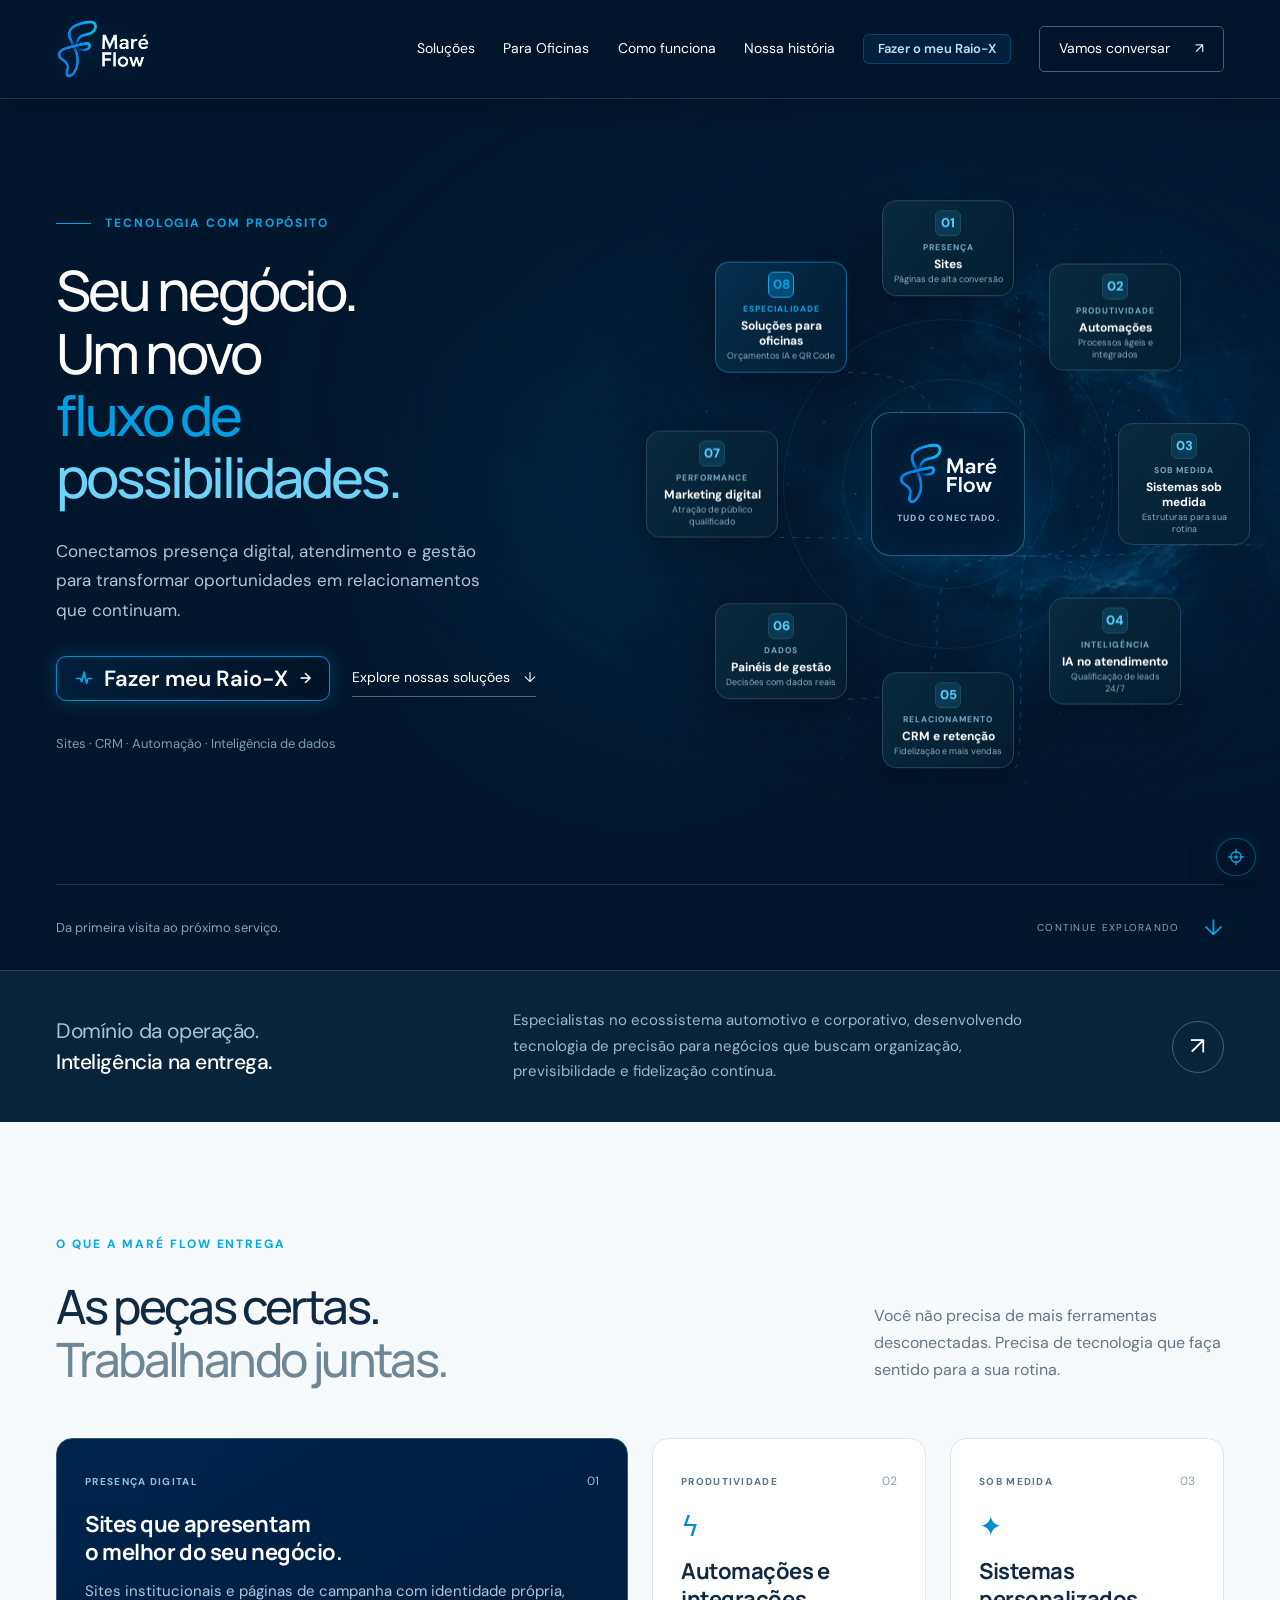
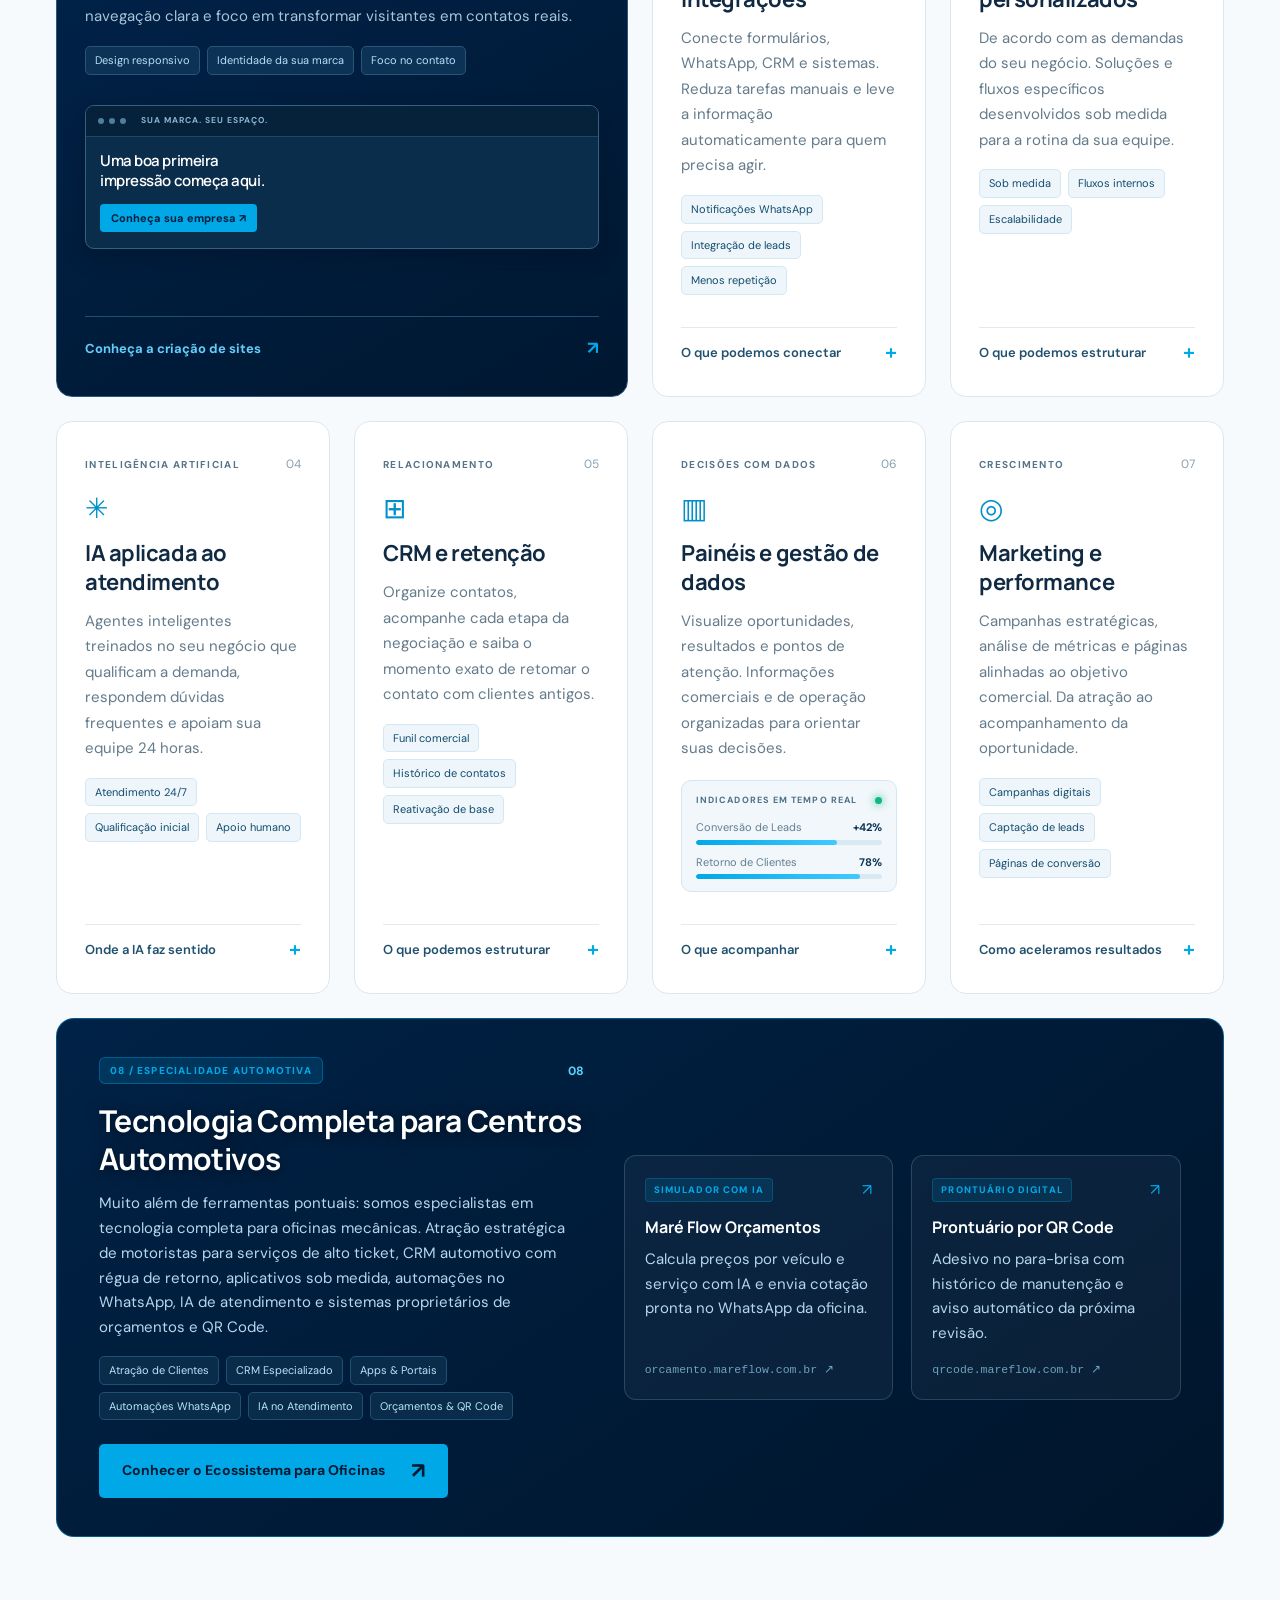
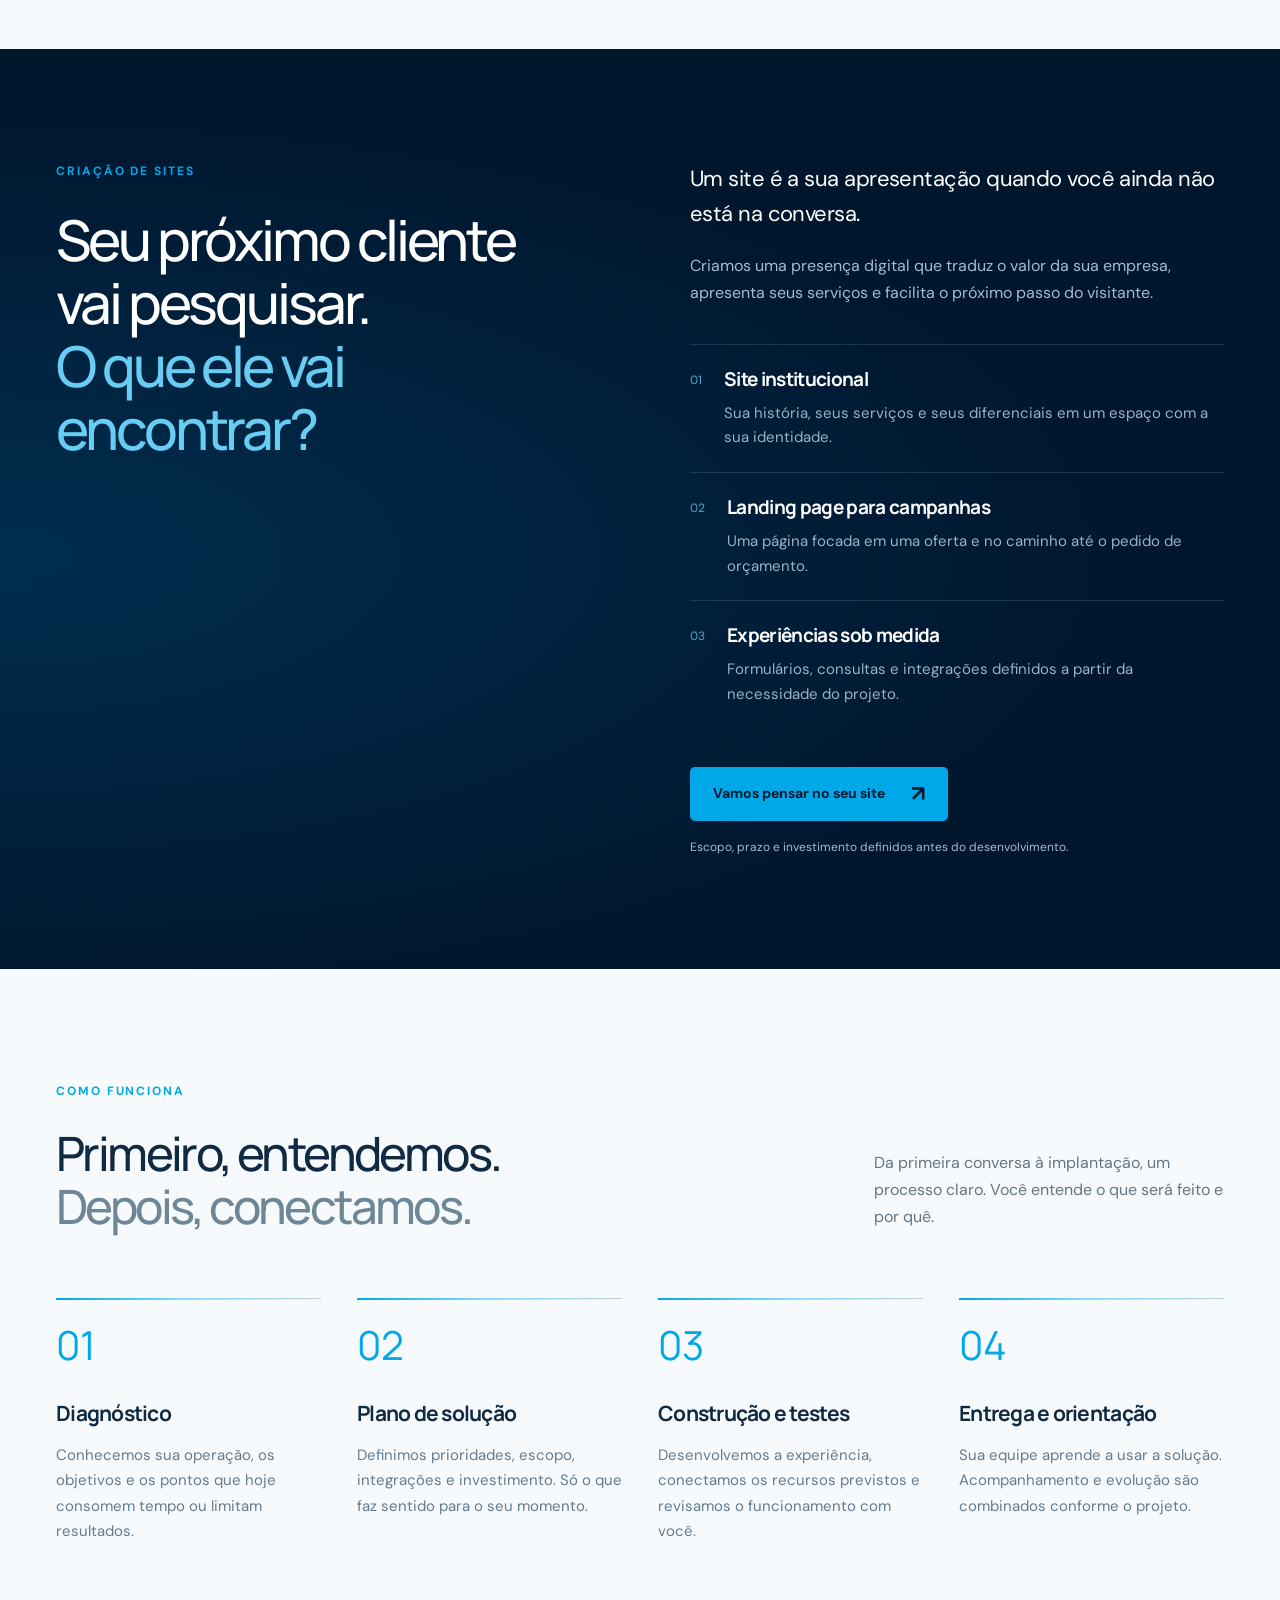
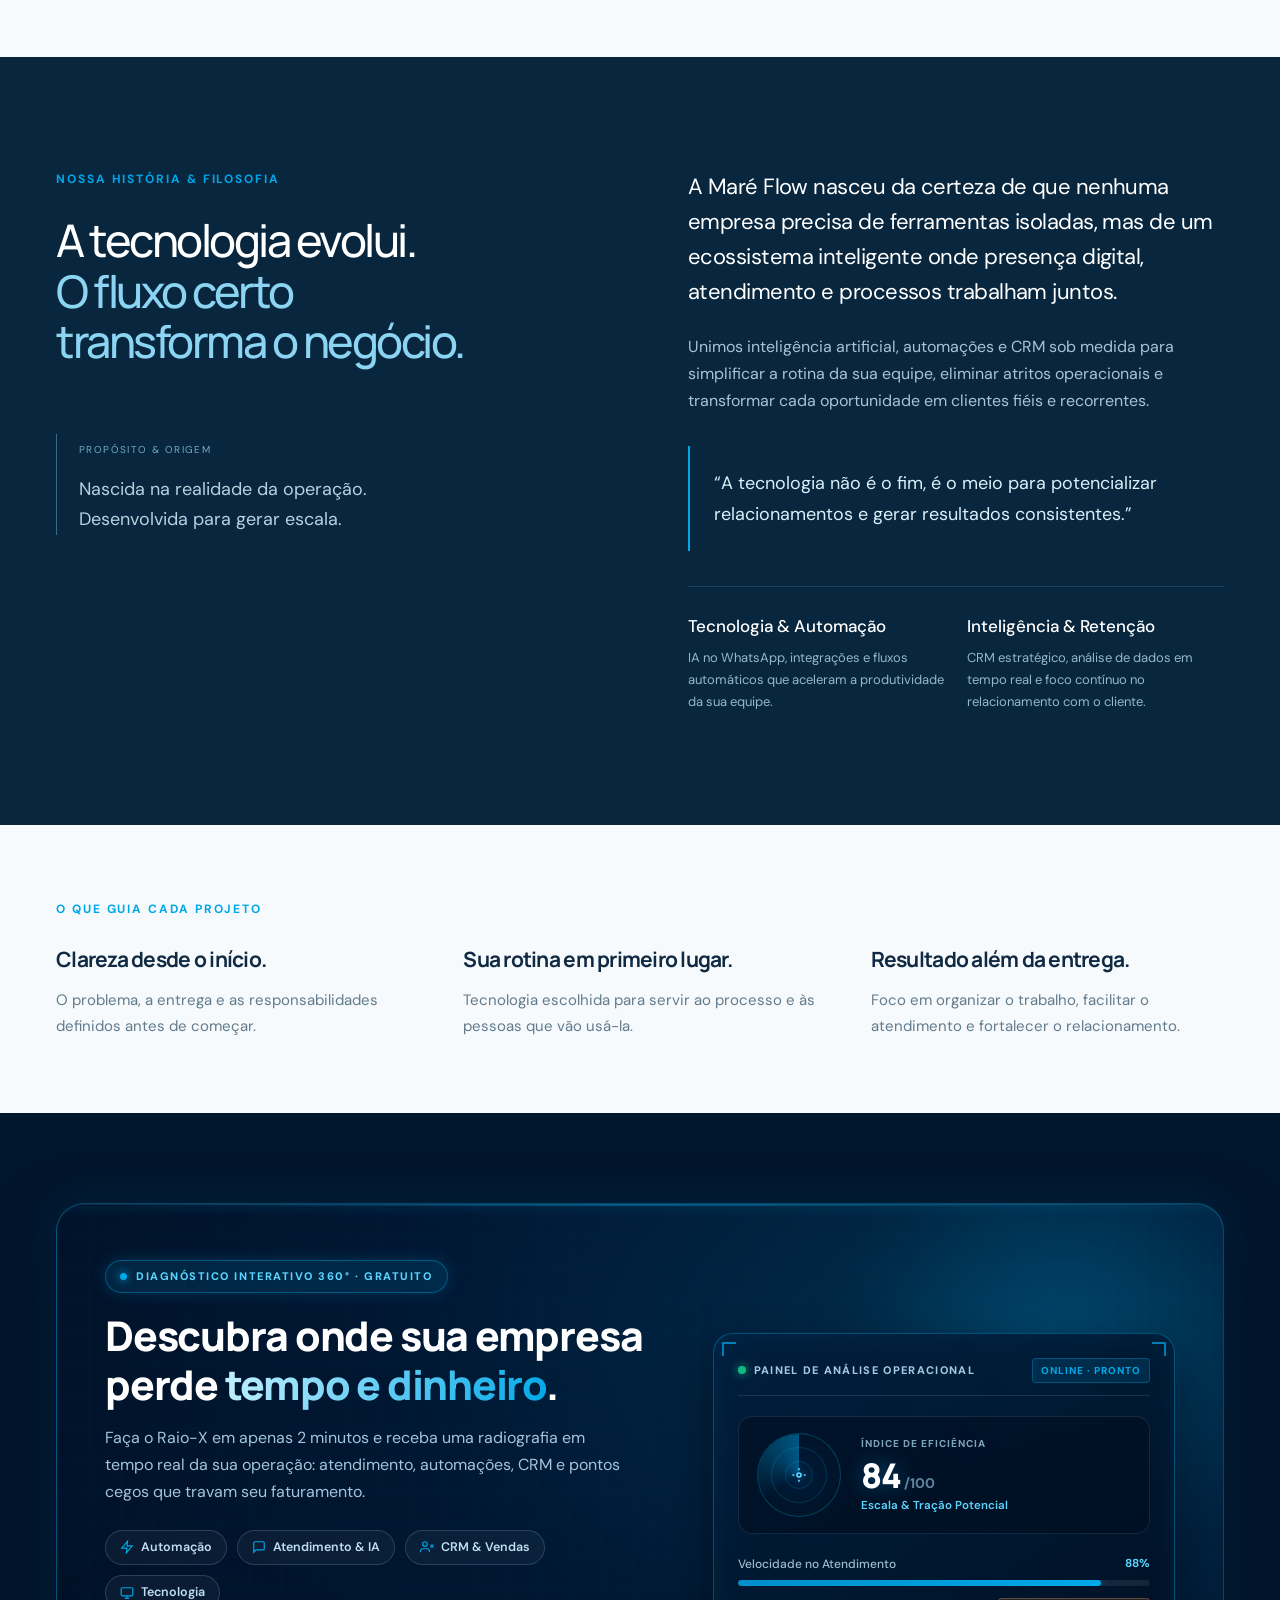
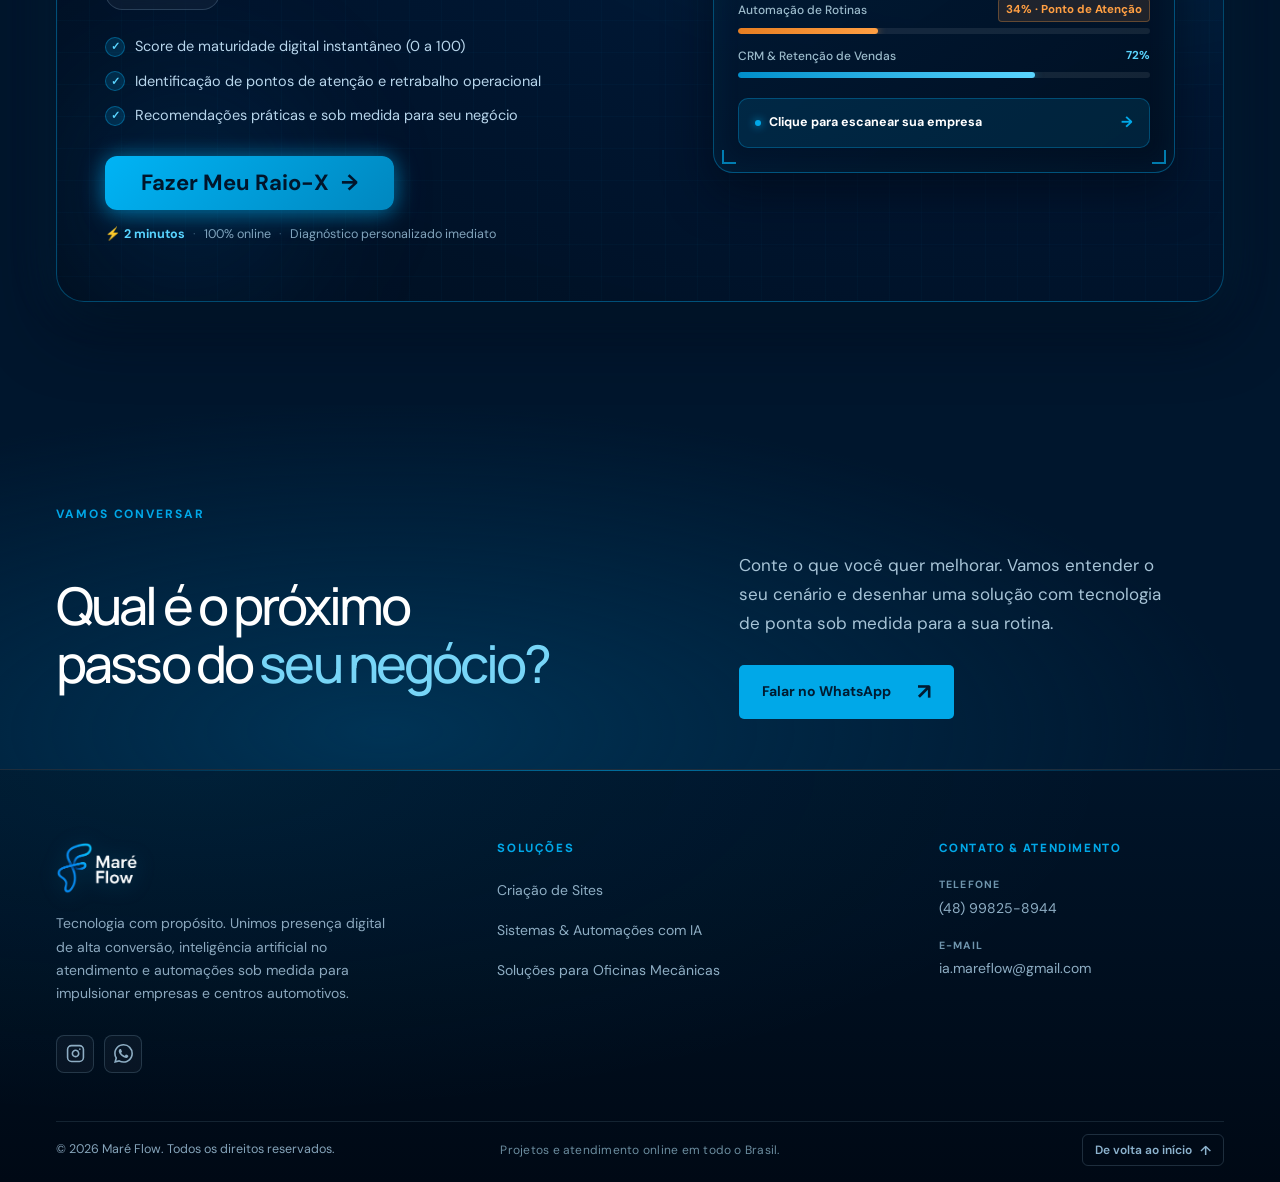
<file: index.html>
<!DOCTYPE html>
<html lang="pt-BR">
<head>
  <meta charset="UTF-8"><meta name="viewport" content="width=device-width,initial-scale=1">
  <meta name="theme-color" content="#00162d">
  <title>Maré Flow — Sites, CRM e automação para empresas</title>
  <meta name="description" content="Da primeira visita ao próximo serviço. A Maré Flow conecta sites, CRM, automação, IA e dados para atrair, atender e fidelizar clientes.">
  <link rel="icon" type="image/png" sizes="32x32" href="favicon-32x32.png?v=4">
  <link rel="icon" type="image/png" sizes="192x192" href="favicon.png?v=4">
  <link rel="icon" type="image/svg+xml" href="favicon.svg?v=4">
  <link rel="apple-touch-icon" href="favicon.png?v=4">
  <link rel="shortcut icon" href="favicon.ico?v=4">
  <link rel="stylesheet" href="styles.css"><link rel="stylesheet" href="motion.css"><script src="script.js" defer></script>
</head>
<body>
  <a class="skip" href="#principal">Pular para o conteúdo</a>
  <header class="header"><div class="container nav-inner">
    <a href="#inicio" class="brand" aria-label="Maré Flow, início"><img src="images/logo.png" alt="Maré Flow" width="1024" height="1024"></a>
    <button class="menu-toggle" type="button" aria-expanded="false" aria-controls="navigation" aria-label="Abrir menu"><span></span><span></span></button>
    <nav id="navigation" aria-label="Menu principal"><a href="#solucoes">Soluções</a><a href="oficinas.html">Para Oficinas</a><a href="#metodo">Como funciona</a><a href="#sobre">Nossa história</a><a href="#raio-x-modal" class="nav-rx-link raio-x-trigger-btn">Fazer o meu Raio-X</a><a class="nav-cta" href="https://wa.me/5548998258944?text=Ol%C3%A1!%20Gostaria%20de%20conversar%20sobre%20as%20solu%C3%A7%C3%B5es%20da%20Mar%C3%A9%20Flow." target="_blank" rel="noopener noreferrer">Vamos conversar <span aria-hidden="true">↗</span></a></nav>
  </div></header>
  <main id="principal">
    <section id="inicio" class="hero"><div class="hero-glow" aria-hidden="true"></div><div class="container hero-grid">
      <div class="hero-copy">
        <p class="eyebrow"><span class="line"></span> TECNOLOGIA COM PROPÓSITO</p>
        <h1>Seu negócio.<br>Um novo<br><span class="hero-text-blue">fluxo de</span><br><span class="hero-text-cyan">possibilidades.</span></h1>
        <p class="hero-description">Conectamos presença digital, atendimento e gestão para transformar oportunidades em relacionamentos que continuam.</p>
        <div class="hero-actions">
          <a href="#raio-x-modal" class="button hero-rx-cta magnetic raio-x-trigger-btn" id="hero-rx-cta-btn">
            <svg class="hero-rx-icon" viewBox="0 0 24 24" fill="none" stroke="currentColor" stroke-width="2.2" stroke-linecap="round" stroke-linejoin="round" aria-hidden="true">
              <path d="M2 12h4.5l2 4 3-12 3 14 2-6h4.5"/>
            </svg>
            <span>Fazer meu Raio-X</span>
            <span class="hero-rx-arrow" aria-hidden="true">→</span>
          </a>
          <a class="text-link" href="#solucoes">Explore nossas soluções <span aria-hidden="true">↓</span></a>
        </div>
        <p class="hero-footnote">Sites · CRM · Automação · Inteligência de dados</p>
      </div>
      <div class="flow-visual" aria-label="Constelação de soluções digitais da Maré Flow">
        <div class="galaxy-depth" aria-hidden="true"><img class="galaxy-image" src="images/galaxy.webp" alt="" width="1672" height="941"><canvas class="galaxy-particles"></canvas></div>
        <div class="orbit orbit-one" aria-hidden="true"></div><div class="orbit orbit-two" aria-hidden="true"></div><div class="orbit orbit-three" aria-hidden="true"></div>
        <svg class="connections" viewBox="0 0 580 640" aria-hidden="true"><path d=""/></svg>
        <button type="button" class="flow-core" aria-label="Iluminar as conexões da Maré Flow">
          <span class="core-logo"><img src="images/logo.png" alt="Maré Flow" width="512" height="512"></span>
          <span class="core-label">TUDO CONECTADO.</span>
        </button>
        <a class="flow-node node-1" href="#card-sites"><span class="node-icon" aria-hidden="true">01</span><div><small>PRESENÇA</small><strong>Sites</strong><span>Páginas de alta conversão</span></div></a>
        <a class="flow-node node-2" href="#card-automacao"><span class="node-icon" aria-hidden="true">02</span><div><small>PRODUTIVIDADE</small><strong>Automações</strong><span>Processos ágeis e integrados</span></div></a>
        <a class="flow-node node-3" href="#card-sistemas"><span class="node-icon" aria-hidden="true">03</span><div><small>SOB MEDIDA</small><strong>Sistemas sob medida</strong><span>Estruturas para sua rotina</span></div></a>
        <a class="flow-node node-4" href="#card-ia"><span class="node-icon" aria-hidden="true">04</span><div><small>INTELIGÊNCIA</small><strong>IA no atendimento</strong><span>Qualificação de leads 24/7</span></div></a>
        <a class="flow-node node-5" href="#card-crm"><span class="node-icon" aria-hidden="true">05</span><div><small>RELACIONAMENTO</small><strong>CRM e retenção</strong><span>Fidelização e mais vendas</span></div></a>
        <a class="flow-node node-6" href="#card-paineis"><span class="node-icon" aria-hidden="true">06</span><div><small>DADOS</small><strong>Painéis de gestão</strong><span>Decisões com dados reais</span></div></a>
        <a class="flow-node node-7" href="#card-marketing"><span class="node-icon" aria-hidden="true">07</span><div><small>PERFORMANCE</small><strong>Marketing digital</strong><span>Atração de público qualificado</span></div></a>
        <a class="flow-node node-8 node-specialty" href="#card-oficinas"><span class="node-icon" aria-hidden="true">08</span><div><small>ESPECIALIDADE</small><strong>Soluções para oficinas</strong><span>Orçamentos IA e QR Code</span></div></a>
      </div>
    </div><div class="container hero-bottom"><span>Da primeira visita ao próximo serviço.</span><a href="#solucoes" aria-label="Conhecer as soluções">CONTINUE EXPLORANDO <span aria-hidden="true">↓</span></a></div></section>

    <section class="intro-strip"><div class="container"><p>Domínio da operação.<br><strong>Inteligência na entrega.</strong></p><p>Especialistas no ecossistema automotivo e corporativo, desenvolvendo tecnologia de precisão para negócios que buscam organização, previsibilidade e fidelização contínua.</p><a href="oficinas.html" class="round-link" aria-label="Conheça as soluções para oficinas mecânicas">↗</a></div></section>

    <section id="solucoes" class="solutions section light"><div class="container"><div class="section-heading"><div><p class="eyebrow">O QUE A MARÉ FLOW ENTREGA</p><h2>As peças certas.<br><span>Trabalhando juntas.</span></h2></div><p>Você não precisa de mais ferramentas desconectadas. Precisa de tecnologia que faça sentido para a sua rotina.</p></div>
      <div class="service-grid">
        <article id="card-sites" class="service-card featured spotlight"><div class="card-top"><span class="service-label">PRESENÇA DIGITAL</span><span class="service-index">01</span></div><h3>Sites que apresentam<br>o melhor do seu negócio.</h3><p>Sites institucionais e páginas de campanha com identidade própria, navegação clara e foco em transformar visitantes em contatos reais.</p><div class="feature-chips"><span>Design responsivo</span><span>Identidade da sua marca</span><span>Foco no contato</span></div><div class="site-outline" aria-hidden="true"><div class="outline-toolbar"><i></i><i></i><i></i><span>SUA MARCA. SEU ESPAÇO.</span></div><div class="outline-content"><span>Uma boa primeira<br>impressão começa aqui.</span><div class="outline-cta">Conheça sua empresa ↗</div></div></div><a href="#sites" class="card-link">Conheça a criação de sites <span>↗</span></a></article>
        
        <article id="card-automacao" class="service-card spotlight"><div class="card-top"><span class="service-label">PRODUTIVIDADE</span><span class="service-index">02</span></div><div class="service-symbol" aria-hidden="true">ϟ</div><h3>Automações e integrações</h3><p>Conecte formulários, WhatsApp, CRM e sistemas. Reduza tarefas manuais e leve a informação automaticamente para quem precisa agir.</p><div class="feature-chips"><span>Notificações WhatsApp</span><span>Integração de leads</span><span>Menos repetição</span></div><details><summary>O que podemos conectar <span>+</span></summary><p>Entrada e distribuição de leads, notificações instantâneas, atualização de cadastros e rotinas de acompanhamento comercial.</p></details></article>
        
        <article id="card-sistemas" class="service-card spotlight"><div class="card-top"><span class="service-label">SOB MEDIDA</span><span class="service-index">03</span></div><div class="service-symbol" aria-hidden="true">✦</div><h3>Sistemas personalizados</h3><p>De acordo com as demandas do seu negócio. Soluções e fluxos específicos desenvolvidos sob medida para a rotina da sua equipe.</p><div class="feature-chips"><span>Sob medida</span><span>Fluxos internos</span><span>Escalabilidade</span></div><details><summary>O que podemos estruturar <span>+</span></summary><p>Portais de clientes, esteiras operacionais, cadastros específicos e rotinas de atendimento adaptadas à sua empresa.</p></details></article>
        
        <article id="card-ia" class="service-card spotlight"><div class="card-top"><span class="service-label">INTELIGÊNCIA ARTIFICIAL</span><span class="service-index">04</span></div><div class="service-symbol" aria-hidden="true">✳</div><h3>IA aplicada ao atendimento</h3><p>Agentes inteligentes treinados no seu negócio que qualificam a demanda, respondem dúvidas frequentes e apoiam sua equipe 24 horas.</p><div class="feature-chips"><span>Atendimento 24/7</span><span>Qualificação inicial</span><span>Apoio humano</span></div><details><summary>Onde a IA faz sentido <span>+</span></summary><p>Triagem inicial de clientes, consulta a dados autorizados e apoio ao agendamento, sempre com transição suave para atendimento humano.</p></details></article>
        
        <article id="card-crm" class="service-card spotlight"><div class="card-top"><span class="service-label">RELACIONAMENTO</span><span class="service-index">05</span></div><div class="service-symbol" aria-hidden="true">⊞</div><h3>CRM e retenção</h3><p>Organize contatos, acompanhe cada etapa da negociação e saiba o momento exato de retomar o contato com clientes antigos.</p><div class="feature-chips"><span>Funil comercial</span><span>Histórico de contatos</span><span>Reativação de base</span></div><details><summary>O que podemos estruturar <span>+</span></summary><p>Funil de vendas organizado, responsáveis por etapa, cadências de acompanhamento e segmentação para reativação de clientes.</p></details></article>
        
        <article id="card-paineis" class="service-card spotlight"><div class="card-top"><span class="service-label">DECISÕES COM DADOS</span><span class="service-index">06</span></div><div class="service-symbol" aria-hidden="true">▥</div><h3>Painéis e gestão de dados</h3><p>Visualize oportunidades, resultados e pontos de atenção. Informações comerciais e de operação organizadas para orientar suas decisões.</p><div class="panel-mini-preview" aria-hidden="true"><div class="p-preview-header"><span>INDICADORES EM TEMPO REAL</span><i class="p-pulse-green"></i></div><div class="p-preview-bars"><div class="p-bar-item"><div class="p-bar-labels"><small>Conversão de Leads</small><strong>+42%</strong></div><div class="p-bar-track"><div class="p-bar-fill p-fill-1"></div></div></div><div class="p-bar-item"><div class="p-bar-labels"><small>Retorno de Clientes</small><strong>78%</strong></div><div class="p-bar-track"><div class="p-bar-fill p-fill-2"></div></div></div></div></div><details><summary>O que acompanhar <span>+</span></summary><p>Origem dos contatos, conversão, ticket médio, produtividade da equipe e retorno de clientes.</p></details></article>

        <article id="card-marketing" class="service-card spotlight"><div class="card-top"><span class="service-label">CRESCIMENTO</span><span class="service-index">07</span></div><div class="service-symbol" aria-hidden="true">◎</div><h3>Marketing e performance</h3><p>Campanhas estratégicas, análise de métricas e páginas alinhadas ao objetivo comercial. Da atração ao acompanhamento da oportunidade.</p><div class="feature-chips"><span>Campanhas digitais</span><span>Captação de leads</span><span>Páginas de conversão</span></div><details><summary>Como aceleramos resultados <span>+</span></summary><p>Anúncios focados no público certo, rastreamento de conversão e estratégias integradas ao seu funil comercial.</p></details></article>

        <!-- CARD 08 COMPRIDO HORIZONTAL: SOLUÇÕES PARA OFICINAS -->
        <article id="card-oficinas" class="service-card workshop-full-card spotlight">
          <div class="workshop-full-inner">
            <div class="w-full-content">
              <div class="card-top"><span class="service-label-badge">08 / ESPECIALIDADE AUTOMOTIVA</span><span class="service-index">08</span></div>
              <h3>Tecnologia Completa para Centros Automotivos</h3>
              <p>Muito além de ferramentas pontuais: somos especialistas em tecnologia completa para oficinas mecânicas. Atração estratégica de motoristas para serviços de alto ticket, CRM automotivo com régua de retorno, aplicativos sob medida, automações no WhatsApp, IA de atendimento e sistemas proprietários de orçamentos e QR Code.</p>
              <div class="feature-chips"><span>Atração de Clientes</span><span>CRM Especializado</span><span>Apps & Portais</span><span>Automações WhatsApp</span><span>IA no Atendimento</span><span>Orçamentos & QR Code</span></div>
              <div class="w-full-actions"><a href="oficinas.html" class="button primary magnetic">Conhecer o Ecossistema para Oficinas <span>↗</span></a></div>
            </div>
            <div class="w-full-tools">
              <a href="https://orcamento.mareflow.com.br/" target="_blank" rel="noopener noreferrer" class="w-tool-box">
                <div class="w-tool-header"><span class="w-tool-tag">SIMULADOR COM IA</span><span class="w-tool-arrow">↗</span></div>
                <h4>Maré Flow Orçamentos</h4>
                <p>Calcula preços por veículo e serviço com IA e envia cotação pronta no WhatsApp da oficina.</p>
                <span class="w-tool-url">orcamento.mareflow.com.br ↗</span>
              </a>
              <a href="https://qrcode.mareflow.com.br/index" target="_blank" rel="noopener noreferrer" class="w-tool-box">
                <div class="w-tool-header"><span class="w-tool-tag">PRONTUÁRIO DIGITAL</span><span class="w-tool-arrow">↗</span></div>
                <h4>Prontuário por QR Code</h4>
                <p>Adesivo no para-brisa com histórico de manutenção e aviso automático da próxima revisão.</p>
                <span class="w-tool-url">qrcode.mareflow.com.br ↗</span>
              </a>
            </div>
          </div>
        </article>
      </div>
    </div></section>

    <section id="sites" class="sites-section section"><div class="container sites-grid"><div class="sites-title"><p class="eyebrow">CRIAÇÃO DE SITES</p><h2>Seu próximo cliente<br>vai pesquisar.<br><em>O que ele vai<br>encontrar?</em></h2></div><div class="sites-content"><p class="lead">Um site é a sua apresentação quando você ainda não está na conversa.</p><p>Criamos uma presença digital que traduz o valor da sua empresa, apresenta seus serviços e facilita o próximo passo do visitante.</p><div class="sites-list"><div><span>01</span><div><h3>Site institucional</h3><p>Sua história, seus serviços e seus diferenciais em um espaço com a sua identidade.</p></div></div><div><span>02</span><div><h3>Landing page para campanhas</h3><p>Uma página focada em uma oferta e no caminho até o pedido de orçamento.</p></div></div><div><span>03</span><div><h3>Experiências sob medida</h3><p>Formulários, consultas e integrações definidos a partir da necessidade do projeto.</p></div></div></div><a class="button primary magnetic" href="https://wa.me/5548998258944?text=Ol%C3%A1!%20Gostaria%20de%20pensar%20no%20meu%20site%20com%20a%20Mar%C3%A9%20Flow." target="_blank" rel="noopener noreferrer">Vamos pensar no seu site <span>↗</span></a><p class="small-note">Escopo, prazo e investimento definidos antes do desenvolvimento.</p></div></div></section>

    <section id="metodo" class="section light method"><div class="container"><div class="section-heading"><div><p class="eyebrow">COMO FUNCIONA</p><h2>Primeiro, entendemos.<br><span>Depois, conectamos.</span></h2></div><p>Da primeira conversa à implantação, um processo claro. Você entende o que será feito e por quê.</p></div><div class="steps"><article><span class="step-number">01</span><h3>Diagnóstico</h3><p>Conhecemos sua operação, os objetivos e os pontos que hoje consomem tempo ou limitam resultados.</p></article><article><span class="step-number">02</span><h3>Plano de solução</h3><p>Definimos prioridades, escopo, integrações e investimento. Só o que faz sentido para o seu momento.</p></article><article><span class="step-number">03</span><h3>Construção e testes</h3><p>Desenvolvemos a experiência, conectamos os recursos previstos e revisamos o funcionamento com você.</p></article><article><span class="step-number">04</span><h3>Entrega e orientação</h3><p>Sua equipe aprende a usar a solução. Acompanhamento e evolução são combinados conforme o projeto.</p></article></div></div></section>

    <section id="sobre" class="section about"><div class="container about-grid"><div class="about-heading"><p class="eyebrow">NOSSA HISTÓRIA & FILOSOFIA</p><h2>A tecnologia evolui.<br><em>O fluxo certo<br>transforma o negócio.</em></h2><div class="origin"><span>PROPÓSITO & ORIGEM</span><p>Nascida na realidade da operação.<br>Desenvolvida para gerar escala.</p></div></div><div class="about-story"><p class="lead">A Maré Flow nasceu da certeza de que nenhuma empresa precisa de ferramentas isoladas, mas de um ecossistema inteligente onde presença digital, atendimento e processos trabalham juntos.</p><p>Unimos inteligência artificial, automações e CRM sob medida para simplificar a rotina da sua equipe, eliminar atritos operacionais e transformar cada oportunidade em clientes fiéis e recorrentes.</p><blockquote>“A tecnologia não é o fim, é o meio para potencializar relacionamentos e gerar resultados consistentes.”</blockquote><div class="people"><div><strong>Tecnologia & Automação</strong><span>IA no WhatsApp, integrações e fluxos automáticos que aceleram a produtividade da sua equipe.</span></div><div><strong>Inteligência & Retenção</strong><span>CRM estratégico, análise de dados em tempo real e foco contínuo no relacionamento com o cliente.</span></div></div></div></div></section>

    <section class="principles section light"><div class="container"><p class="eyebrow">O QUE GUIA CADA PROJETO</p><div class="principle-grid"><article><h3>Clareza desde o início.</h3><p>O problema, a entrega e as responsabilidades definidos antes de começar.</p></article><article><h3>Sua rotina em primeiro lugar.</h3><p>Tecnologia escolhida para servir ao processo e às pessoas que vão usá-la.</p></article><article><h3>Resultado além da entrega.</h3><p>Foco em organizar o trabalho, facilitar o atendimento e fortalecer o relacionamento.</p></article></div></div></section>

    <!-- SEÇÃO DESTAQUE: RAIO-X DIGITAL MARÉ FLOW -->
    <section id="raio-x" class="raio-x-cta-section section">
      <div class="container">
        <div class="raio-x-cta-card">
          <!-- Background ambient lights & cyber aesthetics -->
          <div class="raio-x-cta-glow raio-x-glow-1" aria-hidden="true"></div>
          <div class="raio-x-cta-glow raio-x-glow-2" aria-hidden="true"></div>
          <div class="rx-cyber-grid" aria-hidden="true"></div>
          <div class="rx-scanline" aria-hidden="true"></div>

          <div class="raio-x-cta-layout">
            <!-- Left Column: Magnetic Copy & Direct Action -->
            <div class="raio-x-cta-col-main">
              <div class="raio-x-badge-wrap">
                <span class="raio-x-badge">
                  <span class="rx-pulse-dot" aria-hidden="true"></span>
                  DIAGNÓSTICO INTERATIVO 360° · GRATUITO
                </span>
              </div>

              <h2 class="raio-x-cta-title">
                Descubra onde sua empresa perde <em>tempo e dinheiro</em>.
              </h2>
              
              <p class="raio-x-cta-subtext">
                Faça o Raio-X em apenas 2 minutos e receba uma radiografia em tempo real da sua operação: atendimento, automações, CRM e pontos cegos que travam seu faturamento.
              </p>

              <!-- Diagnostic Pillars Chips -->
              <div class="raio-x-pillars-tags">
                <span class="rx-tag-pill">
                  <svg class="rx-tag-icon" viewBox="0 0 24 24" fill="none" stroke="currentColor" stroke-width="2"><polygon points="13 2 3 14 12 14 11 22 21 10 12 10 13 2"/></svg>
                  Automação
                </span>
                <span class="rx-tag-pill">
                  <svg class="rx-tag-icon" viewBox="0 0 24 24" fill="none" stroke="currentColor" stroke-width="2"><path d="M21 15a2 2 0 0 1-2 2H7l-4 4V5a2 2 0 0 1 2-2h14a2 2 0 0 1 2 2z"/></svg>
                  Atendimento &amp; IA
                </span>
                <span class="rx-tag-pill">
                  <svg class="rx-tag-icon" viewBox="0 0 24 24" fill="none" stroke="currentColor" stroke-width="2"><path d="M16 21v-2a4 4 0 0 0-4-4H5a4 4 0 0 0-4 4v2"/><circle cx="8.5" cy="7" r="4"/><line x1="18" y1="8" x2="23" y2="13"/><line x1="23" y1="8" x2="18" y2="13"/></svg>
                  CRM &amp; Vendas
                </span>
                <span class="rx-tag-pill">
                  <svg class="rx-tag-icon" viewBox="0 0 24 24" fill="none" stroke="currentColor" stroke-width="2"><rect x="2" y="3" width="20" height="14" rx="2" ry="2"/><line x1="8" y1="21" x2="16" y2="21"/><line x1="12" y1="17" x2="12" y2="21"/></svg>
                  Tecnologia
                </span>
              </div>

              <!-- Quick Highlights / Benefits Checklist -->
              <div class="raio-x-benefits">
                <div class="rx-benefit-item">
                  <span class="rx-b-icon">✓</span>
                  <span>Score de maturidade digital instantâneo (0 a 100)</span>
                </div>
                <div class="rx-benefit-item">
                  <span class="rx-b-icon">✓</span>
                  <span>Identificação de pontos de atenção e retrabalho operacional</span>
                </div>
                <div class="rx-benefit-item">
                  <span class="rx-b-icon">✓</span>
                  <span>Recomendações práticas e sob medida para seu negócio</span>
                </div>
              </div>

              <!-- Primary Magnetic CTA -->
              <div class="raio-x-cta-actions">
                <button type="button" class="button primary magnetic raio-x-trigger-btn rx-btn-glow" id="open-raio-x-btn">
                  <span class="rx-btn-text">Fazer Meu Raio-X</span>
                  <span class="rx-btn-arrow" aria-hidden="true">→</span>
                </button>
                <div class="raio-x-quick-info">
                  <span class="rx-info-bullet">⚡ 2 minutos</span>
                  <span class="rx-info-sep">·</span>
                  <span>100% online</span>
                  <span class="rx-info-sep">·</span>
                  <span>Diagnóstico personalizado imediato</span>
                </div>
              </div>
            </div>

            <!-- Right Column: Interactive Diagnostic HUD / Scanner Device Preview -->
            <div class="raio-x-cta-col-visual">
              <div class="rx-hud-preview raio-x-trigger-btn" role="button" tabindex="0" title="Clique para iniciar o diagnóstico">
                
                <!-- HUD Corner Accents -->
                <div class="rx-hud-corner rx-corner-tl" aria-hidden="true"></div>
                <div class="rx-hud-corner rx-corner-tr" aria-hidden="true"></div>
                <div class="rx-hud-corner rx-corner-bl" aria-hidden="true"></div>
                <div class="rx-hud-corner rx-corner-br" aria-hidden="true"></div>

                <!-- HUD Top Status Bar -->
                <div class="rx-hud-header">
                  <div class="rx-hud-status">
                    <span class="rx-hud-pulse"></span>
                    <span class="rx-hud-title">PAINEL DE ANÁLISE OPERACIONAL</span>
                  </div>
                  <span class="rx-hud-tag">ONLINE · PRONTO</span>
                </div>

                <!-- HUD Radar & Live Gauge Center -->
                <div class="rx-hud-radar-block">
                  <div class="rx-hud-radar" aria-hidden="true">
                    <div class="rx-h-ring rx-h-ring-1"></div>
                    <div class="rx-h-ring rx-h-ring-2"></div>
                    <div class="rx-h-ring rx-h-ring-3"></div>
                    <div class="rx-h-sweep"></div>
                    <div class="rx-h-core">
                      <svg class="rx-h-core-icon" viewBox="0 0 24 24" fill="none" stroke="currentColor" stroke-width="2.5">
                        <circle cx="12" cy="12" r="3"/>
                        <path d="M12 2v3M12 19v3M2 12h3M19 12h3"/>
                      </svg>
                    </div>
                  </div>

                  <div class="rx-hud-score-preview">
                    <div class="rx-score-badge">ÍNDICE DE EFICIÊNCIA</div>
                    <div class="rx-score-val-wrap">
                      <span class="rx-score-val-number">84</span>
                      <span class="rx-score-val-max">/100</span>
                    </div>
                    <span class="rx-score-status">Escala &amp; Tração Potencial</span>
                  </div>
                </div>

                <!-- HUD Metric Scanners (Animated bars) -->
                <div class="rx-hud-bars">
                  <div class="rx-hud-bar-row">
                    <div class="rx-hud-bar-meta">
                      <span class="rx-bar-label">Velocidade no Atendimento</span>
                      <span class="rx-bar-val rx-val-cyan">88%</span>
                    </div>
                    <div class="rx-hud-bar-track">
                      <div class="rx-hud-bar-fill rx-fill-high"></div>
                    </div>
                  </div>

                  <div class="rx-hud-bar-row">
                    <div class="rx-hud-bar-meta">
                      <span class="rx-bar-label">Automação de Rotinas</span>
                      <span class="rx-bar-val rx-val-alert">34% · Ponto de Atenção</span>
                    </div>
                    <div class="rx-hud-bar-track">
                      <div class="rx-hud-bar-fill rx-fill-warn"></div>
                    </div>
                  </div>

                  <div class="rx-hud-bar-row">
                    <div class="rx-hud-bar-meta">
                      <span class="rx-bar-label">CRM &amp; Retenção de Vendas</span>
                      <span class="rx-bar-val rx-val-cyan">72%</span>
                    </div>
                    <div class="rx-hud-bar-track">
                      <div class="rx-hud-bar-fill rx-fill-med"></div>
                    </div>
                  </div>
                </div>

                <!-- HUD Click Trigger Banner -->
                <div class="rx-hud-cta-banner">
                  <div class="rx-hud-prompt">
                    <span class="rx-hud-prompt-dot"></span>
                    <span>Clique para escanear sua empresa</span>
                  </div>
                  <span class="rx-hud-arrow">→</span>
                </div>

              </div>
            </div>
          </div>
        </div>
      </div>
    </section>

    <section id="contato" class="contact section"><div class="container"><p class="eyebrow">VAMOS CONVERSAR</p><div class="contact-grid"><h2>Qual é o próximo<br>passo do <em>seu negócio?</em></h2><div><p>Conte o que você quer melhorar. Vamos entender o seu cenário e desenhar uma solução com tecnologia de ponta sob medida para a sua rotina.</p><a class="button primary magnetic" href="https://wa.me/5548998258944?text=Ol%C3%A1!%20Gostaria%20de%20conversar%20com%20a%20Mar%C3%A9%20Flow%20sobre%20meu%20projeto." target="_blank" rel="noopener noreferrer">Falar no WhatsApp <span>↗</span></a></div></div></div></section>

    <!-- MODAL IMERSIVO: RAIO-X DIGITAL MARÉ FLOW -->
    <div id="raio-x-modal" class="raio-x-modal" aria-hidden="true" role="dialog" aria-modal="true" aria-labelledby="rx-title">
      <div class="raio-x-backdrop" id="rx-backdrop"></div>
      
      <div class="raio-x-dialog">
        <!-- Close Button -->
        <button type="button" class="raio-x-close-btn" id="rx-close-btn" aria-label="Fechar Raio-X">
          <svg width="20" height="20" viewBox="0 0 24 24" fill="none" stroke="currentColor" stroke-width="2" stroke-linecap="round" stroke-linejoin="round" aria-hidden="true">
            <line x1="18" y1="6" x2="6" y2="18"></line>
            <line x1="6" y1="6" x2="18" y2="18"></line>
          </svg>
        </button>

        <!-- Progress Header (durante as perguntas) -->
        <div class="raio-x-header" id="rx-header" style="display: none;">
          <div class="rx-header-top">
            <button type="button" class="rx-back-btn" id="rx-back-btn" aria-label="Voltar para pergunta anterior">
              <span aria-hidden="true">←</span> Voltar
            </button>
            <span class="rx-step-indicator" id="rx-step-indicator">Pergunta 1 de 8</span>
          </div>
          <div class="rx-progress-track">
            <div class="rx-progress-fill" id="rx-progress-fill" style="width: 12.5%;"></div>
          </div>
        </div>

        <div class="raio-x-body">
          <!-- TELA 0: APRESENTAÇÃO HUD -->
          <div class="rx-step-panel rx-welcome-panel active" id="rx-step-welcome">

            <!-- HUD Top Status Bar -->
            <div class="rx-hud-header">
              <div class="rx-hud-status">
                <span class="rx-hud-pulse"></span>
                <span class="rx-hud-title">PAINEL DE ANÁLISE OPERACIONAL</span>
              </div>
              <span class="rx-hud-tag">ONLINE · PRONTO</span>
            </div>

            <!-- Glowing Badge -->
            <div class="rx-badge-wrap">
              <span class="raio-x-badge">
                <span class="rx-pulse-dot"></span>
                DIAGNÓSTICO INTERATIVO 360°
              </span>
            </div>

            <h2 class="rx-main-title" id="rx-title">RAIO-X <span class="rx-title-gradient">DIGITAL</span> <span class="rx-title-blue">MARÉ FLOW</span></h2>
            <p class="rx-welcome-desc">
              Descubra o índice de eficiência e as principais oportunidades da sua operação.
            </p>
            
            <!-- CARD DO PAINEL DE ANÁLISE (Índice de Eficiência & Telemetria) -->
            <div class="rx-welcome-hud-card">
              <!-- HUD Corner Accents -->
              <div class="rx-hud-corner rx-corner-tl" aria-hidden="true"></div>
              <div class="rx-hud-corner rx-corner-tr" aria-hidden="true"></div>
              <div class="rx-hud-corner rx-corner-bl" aria-hidden="true"></div>
              <div class="rx-hud-corner rx-corner-br" aria-hidden="true"></div>
              
              <!-- Bloco Central: Radar & Índice de Eficiência -->
              <div class="rx-hud-radar-block rx-welcome-radar-block">
                <div class="rx-hud-radar" aria-hidden="true">
                  <div class="rx-h-ring rx-h-ring-1"></div>
                  <div class="rx-h-ring rx-h-ring-2"></div>
                  <div class="rx-h-ring rx-h-ring-3"></div>
                  <div class="rx-h-sweep"></div>
                  <div class="rx-h-core">
                    <svg class="rx-h-core-icon" viewBox="0 0 24 24" fill="none" stroke="currentColor" stroke-width="2.5">
                      <circle cx="12" cy="12" r="3"/>
                      <path d="M12 2v3M12 19v3M2 12h3M19 12h3"/>
                    </svg>
                  </div>
                </div>

                <div class="rx-hud-score-preview">
                  <div class="rx-score-badge">ÍNDICE DE EFICIÊNCIA OPERACIONAL</div>
                  <div class="rx-score-val-wrap">
                    <span class="rx-score-val-number">84</span>
                    <span class="rx-score-val-max">/100</span>
                  </div>
                  <span class="rx-score-status">Exemplo de Diagnóstico · Escala &amp; Tração</span>
                </div>
              </div>

              <!-- 5 Pilares Estratégicos Analisados -->
              <div class="rx-welcome-pillars-wrap">
                <span class="rx-welcome-p-label">5 PILARES ESTRATÉGICOS ANALISADOS</span>
                <div class="raio-x-pillars-tags rx-welcome-tags">
                  <span class="rx-tag-pill">
                    <svg class="rx-tag-icon" viewBox="0 0 24 24" fill="none" stroke="currentColor" stroke-width="2">
                      <path d="M21 11.5a8.38 8.38 0 0 1-.9 3.8 8.5 8.5 0 0 1-7.6 4.7 8.38 8.38 0 0 1-3.8-.9L3 21l1.9-5.7a8.38 8.38 0 0 1-.9-3.8 8.5 8.5 0 0 1 4.7-7.6 8.38 8.38 0 0 1 3.8-.9h.5a8.48 8.48 0 0 1 8 8v.5z"/>
                    </svg>
                    Atendimento
                  </span>
                  <span class="rx-tag-pill">
                    <svg class="rx-tag-icon" viewBox="0 0 24 24" fill="none" stroke="currentColor" stroke-width="2">
                      <circle cx="12" cy="12" r="9"/><circle cx="12" cy="12" r="5"/><circle cx="12" cy="12" r="1.5" fill="currentColor"/>
                    </svg>
                    Comercial
                  </span>
                  <span class="rx-tag-pill">
                    <svg class="rx-tag-icon" viewBox="0 0 24 24" fill="none" stroke="currentColor" stroke-width="2">
                      <polygon points="13 2 3 14 12 14 11 22 21 10 12 10 13 2"/>
                    </svg>
                    Automação
                  </span>
                  <span class="rx-tag-pill">
                    <svg class="rx-tag-icon" viewBox="0 0 24 24" fill="none" stroke="currentColor" stroke-width="2">
                      <path d="M3 20h18"/><rect x="5" y="11" width="3.5" height="9" rx="1"/><rect x="10.25" y="5" width="3.5" height="15" rx="1"/><rect x="15.5" y="8.5" width="3.5" height="11.5" rx="1"/>
                    </svg>
                    Dados
                  </span>
                  <span class="rx-tag-pill">
                    <svg class="rx-tag-icon" viewBox="0 0 24 24" fill="none" stroke="currentColor" stroke-width="2">
                      <rect x="3" y="4" width="18" height="12" rx="2"/><line x1="2" y1="20" x2="22" y2="20"/><line x1="9" y1="16" x2="15" y2="16"/>
                    </svg>
                    Tecnologia
                  </span>
                </div>
              </div>

              <!-- Benefícios Rápidos do Diagnóstico -->
              <div class="raio-x-benefits rx-welcome-benefits">
                <div class="rx-benefit-item">
                  <span class="rx-b-icon">✓</span>
                  <span>Score de maturidade digital instantâneo (0 a 100)</span>
                </div>
                <div class="rx-benefit-item">
                  <span class="rx-b-icon">✓</span>
                  <span>Identificação de pontos de atenção e retrabalho operacional</span>
                </div>
                <div class="rx-benefit-item">
                  <span class="rx-b-icon">✓</span>
                  <span>Recomendações práticas e sob medida para seu negócio</span>
                </div>
              </div>

            </div>

            <!-- CTA Footer -->
            <div class="rx-welcome-footer">
              <button type="button" class="button primary rx-start-btn rx-btn-glow" id="rx-start-btn">
                <span class="rx-btn-text">INICIAR MEU RAIO-X</span>
                <span class="rx-btn-arrow" aria-hidden="true">→</span>
              </button>
              <div class="raio-x-quick-info">
                <span class="rx-info-bullet">⚡ 2 minutos</span>
                <span class="rx-info-sep">·</span>
                <span>100% online</span>
                <span class="rx-info-sep">·</span>
                <span>Diagnóstico personalizado imediato</span>
              </div>
            </div>
          </div>

          <!-- TELA 1: QUESTIONÁRIO DINÂMICO -->
          <div class="rx-step-panel rx-question-panel" id="rx-step-question" style="display: none;">
            <div class="rx-question-header">
              <h3 class="rx-question-title" id="rx-question-text"></h3>
              <p class="rx-question-example" id="rx-question-example" style="display: none;"></p>
            </div>
            <div class="rx-options-list" id="rx-options-list" role="radiogroup"></div>
          </div>

          <!-- TELA 2: ANÁLISE / SCANNER ANIMADO -->
          <div class="rx-step-panel rx-scanning-panel" id="rx-step-scanning" style="display: none;">
            <div class="rx-radar-container" aria-hidden="true">
              <div class="rx-radar-ring rx-ring-1"></div>
              <div class="rx-radar-ring rx-ring-2"></div>
              <div class="rx-radar-ring rx-ring-3"></div>
              <div class="rx-radar-sweep"></div>
              <div class="rx-radar-center">✦</div>
            </div>
            <h3 class="rx-scanning-title">ANALISANDO SUA OPERAÇÃO...</h3>
            <div class="rx-scan-steps" id="rx-scan-steps">
              <div class="rx-scan-item" data-step="0"><span class="rx-scan-text">Analisando atendimento...</span> <span class="rx-scan-check">✓</span></div>
              <div class="rx-scan-item" data-step="1"><span class="rx-scan-text">Analisando processos...</span> <span class="rx-scan-check">✓</span></div>
              <div class="rx-scan-item" data-step="2"><span class="rx-scan-text">Analisando automações...</span> <span class="rx-scan-check">✓</span></div>
              <div class="rx-scan-item" data-step="3"><span class="rx-scan-text">Analisando dados...</span> <span class="rx-scan-check">✓</span></div>
              <div class="rx-scan-item" data-step="4"><span class="rx-scan-text">Identificando pontos de atenção...</span> <span class="rx-scan-check">✓</span></div>
            </div>
          </div>

          <!-- TELA 3: CAPTURA DE DADOS -->
          <div class="rx-step-panel rx-lead-panel" id="rx-step-lead" style="display: none;">
            <span class="rx-mini-badge">QUASE PRONTO</span>
            <h3 class="rx-lead-title">Seu Raio-X está quase pronto.</h3>
            <p class="rx-lead-desc">Preencha seus dados para gerar seu diagnóstico personalizado.</p>
            
            <form id="rx-lead-form" class="rx-form" novalidate>
              <div class="rx-input-group">
                <label for="rx-name">Nome *</label>
                <input type="text" id="rx-name" placeholder="Seu nome completo" required autocomplete="name" maxlength="80">
                <span class="rx-field-error" id="rx-name-error"></span>
              </div>
              <div class="rx-input-group">
                <label for="rx-whatsapp">WhatsApp *</label>
                <input type="tel" id="rx-whatsapp" placeholder="(48) 99999-9999" required autocomplete="tel" maxlength="16">
                <span class="rx-field-error" id="rx-whatsapp-error"></span>
              </div>
              <div class="rx-input-group">
                <label for="rx-email">E-mail *</label>
                <input type="email" id="rx-email" placeholder="seuemail@empresa.com" required autocomplete="email" maxlength="100">
                <span class="rx-field-error" id="rx-email-error"></span>
              </div>
              <div class="rx-checkbox-group">
                <label class="rx-checkbox-label">
                  <input type="checkbox" id="rx-consent" required checked>
                  <span class="rx-checkbox-custom" aria-hidden="true"></span>
                  <span class="rx-consent-text">Concordo em receber meu diagnóstico e ser contatado pela equipe Maré Flow.</span>
                </label>
                <span class="rx-field-error" id="rx-consent-error"></span>
              </div>
              <button type="submit" class="button primary rx-submit-btn" id="rx-submit-btn">
                <span class="rx-btn-text">GERAR MEU DIAGNÓSTICO →</span>
                <span class="rx-btn-spinner" style="display: none;" aria-hidden="true"></span>
              </button>
            </form>
          </div>

          <!-- TELA 4: RESULTADO VISUAL & DIAGNÓSTICO -->
          <div class="rx-step-panel rx-result-panel" id="rx-step-result" style="display: none;">
            
            <!-- HUD Corner Accents (Idêntico ao painel do site) -->
            <div class="rx-hud-corner rx-corner-tl" aria-hidden="true"></div>
            <div class="rx-hud-corner rx-corner-tr" aria-hidden="true"></div>
            <div class="rx-hud-corner rx-corner-bl" aria-hidden="true"></div>
            <div class="rx-hud-corner rx-corner-br" aria-hidden="true"></div>

            <!-- HUD Top Header -->
            <div class="rx-hud-header">
              <div class="rx-hud-status">
                <span class="rx-hud-pulse"></span>
                <span class="rx-hud-title">PAINEL DE ANÁLISE OPERACIONAL</span>
              </div>
              <span class="rx-hud-tag">DIAGNÓSTICO CONCLUÍDO</span>
            </div>

            <!-- SCORE CARD GERAL (Estilo HUD Radar & Gauge) -->
            <div class="rx-hud-radar-block rx-result-radar-block">
              <div class="rx-hud-radar rx-result-radar" id="rx-result-radar" aria-hidden="true">
                <div class="rx-h-ring rx-h-ring-1"></div>
                <div class="rx-h-ring rx-h-ring-2"></div>
                <div class="rx-h-ring rx-h-ring-3"></div>
                <div class="rx-h-sweep" id="rx-result-sweep"></div>
                <div class="rx-score-circle-wrapper">
                  <svg class="rx-score-svg" viewBox="0 0 120 120">
                    <circle class="rx-circle-bg" cx="60" cy="60" r="50"></circle>
                    <circle class="rx-circle-progress" id="rx-circle-progress" cx="60" cy="60" r="50"></circle>
                  </svg>
                </div>
              </div>

              <div class="rx-hud-score-preview rx-result-score-preview">
                <div class="rx-score-badge">ÍNDICE DE EFICIÊNCIA OPERACIONAL</div>
                <div class="rx-score-val-wrap">
                  <span class="rx-score-val-number" id="rx-score-val">0</span>
                  <span class="rx-score-val-max">/100</span>
                </div>
                <div class="rx-profile-badge-row">
                  <span class="rx-profile-title-text" id="rx-profile-title">OPERAÇÃO EM TRANSIÇÃO</span>
                  <span class="rx-general-badge" id="rx-general-badge">OPERAÇÃO EM EVOLUÇÃO</span>
                </div>
                <p class="rx-general-desc" id="rx-general-desc"></p>
                <p class="rx-profile-desc" id="rx-profile-desc" style="display: none;"></p>
              </div>
            </div>

            <!-- BARRAS DOS 5 PILARES (Estilo rx-hud-bars do painel do site) -->
            <div class="rx-hud-bars rx-result-bars">
              <div class="rx-pillar-bar-item rx-hud-bar-row" id="rx-pillar-item-atendimento">
                <div class="rx-hud-bar-meta">
                  <span class="rx-bar-label">Velocidade no Atendimento</span>
                  <div class="rx-bar-meta-right">
                    <span class="rx-p-tag" id="rx-tag-atendimento">--</span>
                    <span class="rx-p-val rx-val-cyan" id="rx-score-atendimento">0%</span>
                  </div>
                </div>
                <div class="rx-hud-bar-track">
                  <div class="rx-hud-bar-fill rx-p-bar" id="rx-bar-atendimento"></div>
                </div>
                <p class="rx-p-feedback" id="rx-feedback-atendimento"></p>
              </div>

              <div class="rx-pillar-bar-item rx-hud-bar-row" id="rx-pillar-item-comercial">
                <div class="rx-hud-bar-meta">
                  <span class="rx-bar-label">Processo Comercial &amp; CRM</span>
                  <div class="rx-bar-meta-right">
                    <span class="rx-p-tag" id="rx-tag-comercial">--</span>
                    <span class="rx-p-val rx-val-cyan" id="rx-score-comercial">0%</span>
                  </div>
                </div>
                <div class="rx-hud-bar-track">
                  <div class="rx-hud-bar-fill rx-p-bar" id="rx-bar-comercial"></div>
                </div>
                <p class="rx-p-feedback" id="rx-feedback-comercial"></p>
              </div>

              <div class="rx-pillar-bar-item rx-hud-bar-row" id="rx-pillar-item-automacao">
                <div class="rx-hud-bar-meta">
                  <span class="rx-bar-label">Automação de Rotinas</span>
                  <div class="rx-bar-meta-right">
                    <span class="rx-p-tag" id="rx-tag-automacao">--</span>
                    <span class="rx-p-val rx-val-cyan" id="rx-score-automacao">0%</span>
                  </div>
                </div>
                <div class="rx-hud-bar-track">
                  <div class="rx-hud-bar-fill rx-p-bar" id="rx-bar-automacao"></div>
                </div>
                <p class="rx-p-feedback" id="rx-feedback-automacao"></p>
              </div>

              <div class="rx-pillar-bar-item rx-hud-bar-row" id="rx-pillar-item-dados">
                <div class="rx-hud-bar-meta">
                  <span class="rx-bar-label">Inteligência &amp; Gestão de Dados</span>
                  <div class="rx-bar-meta-right">
                    <span class="rx-p-tag" id="rx-tag-dados">--</span>
                    <span class="rx-p-val rx-val-cyan" id="rx-score-dados">0%</span>
                  </div>
                </div>
                <div class="rx-hud-bar-track">
                  <div class="rx-hud-bar-fill rx-p-bar" id="rx-bar-dados"></div>
                </div>
                <p class="rx-p-feedback" id="rx-feedback-dados"></p>
              </div>

              <div class="rx-pillar-bar-item rx-hud-bar-row" id="rx-pillar-item-tecnologia">
                <div class="rx-hud-bar-meta">
                  <span class="rx-bar-label">Tecnologia &amp; Integrações</span>
                  <div class="rx-bar-meta-right">
                    <span class="rx-p-tag" id="rx-tag-tecnologia">--</span>
                    <span class="rx-p-val rx-val-cyan" id="rx-score-tecnologia">0%</span>
                  </div>
                </div>
                <div class="rx-hud-bar-track">
                  <div class="rx-hud-bar-fill rx-p-bar" id="rx-bar-tecnologia"></div>
                </div>
                <p class="rx-p-feedback" id="rx-feedback-tecnologia"></p>
              </div>
            </div>

            <!-- OPORTUNIDADES IDENTIFICADAS NO SEU RAIO-X -->
            <div class="rx-observations-box">
              <h4 id="rx-obs-title">OPORTUNIDADES IDENTIFICADAS NO SEU RAIO-X</h4>
              <ul class="rx-observations-list" id="rx-observations-list"></ul>
            </div>

            <!-- SUAS 3 PRIORIDADES RECOMENDADAS -->
            <div class="rx-priorities-box">
              <h4 id="rx-priorities-title">SUAS 3 PRIORIDADES RECOMENDADAS</h4>
              <div class="rx-priorities-list" id="rx-priorities-list"></div>
            </div>

            <!-- MOMENTO DE CONVERSÃO: COMPARATIVO VISUAL RESUMIDO -->
            <div class="rx-flow-compare">
              <h4>E SE SUA OPERAÇÃO FUNCIONASSE DE OUTRO JEITO?</h4>
              <div class="rx-compare-grid">
                <div class="rx-compare-col rx-col-today" id="rx-col-today">
                  <span class="rx-compare-badge" id="rx-today-badge">HOJE</span>
                  <div class="rx-flow-sequence" id="rx-today-flow-list">
                    <div class="rx-flow-step rx-step-trigger">Lead recebido</div>
                    <span class="rx-flow-arrow" aria-hidden="true">↓</span>
                    <div class="rx-flow-step">Responder manualmente</div>
                    <span class="rx-flow-arrow" aria-hidden="true">↓</span>
                    <div class="rx-flow-step">Cadastrar informação</div>
                    <span class="rx-flow-arrow" aria-hidden="true">↓</span>
                    <div class="rx-flow-step">Avisar vendedor</div>
                    <span class="rx-flow-arrow" aria-hidden="true">↓</span>
                    <div class="rx-flow-step">Criar lembrete</div>
                    <span class="rx-flow-arrow" aria-hidden="true">↓</span>
                    <div class="rx-flow-step">Fazer follow-up</div>
                  </div>
                </div>
                <div class="rx-compare-col rx-col-auto" id="rx-col-auto">
                  <span class="rx-compare-badge rx-badge-auto" id="rx-auto-badge">COM AUTOMAÇÃO</span>
                  <div class="rx-auto-top">
                    <div class="rx-flow-step rx-step-trigger" id="rx-auto-trigger">Lead recebido</div>
                    <span class="rx-flow-arrow" aria-hidden="true">↓</span>
                  </div>
                  <div class="rx-auto-cards-stack" id="rx-auto-flow-list">
                    <div class="rx-auto-card">
                      <span class="rx-auto-card-check" aria-hidden="true">✓</span>
                      <span class="rx-auto-card-text">CRM atualizado</span>
                    </div>
                    <div class="rx-auto-card">
                      <span class="rx-auto-card-check" aria-hidden="true">✓</span>
                      <span class="rx-auto-card-text">WhatsApp enviado</span>
                    </div>
                    <div class="rx-auto-card">
                      <span class="rx-auto-card-check" aria-hidden="true">✓</span>
                      <span class="rx-auto-card-text">Responsável notificado</span>
                    </div>
                    <div class="rx-auto-card">
                      <span class="rx-auto-card-check" aria-hidden="true">✓</span>
                      <span class="rx-auto-card-text">Follow-up programado</span>
                    </div>
                    <div class="rx-auto-card">
                      <span class="rx-auto-card-check" aria-hidden="true">✓</span>
                      <span class="rx-auto-card-text">Dados registrados</span>
                    </div>
                  </div>
                </div>
              </div>
            </div>

            <!-- CTA FINAL -->
            <div class="rx-final-cta-block">
              <h4>QUER TRANSFORMAR ESSE DIAGNÓSTICO EM UM PLANO DE AÇÃO?</h4>
              <p>Seu Raio-X mostrou onde estão as principais oportunidades da sua operação. A Maré Flow pode ajudar você a transformar esses pontos em processos mais eficientes, automatizados e fáceis de acompanhar.</p>
              <div class="rx-final-actions">
                <a href="#" target="_blank" rel="noopener noreferrer" class="button primary rx-evolve-btn" id="rx-evolve-whatsapp-btn">
                  QUERO ANALISAR MINHA OPERAÇÃO <span>→</span>
                </a>
                <button type="button" class="rx-retake-btn" id="rx-retake-btn">
                  ↻ Refazer meu Raio-X
                </button>
              </div>
            </div>
          </div>
        </div>
      </div>
    </div>

    <!-- BOTÃO FLUTUANTE TECNOLÓGICO: RAIO-X -->
    <button type="button" class="rx-floating-btn raio-x-trigger-btn" id="rx-floating-btn" aria-label="Fazer o meu Raio-X">
      <span class="rx-float-icon-box" aria-hidden="true">
        <svg class="rx-float-icon" viewBox="0 0 24 24" fill="none" stroke="currentColor" stroke-width="1.8" stroke-linecap="round" stroke-linejoin="round">
          <circle cx="12" cy="12" r="7" stroke="var(--cyan)"></circle>
          <line x1="12" y1="2" x2="12" y2="6.5" stroke="var(--cyan)"></line>
          <line x1="12" y1="17.5" x2="12" y2="22" stroke="var(--cyan)"></line>
          <line x1="2" y1="12" x2="6.5" y2="12" stroke="var(--cyan)"></line>
          <line x1="17.5" y1="12" x2="22" y2="12" stroke="var(--cyan)"></line>
          <circle cx="12" cy="12" r="2.4" fill="var(--cyan)" stroke="none"></circle>
        </svg>
      </span>
      <span class="rx-float-divider" aria-hidden="true"></span>
      <span class="rx-float-text">RAIO-X</span>
    </button>
  </main>
  <footer class="site-footer">
    <div class="container footer-main">
      <div class="footer-col footer-brand-col">
        <a href="#inicio" class="brand footer-brand" aria-label="Voltar ao início da Maré Flow">
          <img src="images/logo.png" alt="Maré Flow" width="1024" height="1024">
        </a>
        <p class="footer-bio">
          Tecnologia com propósito. Unimos presença digital de alta conversão, inteligência artificial no atendimento e automações sob medida para impulsionar empresas e centros automotivos.
        </p>
        <div class="footer-social-icons">
          <a href="https://www.instagram.com/mare.flow/" target="_blank" rel="noopener noreferrer" class="footer-icon-btn" aria-label="Instagram da Maré Flow">
            <svg width="19" height="19" viewBox="0 0 24 24" fill="none" stroke="currentColor" stroke-width="2" stroke-linecap="round" stroke-linejoin="round" aria-hidden="true">
              <rect x="2" y="2" width="20" height="20" rx="5" ry="5"></rect>
              <path d="M16 11.37A4 4 0 1 1 12.63 8 4 4 0 0 1 16 11.37z"></path>
              <line x1="17.5" y1="6.5" x2="17.51" y2="6.5"></line>
            </svg>
          </a>
          <a href="https://wa.me/5548998258944" target="_blank" rel="noopener noreferrer" class="footer-icon-btn" aria-label="WhatsApp da Maré Flow">
            <svg width="19" height="19" viewBox="0 0 24 24" fill="currentColor" aria-hidden="true">
              <path d="M17.472 14.382c-.297-.149-1.758-.867-2.03-.967-.273-.099-.471-.148-.67.15-.197.297-.767.966-.94 1.164-.173.199-.347.223-.644.075-.297-.15-1.255-.463-2.39-1.475-.883-.788-1.48-1.761-1.653-2.059-.173-.297-.018-.458.13-.606.134-.133.298-.347.446-.52.149-.174.198-.298.298-.497.099-.198.05-.371-.025-.52-.075-.149-.669-1.612-.916-2.207-.242-.579-.487-.5-.669-.51-.173-.008-.371-.01-.57-.01-.198 0-.52.074-.792.372-.272.297-1.04 1.016-1.04 2.479 0 1.462 1.065 2.875 1.213 3.074.149.198 2.096 3.2 5.077 4.487.709.306 1.262.489 1.694.625.712.227 1.36.195 1.871.118.571-.085 1.758-.719 2.006-1.413.248-.694.248-1.289.173-1.413-.074-.124-.272-.198-.57-.347m-5.421 7.403h-.004a9.87 9.87 0 01-5.031-1.378l-.361-.214-3.741.982.998-3.648-.235-.374a9.86 9.86 0 01-1.51-5.26c.001-5.45 4.436-9.884 9.888-9.884 2.64 0 5.122 1.03 6.988 2.898a9.825 9.825 0 012.893 6.994c-.003 5.45-4.437 9.884-9.885 9.884m8.413-18.297A11.815 11.815 0 0012.05 0C5.495 0 .16 5.335.157 11.892c0 2.096.547 4.142 1.588 5.945L.057 24l6.305-1.654a11.882 11.882 0 005.683 1.448h.005c6.554 0 11.89-5.335 11.893-11.893a11.821 11.821 0 00-3.48-8.413Z"/>
            </svg>
          </a>
        </div>
      </div>

      <div class="footer-col">
        <h4 class="footer-title">Soluções</h4>
        <ul class="footer-nav">
          <li><a href="#card-sites">Criação de Sites</a></li>
          <li><a href="#card-automacao">Sistemas & Automações com IA</a></li>
          <li><a href="oficinas.html">Soluções para Oficinas Mecânicas</a></li>
        </ul>
      </div>

      <div class="footer-col footer-contact-col">
        <h4 class="footer-title">Contato & Atendimento</h4>
        <ul class="footer-contact-simple">
          <li>
            <small>Telefone</small>
            <a href="https://wa.me/5548998258944" target="_blank" rel="noopener noreferrer">
              (48) 99825-8944
            </a>
          </li>
          <li>
            <small>E-mail</small>
            <a href="mailto:ia.mareflow@gmail.com">
              ia.mareflow@gmail.com
            </a>
          </li>
        </ul>
      </div>
    </div>

    <div class="container footer-bottom">
      <p class="footer-copyright">© <span id="year">2026</span> Maré Flow. Todos os direitos reservados.</p>
      <span class="footer-tagline">Projetos e atendimento online em todo o Brasil.</span>
      <a href="#inicio" class="back-to-top" aria-label="Voltar ao início da página">
        <span>De volta ao início</span>
        <span class="back-top-arrow" aria-hidden="true">↑</span>
      </a>
    </div>
  </footer>
</body></html>
</file>
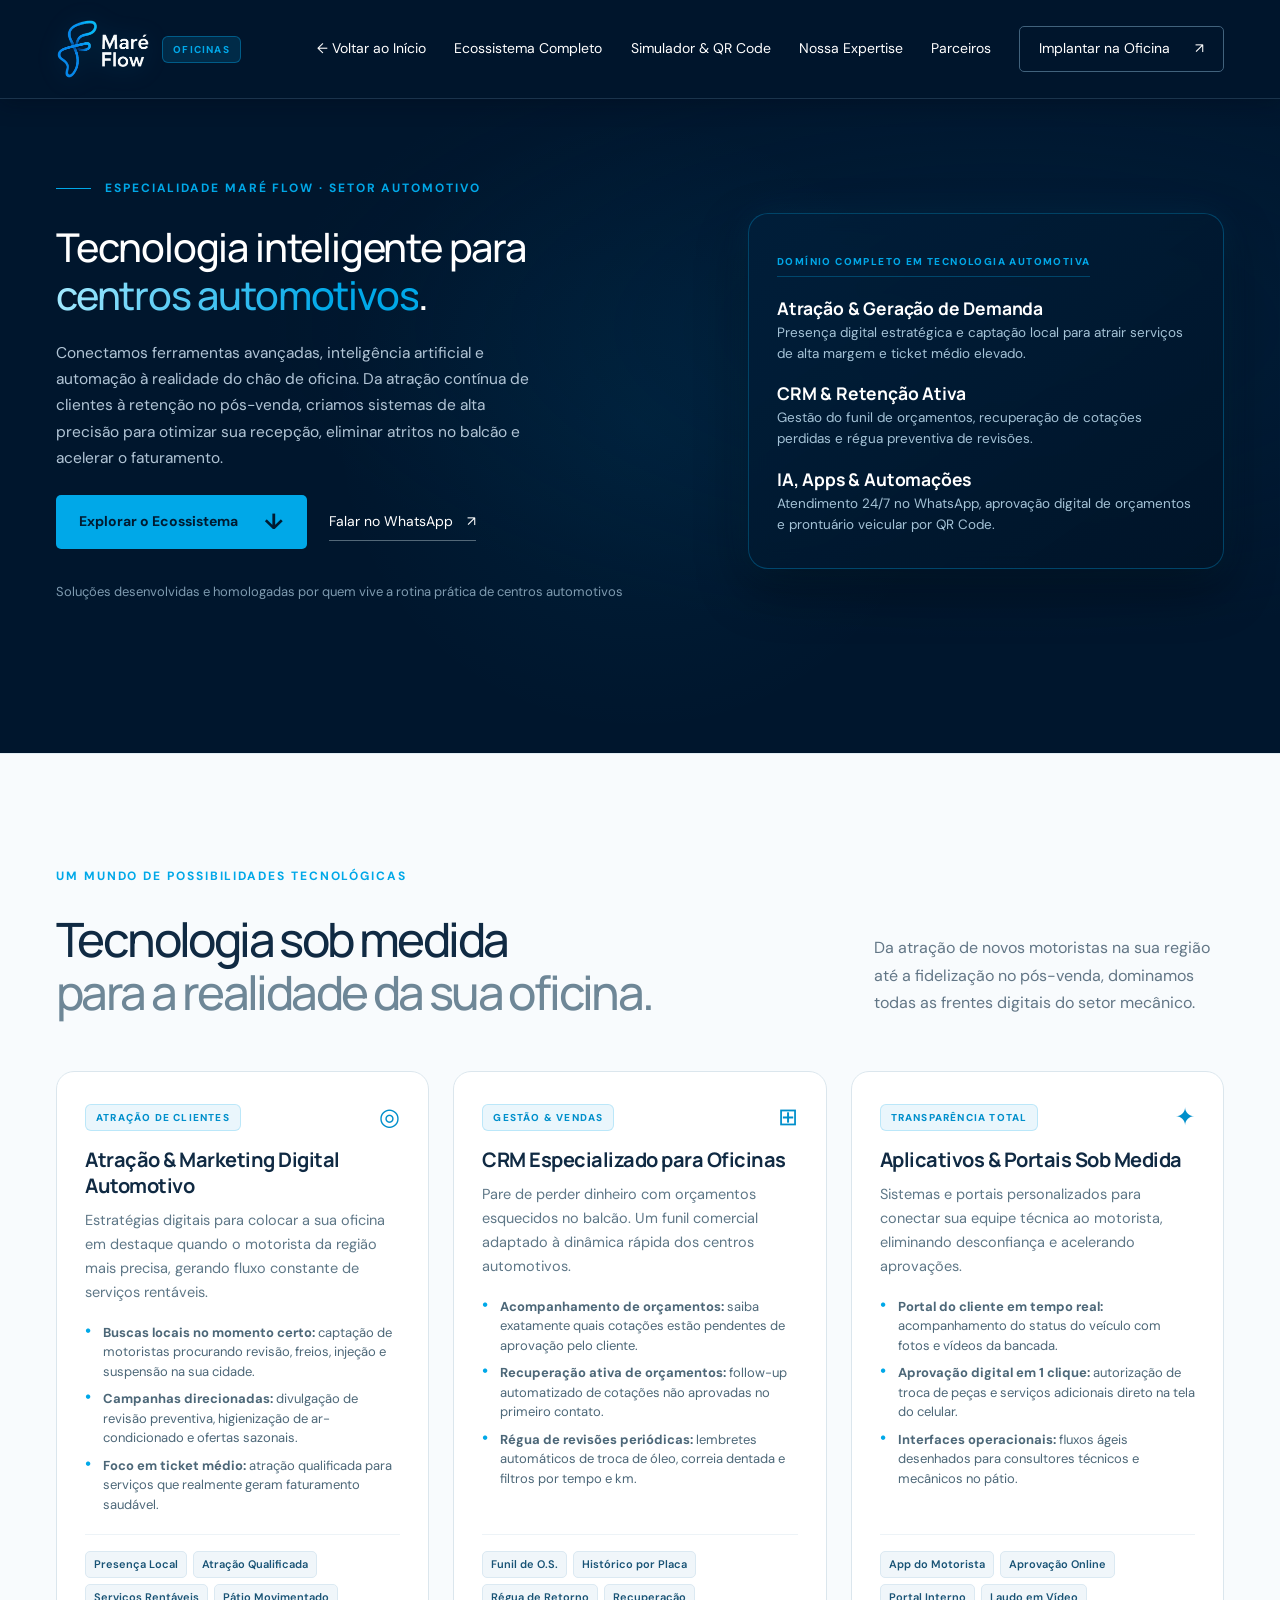
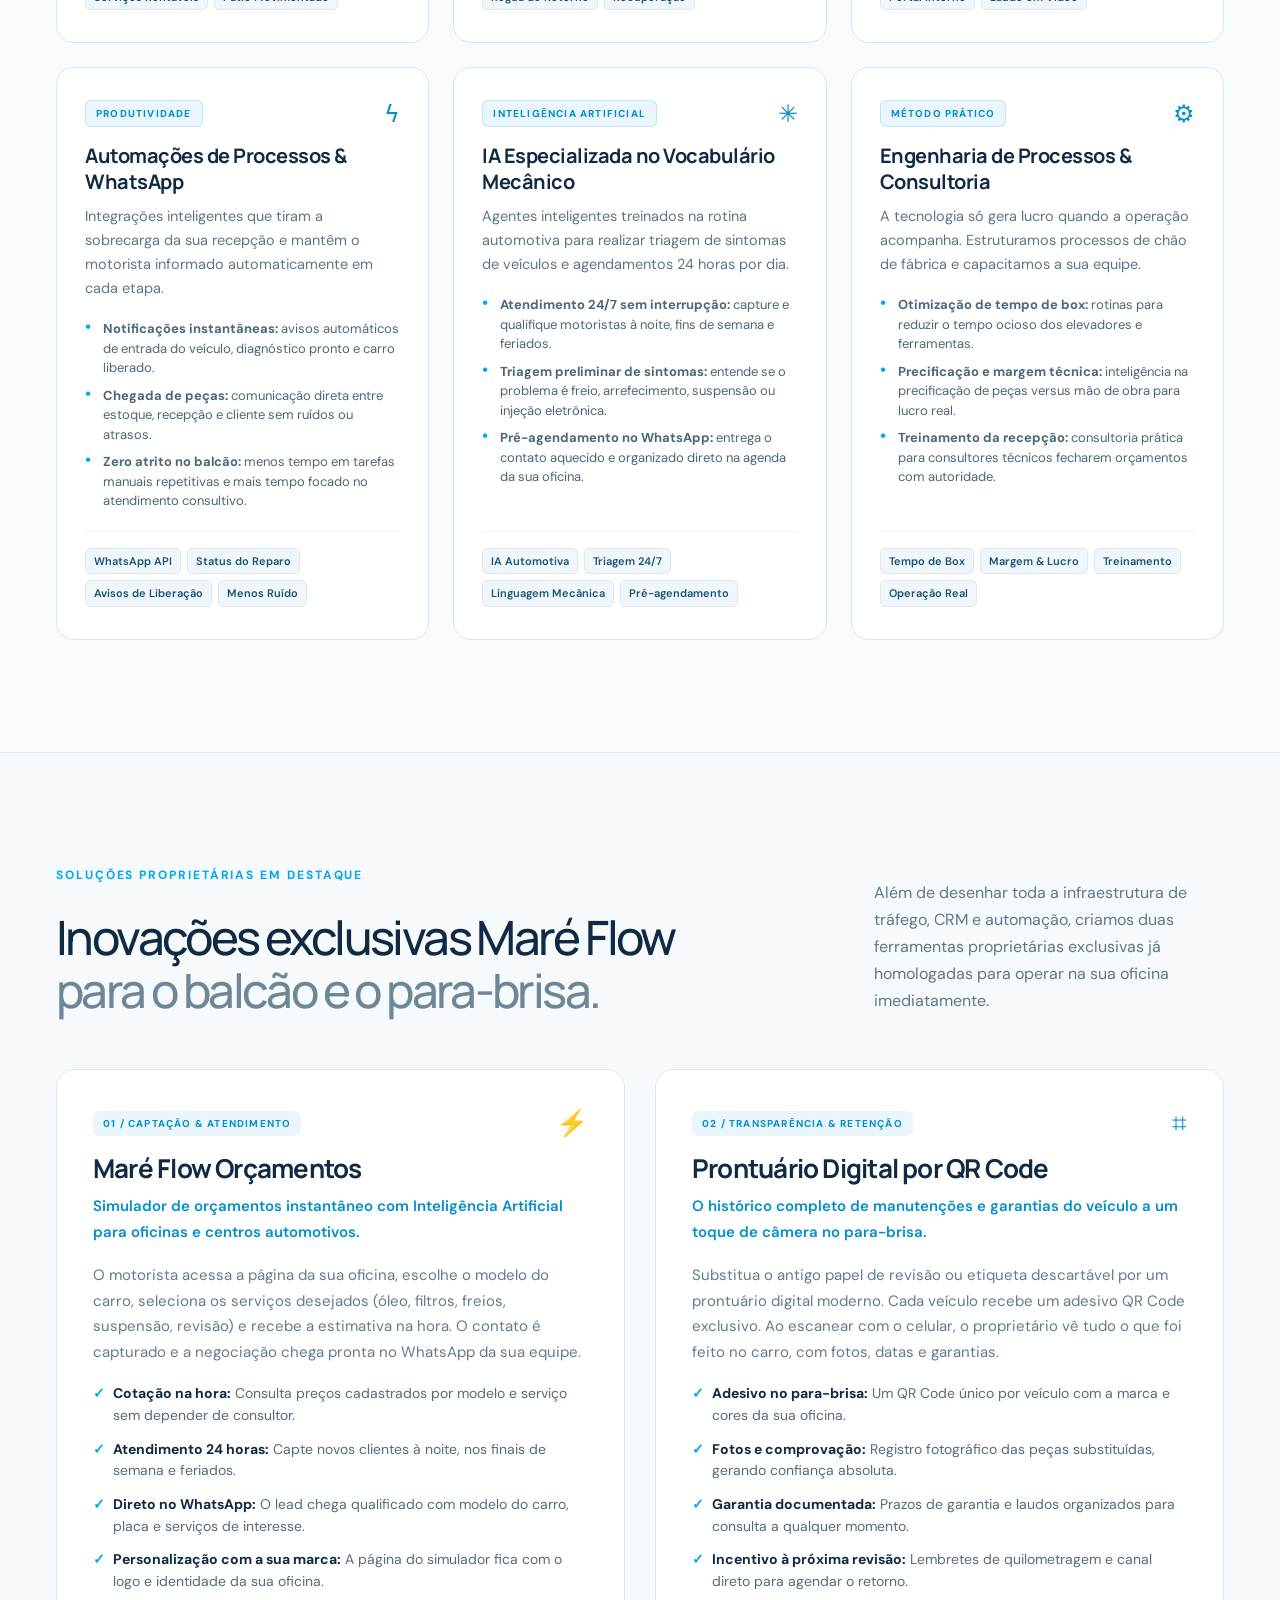
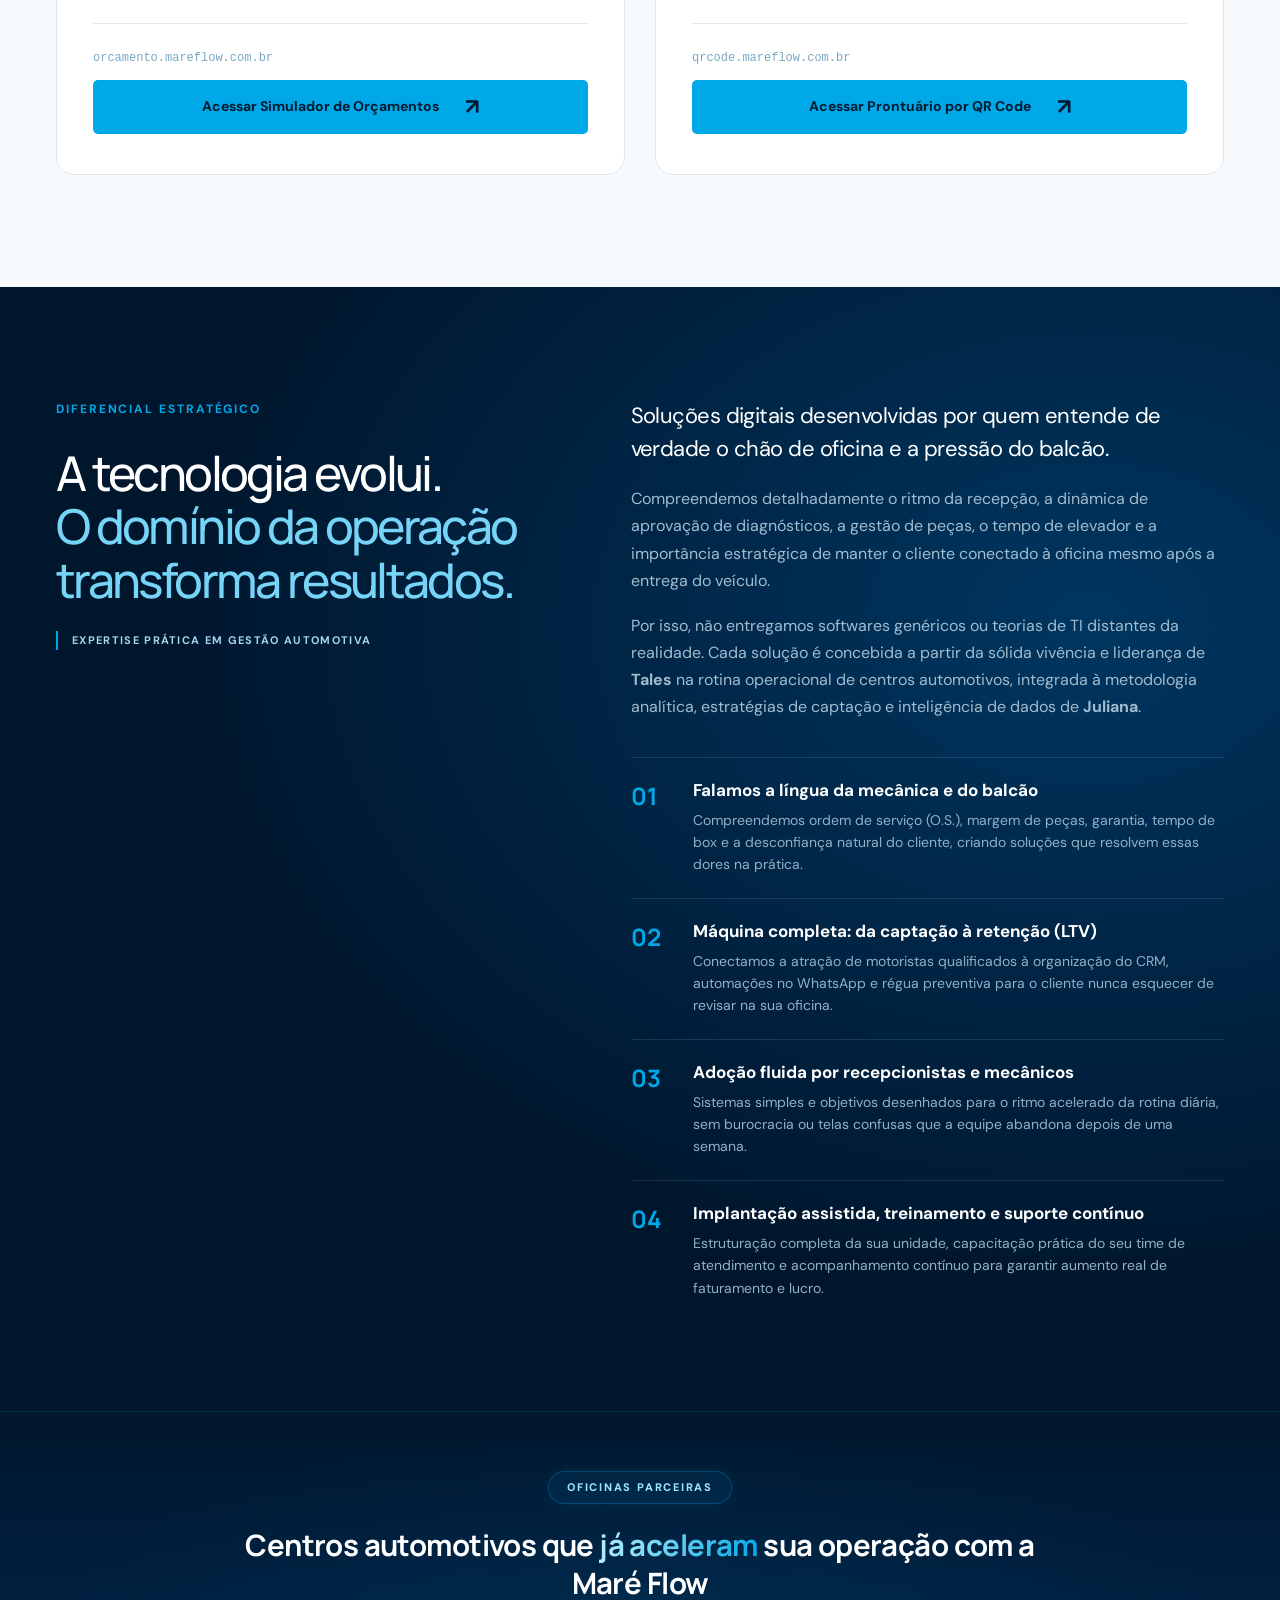
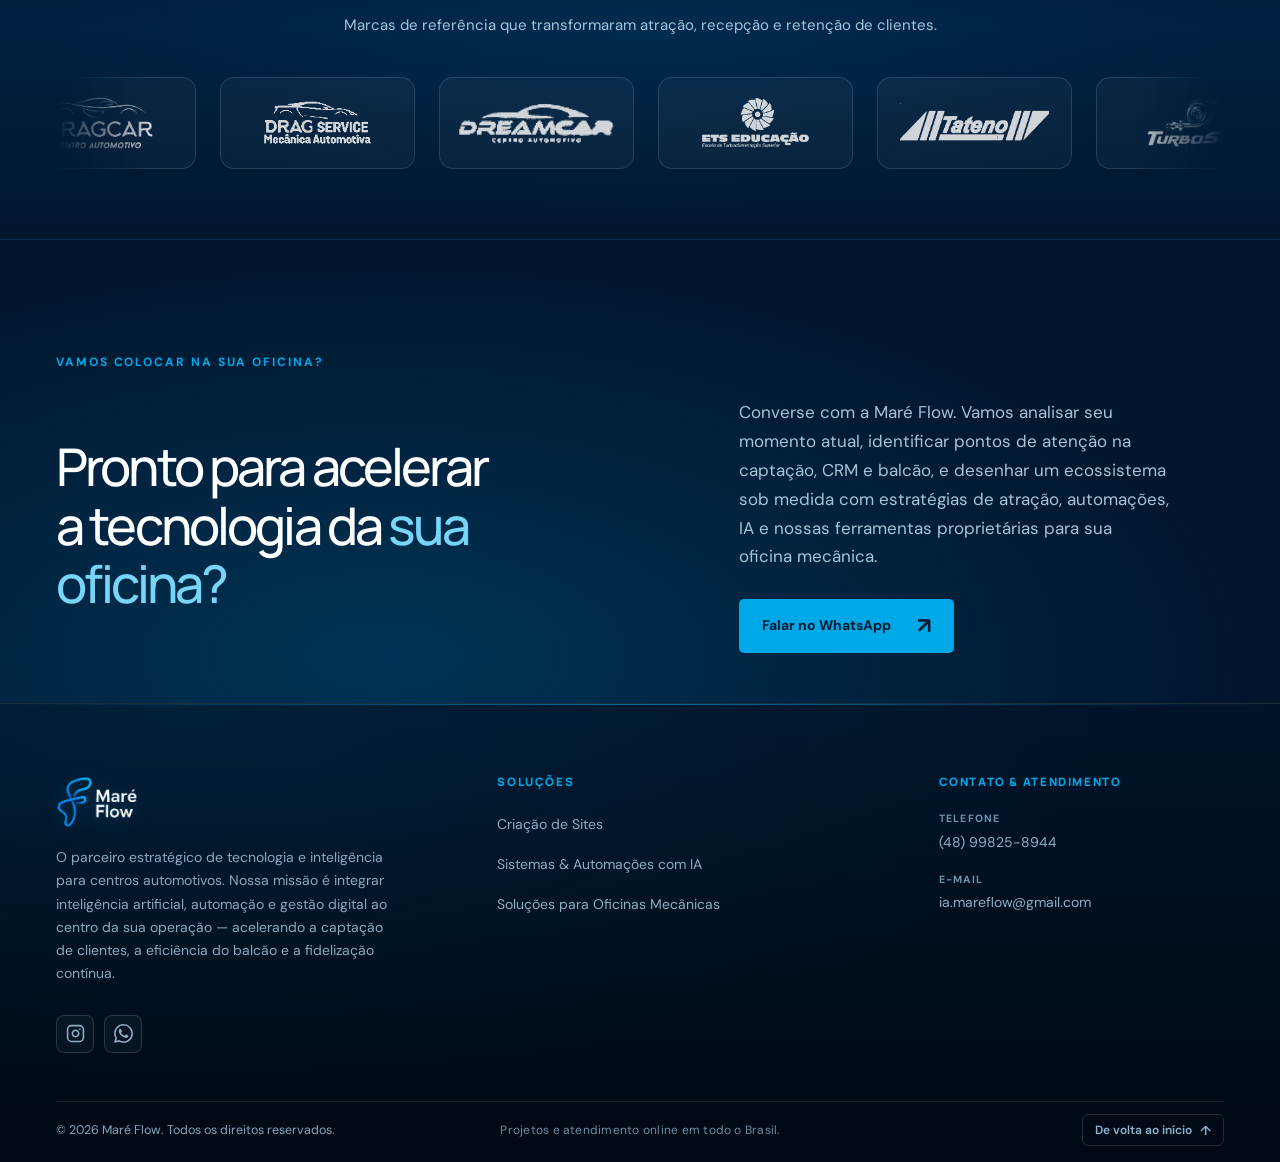
<file: oficinas.html>
<!DOCTYPE html>
<html lang="pt-BR">
<head>
  <meta charset="UTF-8"><meta name="viewport" content="width=device-width,initial-scale=1">
  <meta name="theme-color" content="#00162d">
  <title>Maré Flow — Tecnologia Completa & Ecossistema Digital para Oficinas Mecânicas</title>
  <meta name="description" content="Ecossistema tecnológico completo para centros automotivos: captação de clientes, CRM especializado, aplicativos sob medida, automações no WhatsApp, IA de atendimento, simulador de orçamentos e prontuário QR Code.">
  <link rel="icon" type="image/png" sizes="32x32" href="favicon-32x32.png?v=4">
  <link rel="icon" type="image/png" sizes="192x192" href="favicon.png?v=4">
  <link rel="icon" type="image/svg+xml" href="favicon.svg?v=4">
  <link rel="apple-touch-icon" href="favicon.png?v=4">
  <link rel="shortcut icon" href="favicon.ico?v=4">
  <link rel="stylesheet" href="styles.css"><link rel="stylesheet" href="motion.css"><script src="script.js" defer></script>
</head>
<body class="oficinas-page">
  <a class="skip" href="#principal">Pular para o conteúdo</a>
  <header class="header"><div class="container nav-inner">
    <div class="brand-group">
      <a href="index.html" class="brand" aria-label="Maré Flow, início"><img src="images/logo.png" alt="Maré Flow" width="1024" height="1024"></a>
      <span class="hub-tag">OFICINAS</span>
    </div>
    <button class="menu-toggle" type="button" aria-expanded="false" aria-controls="navigation" aria-label="Abrir menu"><span></span><span></span></button>
    <nav id="navigation" aria-label="Menu principal">
      <a href="index.html">← Voltar ao Início</a>
      <a href="#ecossistema">Ecossistema Completo</a>
      <a href="#sistemas">Simulador & QR Code</a>
      <a href="#expertise">Nossa Expertise</a>
      <a href="#parceiros">Parceiros</a>
      <a class="nav-cta" href="https://wa.me/5548998258944?text=Ol%C3%A1!%20Gostaria%20de%20implantar%20as%20solu%C3%A7%C3%B5es%20da%20Mar%C3%A9%20Flow%20na%20minha%20oficina." target="_blank" rel="noopener noreferrer">Implantar na Oficina <span aria-hidden="true">↗</span></a>
    </nav>
  </div></header>

  <main id="principal">
    <!-- HERO SECTION OFICINAS -->
    <section id="inicio" class="hero hero-oficinas">
      <div class="hero-glow" aria-hidden="true"></div>
      <div class="container hero-oficinas-inner">
        <div class="hero-copy">
          <p class="eyebrow"><span class="line"></span> ESPECIALIDADE MARÉ FLOW · SETOR AUTOMOTIVO</p>
          <h1>Tecnologia inteligente para<br><em>centros automotivos</em>.</h1>
          <p class="hero-description">Conectamos ferramentas avançadas, inteligência artificial e automação à realidade do chão de oficina. Da atração contínua de clientes à retenção no pós-venda, criamos sistemas de alta precisão para otimizar sua recepção, eliminar atritos no balcão e acelerar o faturamento.</p>
          <div class="hero-actions">
            <a class="button primary magnetic" href="#ecossistema">Explorar o Ecossistema <span>↓</span></a>
            <a class="text-link" href="https://wa.me/5548998258944?text=Ol%C3%A1!%20Gostaria%20de%20saber%20mais%20sobre%20as%20solu%C3%A7%C3%B5es%20da%20Mar%C3%A9%20Flow%20para%20oficinas%20mec%C3%A2nicas." target="_blank" rel="noopener noreferrer">Falar no WhatsApp <span>↗</span></a>
          </div>
          <p class="hero-footnote">Soluções desenvolvidas e homologadas por quem vive a rotina prática de centros automotivos</p>
        </div>
        <div class="hero-stats-card">
          <div class="stats-badge">DOMÍNIO COMPLETO EM TECNOLOGIA AUTOMOTIVA</div>
          <div class="stats-item">
            <strong>Atração & Geração de Demanda</strong>
            <span>Presença digital estratégica e captação local para atrair serviços de alta margem e ticket médio elevado.</span>
          </div>
          <div class="stats-item">
            <strong>CRM & Retenção Ativa</strong>
            <span>Gestão do funil de orçamentos, recuperação de cotações perdidas e régua preventiva de revisões.</span>
          </div>
          <div class="stats-item">
            <strong>IA, Apps & Automações</strong>
            <span>Atendimento 24/7 no WhatsApp, aprovação digital de orçamentos e prontuário veicular por QR Code.</span>
          </div>
        </div>
      </div>
    </section>

    <!-- ECOSSISTEMA COMPLETO DE TECNOLOGIA PARA OFICINAS -->
    <section id="ecossistema" class="section light workshop-ecosystem-section">
      <div class="container">
        <div class="section-heading">
          <div>
            <p class="eyebrow">UM MUNDO DE POSSIBILIDADES TECNOLÓGICAS</p>
            <h2>Tecnologia sob medida<br><span>para a realidade da sua oficina.</span></h2>
          </div>
          <p>Da atração de novos motoristas na sua região até a fidelização no pós-venda, dominamos todas as frentes digitais do setor mecânico.</p>
        </div>

        <div class="workshop-ecosystem-grid">
          <!-- PILAR 1: ATRAÇÃO & MARKETING AUTOMOTIVO -->
          <article class="eco-card spotlight">
            <div class="eco-card-top">
              <span class="eco-pill">ATRAÇÃO DE CLIENTES</span>
              <span class="eco-symbol" aria-hidden="true">◎</span>
            </div>
            <h3>Atração & Marketing Digital Automotivo</h3>
            <p>Estratégias digitais para colocar a sua oficina em destaque quando o motorista da região mais precisa, gerando fluxo constante de serviços rentáveis.</p>
            <ul class="eco-card-list">
              <li><strong>Buscas locais no momento certo:</strong> captação de motoristas procurando revisão, freios, injeção e suspensão na sua cidade.</li>
              <li><strong>Campanhas direcionadas:</strong> divulgação de revisão preventiva, higienização de ar-condicionado e ofertas sazonais.</li>
              <li><strong>Foco em ticket médio:</strong> atração qualificada para serviços que realmente geram faturamento saudável.</li>
            </ul>
            <div class="eco-tags">
              <span>Presença Local</span><span>Atração Qualificada</span><span>Serviços Rentáveis</span><span>Pátio Movimentado</span>
            </div>
          </article>

          <!-- PILAR 2: CRM AUTOMOTIVO -->
          <article class="eco-card spotlight">
            <div class="eco-card-top">
              <span class="eco-pill">GESTÃO & VENDAS</span>
              <span class="eco-symbol" aria-hidden="true">⊞</span>
            </div>
            <h3>CRM Especializado para Oficinas</h3>
            <p>Pare de perder dinheiro com orçamentos esquecidos no balcão. Um funil comercial adaptado à dinâmica rápida dos centros automotivos.</p>
            <ul class="eco-card-list">
              <li><strong>Acompanhamento de orçamentos:</strong> saiba exatamente quais cotações estão pendentes de aprovação pelo cliente.</li>
              <li><strong>Recuperação ativa de orçamentos:</strong> follow-up automatizado de cotações não aprovadas no primeiro contato.</li>
              <li><strong>Régua de revisões periódicas:</strong> lembretes automáticos de troca de óleo, correia dentada e filtros por tempo e km.</li>
            </ul>
            <div class="eco-tags">
              <span>Funil de O.S.</span><span>Histórico por Placa</span><span>Régua de Retorno</span><span>Recuperação</span>
            </div>
          </article>

          <!-- PILAR 3: APLICATIVOS & PORTAIS -->
          <article class="eco-card spotlight">
            <div class="eco-card-top">
              <span class="eco-pill">TRANSPARÊNCIA TOTAL</span>
              <span class="eco-symbol" aria-hidden="true">✦</span>
            </div>
            <h3>Aplicativos & Portais Sob Medida</h3>
            <p>Sistemas e portais personalizados para conectar sua equipe técnica ao motorista, eliminando desconfiança e acelerando aprovações.</p>
            <ul class="eco-card-list">
              <li><strong>Portal do cliente em tempo real:</strong> acompanhamento do status do veículo com fotos e vídeos da bancada.</li>
              <li><strong>Aprovação digital em 1 clique:</strong> autorização de troca de peças e serviços adicionais direto na tela do celular.</li>
              <li><strong>Interfaces operacionais:</strong> fluxos ágeis desenhados para consultores técnicos e mecânicos no pátio.</li>
            </ul>
            <div class="eco-tags">
              <span>App do Motorista</span><span>Aprovação Online</span><span>Portal Interno</span><span>Laudo em Vídeo</span>
            </div>
          </article>

          <!-- PILAR 4: AUTOMAÇÕES OPERACIONAIS & WHATSAPP -->
          <article class="eco-card spotlight">
            <div class="eco-card-top">
              <span class="eco-pill">PRODUTIVIDADE</span>
              <span class="eco-symbol" aria-hidden="true">ϟ</span>
            </div>
            <h3>Automações de Processos & WhatsApp</h3>
            <p>Integrações inteligentes que tiram a sobrecarga da sua recepção e mantêm o motorista informado automaticamente em cada etapa.</p>
            <ul class="eco-card-list">
              <li><strong>Notificações instantâneas:</strong> avisos automáticos de entrada do veículo, diagnóstico pronto e carro liberado.</li>
              <li><strong>Chegada de peças:</strong> comunicação direta entre estoque, recepção e cliente sem ruídos ou atrasos.</li>
              <li><strong>Zero atrito no balcão:</strong> menos tempo em tarefas manuais repetitivas e mais tempo focado no atendimento consultivo.</li>
            </ul>
            <div class="eco-tags">
              <span>WhatsApp API</span><span>Status do Reparo</span><span>Avisos de Liberação</span><span>Menos Ruído</span>
            </div>
          </article>

          <!-- PILAR 5: IA NO ATENDIMENTO AUTOMOTIVO -->
          <article class="eco-card spotlight">
            <div class="eco-card-top">
              <span class="eco-pill">INTELIGÊNCIA ARTIFICIAL</span>
              <span class="eco-symbol" aria-hidden="true">✳</span>
            </div>
            <h3>IA Especializada no Vocabulário Mecânico</h3>
            <p>Agentes inteligentes treinados na rotina automotiva para realizar triagem de sintomas de veículos e agendamentos 24 horas por dia.</p>
            <ul class="eco-card-list">
              <li><strong>Atendimento 24/7 sem interrupção:</strong> capture e qualifique motoristas à noite, fins de semana e feriados.</li>
              <li><strong>Triagem preliminar de sintomas:</strong> entende se o problema é freio, arrefecimento, suspensão ou injeção eletrônica.</li>
              <li><strong>Pré-agendamento no WhatsApp:</strong> entrega o contato aquecido e organizado direto na agenda da sua oficina.</li>
            </ul>
            <div class="eco-tags">
              <span>IA Automotiva</span><span>Triagem 24/7</span><span>Linguagem Mecânica</span><span>Pré-agendamento</span>
            </div>
          </article>

          <!-- PILAR 6: CONSULTORIA & GESTÃO DE PROCESSOS -->
          <article class="eco-card spotlight">
            <div class="eco-card-top">
              <span class="eco-pill">MÉTODO PRÁTICO</span>
              <span class="eco-symbol" aria-hidden="true">⚙</span>
            </div>
            <h3>Engenharia de Processos & Consultoria</h3>
            <p>A tecnologia só gera lucro quando a operação acompanha. Estruturamos processos de chão de fábrica e capacitamos a sua equipe.</p>
            <ul class="eco-card-list">
              <li><strong>Otimização de tempo de box:</strong> rotinas para reduzir o tempo ocioso dos elevadores e ferramentas.</li>
              <li><strong>Precificação e margem técnica:</strong> inteligência na precificação de peças versus mão de obra para lucro real.</li>
              <li><strong>Treinamento da recepção:</strong> consultoria prática para consultores técnicos fecharem orçamentos com autoridade.</li>
            </ul>
            <div class="eco-tags">
              <span>Tempo de Box</span><span>Margem & Lucro</span><span>Treinamento</span><span>Operação Real</span>
            </div>
          </article>
        </div>
      </div>
    </section>

    <!-- SISTEMAS AUTOMOTIVOS PROPRIETÁRIOS EM DESTAQUE -->
    <section id="sistemas" class="section light">
      <div class="container">
        <div class="section-heading">
          <div>
            <p class="eyebrow">SOLUÇÕES PROPRIETÁRIAS EM DESTAQUE</p>
            <h2>Inovações exclusivas Maré Flow<br><span>para o balcão e o para-brisa.</span></h2>
          </div>
          <p>Além de desenhar toda a infraestrutura de tráfego, CRM e automação, criamos duas ferramentas proprietárias exclusivas já homologadas para operar na sua oficina imediatamente.</p>
        </div>

        <div class="oficinas-systems-grid">
          <!-- SISTEMA 1: ORÇAMENTOS COM IA -->
          <article id="orcamentos" class="system-showcase-card spotlight">
            <div class="system-header">
              <span class="system-pill">01 / CAPTAÇÃO & ATENDIMENTO</span>
              <span class="system-symbol" aria-hidden="true">⚡</span>
            </div>
            <h3>Maré Flow Orçamentos</h3>
            <p class="system-subtitle">Simulador de orçamentos instantâneo com Inteligência Artificial para oficinas e centros automotivos.</p>
            
            <div class="system-body">
              <p>O motorista acessa a página da sua oficina, escolhe o modelo do carro, seleciona os serviços desejados (óleo, filtros, freios, suspensão, revisão) e recebe a estimativa na hora. O contato é capturado e a negociação chega pronta no WhatsApp da sua equipe.</p>
              
              <ul class="system-feature-list">
                <li><strong>Cotação na hora:</strong> Consulta preços cadastrados por modelo e serviço sem depender de consultor.</li>
                <li><strong>Atendimento 24 horas:</strong> Capte novos clientes à noite, nos finais de semana e feriados.</li>
                <li><strong>Direto no WhatsApp:</strong> O lead chega qualificado com modelo do carro, placa e serviços de interesse.</li>
                <li><strong>Personalização com a sua marca:</strong> A página do simulador fica com o logo e identidade da sua oficina.</li>
              </ul>
            </div>

            <div class="system-action-box">
              <div class="system-url-tag">orcamento.mareflow.com.br</div>
              <a href="https://orcamento.mareflow.com.br/" target="_blank" rel="noopener noreferrer" class="button primary magnetic">
                Acessar Simulador de Orçamentos <span>↗</span>
              </a>
            </div>
          </article>

          <!-- SISTEMA 2: PRONTUÁRIO POR QR CODE -->
          <article id="qrcode" class="system-showcase-card spotlight">
            <div class="system-header">
              <span class="system-pill">02 / TRANSPARÊNCIA & RETENÇÃO</span>
              <span class="system-symbol" aria-hidden="true">⌗</span>
            </div>
            <h3>Prontuário Digital por QR Code</h3>
            <p class="system-subtitle">O histórico completo de manutenções e garantias do veículo a um toque de câmera no para-brisa.</p>
            
            <div class="system-body">
              <p>Substitua o antigo papel de revisão ou etiqueta descartável por um prontuário digital moderno. Cada veículo recebe um adesivo QR Code exclusivo. Ao escanear com o celular, o proprietário vê tudo o que foi feito no carro, com fotos, datas e garantias.</p>
              
              <ul class="system-feature-list">
                <li><strong>Adesivo no para-brisa:</strong> Um QR Code único por veículo com a marca e cores da sua oficina.</li>
                <li><strong>Fotos e comprovação:</strong> Registro fotográfico das peças substituídas, gerando confiança absoluta.</li>
                <li><strong>Garantia documentada:</strong> Prazos de garantia e laudos organizados para consulta a qualquer momento.</li>
                <li><strong>Incentivo à próxima revisão:</strong> Lembretes de quilometragem e canal direto para agendar o retorno.</li>
              </ul>
            </div>

            <div class="system-action-box">
              <div class="system-url-tag">qrcode.mareflow.com.br</div>
              <a href="https://qrcode.mareflow.com.br/index" target="_blank" rel="noopener noreferrer" class="button primary magnetic">
                Acessar Prontuário por QR Code <span>↗</span>
              </a>
            </div>
          </article>
        </div>
      </div>
    </section>

    <!-- EXPERTISE AUTOMOTIVA -->
    <section id="expertise" class="section expertise-oficinas">
      <div class="container expertise-grid">
        <div class="expertise-title">
          <p class="eyebrow">DIFERENCIAL ESTRATÉGICO</p>
          <h2>A tecnologia evolui.<br><em>O domínio da operação<br>transforma resultados.</em></h2>
          <div class="expertise-pill">EXPERTISE PRÁTICA EM GESTÃO AUTOMOTIVA</div>
        </div>
        <div class="expertise-content">
          <p class="lead">Soluções digitais desenvolvidas por quem entende de verdade o chão de oficina e a pressão do balcão.</p>
          <p>Compreendemos detalhadamente o ritmo da recepção, a dinâmica de aprovação de diagnósticos, a gestão de peças, o tempo de elevador e a importância estratégica de manter o cliente conectado à oficina mesmo após a entrega do veículo.</p>
          <p>Por isso, não entregamos softwares genéricos ou teorias de TI distantes da realidade. Cada solução é concebida a partir da sólida vivência e liderança de <strong>Tales</strong> na rotina operacional de centros automotivos, integrada à metodologia analítica, estratégias de captação e inteligência de dados de <strong>Juliana</strong>.</p>
          
          <div class="expertise-points">
            <div class="ep-item">
              <span class="ep-number">01</span>
              <div>
                <strong>Falamos a língua da mecânica e do balcão</strong>
                <p>Compreendemos ordem de serviço (O.S.), margem de peças, garantia, tempo de box e a desconfiança natural do cliente, criando soluções que resolvem essas dores na prática.</p>
              </div>
            </div>
            <div class="ep-item">
              <span class="ep-number">02</span>
              <div>
                <strong>Máquina completa: da captação à retenção (LTV)</strong>
                <p>Conectamos a atração de motoristas qualificados à organização do CRM, automações no WhatsApp e régua preventiva para o cliente nunca esquecer de revisar na sua oficina.</p>
              </div>
            </div>
            <div class="ep-item">
              <span class="ep-number">03</span>
              <div>
                <strong>Adoção fluida por recepcionistas e mecânicos</strong>
                <p>Sistemas simples e objetivos desenhados para o ritmo acelerado da rotina diária, sem burocracia ou telas confusas que a equipe abandona depois de uma semana.</p>
              </div>
            </div>
            <div class="ep-item">
              <span class="ep-number">04</span>
              <div>
                <strong>Implantação assistida, treinamento e suporte contínuo</strong>
                <p>Estruturação completa da sua unidade, capacitação prática do seu time de atendimento e acompanhamento contínuo para garantir aumento real de faturamento e lucro.</p>
              </div>
            </div>
          </div>
        </div>
      </div>
    </section>

    <!-- FAIXA DE PARCEIROS DA MARÉ FLOW (CARROSSEL TICKER) -->
    <section id="parceiros" class="partners-strip" aria-label="Oficinas parceiras da Maré Flow">
      <div class="container partners-strip-inner">
        <div class="partners-label-group">
          <div class="partners-pill-badge">
            <span class="partners-pill-text">OFICINAS PARCEIRAS</span>
          </div>
          <h3 class="partners-title">Centros automotivos que <em>já aceleram</em> sua operação com a Maré Flow</h3>
          <p class="partners-tagline">Marcas de referência que transformaram atração, recepção e retenção de clientes.</p>
        </div>
        <div class="marquee-wrapper" id="partners-marquee" tabindex="0" role="region" aria-label="Carrossel de parceiros da Maré Flow">
          <div class="marquee-track">
            <!-- Grupo 1 -->
            <div class="marquee-group">
              <div class="partner-card" title="Drag Car Centro Automotivo">
                <img src="images/parceiros/drag-car.png" alt="Drag Car Centro Automotivo" loading="lazy">
              </div>
              <div class="partner-card" title="Drag Service Mecânica Automotiva">
                <img src="images/parceiros/drag-service.png" alt="Drag Service Mecânica Automotiva" loading="lazy">
              </div>
              <div class="partner-card partner-card-dreamcar" title="Dream Car Centro Automotivo">
                <img src="images/parceiros/dream-car.png" alt="Dream Car Centro Automotivo" loading="lazy">
              </div>
              <div class="partner-card" title="ETS Educação - Escola de Turboalimentação Superior">
                <img src="images/parceiros/ets-educacao.png" alt="ETS Educação" loading="lazy">
              </div>
              <div class="partner-card" title="Tateno Mecânica - Autocenter">
                <img src="images/parceiros/tateno.png" alt="Tateno Mecânica - Autocenter" loading="lazy">
              </div>
              <div class="partner-card" title="Turbo Sul Turbinas">
                <img src="images/parceiros/turbo-sul.png" alt="Turbo Sul Turbinas" loading="lazy">
              </div>
            </div>
            <!-- Grupo 2 (Clone para loop contínuo infinito) -->
            <div class="marquee-group" aria-hidden="true">
              <div class="partner-card" title="Drag Car Centro Automotivo">
                <img src="images/parceiros/drag-car.png" alt="Drag Car Centro Automotivo" loading="lazy">
              </div>
              <div class="partner-card" title="Drag Service Mecânica Automotiva">
                <img src="images/parceiros/drag-service.png" alt="Drag Service Mecânica Automotiva" loading="lazy">
              </div>
              <div class="partner-card partner-card-dreamcar" title="Dream Car Centro Automotivo">
                <img src="images/parceiros/dream-car.png" alt="Dream Car Centro Automotivo" loading="lazy">
              </div>
              <div class="partner-card" title="ETS Educação - Escola de Turboalimentação Superior">
                <img src="images/parceiros/ets-educacao.png" alt="ETS Educação" loading="lazy">
              </div>
              <div class="partner-card" title="Tateno Mecânica - Autocenter">
                <img src="images/parceiros/tateno.png" alt="Tateno Mecânica - Autocenter" loading="lazy">
              </div>
              <div class="partner-card" title="Turbo Sul Turbinas">
                <img src="images/parceiros/turbo-sul.png" alt="Turbo Sul Turbinas" loading="lazy">
              </div>
            </div>
            <!-- Grupo 3 (Clone) -->
            <div class="marquee-group" aria-hidden="true">
              <div class="partner-card" title="Drag Car Centro Automotivo">
                <img src="images/parceiros/drag-car.png" alt="Drag Car Centro Automotivo" loading="lazy">
              </div>
              <div class="partner-card" title="Drag Service Mecânica Automotiva">
                <img src="images/parceiros/drag-service.png" alt="Drag Service Mecânica Automotiva" loading="lazy">
              </div>
              <div class="partner-card partner-card-dreamcar" title="Dream Car Centro Automotivo">
                <img src="images/parceiros/dream-car.png" alt="Dream Car Centro Automotivo" loading="lazy">
              </div>
              <div class="partner-card" title="ETS Educação - Escola de Turboalimentação Superior">
                <img src="images/parceiros/ets-educacao.png" alt="ETS Educação" loading="lazy">
              </div>
              <div class="partner-card" title="Tateno Mecânica - Autocenter">
                <img src="images/parceiros/tateno.png" alt="Tateno Mecânica - Autocenter" loading="lazy">
              </div>
              <div class="partner-card" title="Turbo Sul Turbinas">
                <img src="images/parceiros/turbo-sul.png" alt="Turbo Sul Turbinas" loading="lazy">
              </div>
            </div>
            <!-- Grupo 4 (Clone) -->
            <div class="marquee-group" aria-hidden="true">
              <div class="partner-card" title="Drag Car Centro Automotivo">
                <img src="images/parceiros/drag-car.png" alt="Drag Car Centro Automotivo" loading="lazy">
              </div>
              <div class="partner-card" title="Drag Service Mecânica Automotiva">
                <img src="images/parceiros/drag-service.png" alt="Drag Service Mecânica Automotiva" loading="lazy">
              </div>
              <div class="partner-card partner-card-dreamcar" title="Dream Car Centro Automotivo">
                <img src="images/parceiros/dream-car.png" alt="Dream Car Centro Automotivo" loading="lazy">
              </div>
              <div class="partner-card" title="ETS Educação - Escola de Turboalimentação Superior">
                <img src="images/parceiros/ets-educacao.png" alt="ETS Educação" loading="lazy">
              </div>
              <div class="partner-card" title="Tateno Mecânica - Autocenter">
                <img src="images/parceiros/tateno.png" alt="Tateno Mecânica - Autocenter" loading="lazy">
              </div>
              <div class="partner-card" title="Turbo Sul Turbinas">
                <img src="images/parceiros/turbo-sul.png" alt="Turbo Sul Turbinas" loading="lazy">
              </div>
            </div>
          </div>
        </div>
      </div>
    </section>

    <!-- CTA CONTATO OFICINAS -->
    <section id="contato" class="contact section">
      <div class="container">
        <p class="eyebrow">VAMOS COLOCAR NA SUA OFICINA?</p>
        <div class="contact-grid">
          <h2>Pronto para acelerar<br>a tecnologia da <em>sua oficina?</em></h2>
          <div>
            <p>Converse com a Maré Flow. Vamos analisar seu momento atual, identificar pontos de atenção na captação, CRM e balcão, e desenhar um ecossistema sob medida com estratégias de atração, automações, IA e nossas ferramentas proprietárias para sua oficina mecânica.</p>
            <a class="button primary magnetic" href="https://wa.me/5548998258944?text=Ol%C3%A1!%20Gostaria%20de%20conversar%20sobre%20as%20solu%C3%A7%C3%B5es%20completas%20de%20tecnologia%20para%20minha%20oficina." target="_blank" rel="noopener noreferrer">
              Falar no WhatsApp <span>↗</span>
            </a>
          </div>
        </div>
      </div>
    </section>
  </main>

  <footer class="site-footer">
    <div class="container footer-main">
      <div class="footer-col footer-brand-col">
        <a href="index.html" class="brand footer-brand" aria-label="Voltar ao início da Maré Flow">
          <img src="images/logo.png" alt="Maré Flow" width="1024" height="1024">
        </a>
        <p class="footer-bio">
          O parceiro estratégico de tecnologia e inteligência para centros automotivos. Nossa missão é integrar inteligência artificial, automação e gestão digital ao centro da sua operação — acelerando a captação de clientes, a eficiência do balcão e a fidelização contínua.
        </p>
        <div class="footer-social-icons">
          <a href="https://www.instagram.com/mare.flow/" target="_blank" rel="noopener noreferrer" class="footer-icon-btn" aria-label="Instagram da Maré Flow">
            <svg width="19" height="19" viewBox="0 0 24 24" fill="none" stroke="currentColor" stroke-width="2" stroke-linecap="round" stroke-linejoin="round" aria-hidden="true">
              <rect x="2" y="2" width="20" height="20" rx="5" ry="5"></rect>
              <path d="M16 11.37A4 4 0 1 1 12.63 8 4 4 0 0 1 16 11.37z"></path>
              <line x1="17.5" y1="6.5" x2="17.51" y2="6.5"></line>
            </svg>
          </a>
          <a href="https://wa.me/5548998258944" target="_blank" rel="noopener noreferrer" class="footer-icon-btn" aria-label="WhatsApp da Maré Flow">
            <svg width="19" height="19" viewBox="0 0 24 24" fill="currentColor" aria-hidden="true">
              <path d="M17.472 14.382c-.297-.149-1.758-.867-2.03-.967-.273-.099-.471-.148-.67.15-.197.297-.767.966-.94 1.164-.173.199-.347.223-.644.075-.297-.15-1.255-.463-2.39-1.475-.883-.788-1.48-1.761-1.653-2.059-.173-.297-.018-.458.13-.606.134-.133.298-.347.446-.52.149-.174.198-.298.298-.497.099-.198.05-.371-.025-.52-.075-.149-.669-1.612-.916-2.207-.242-.579-.487-.5-.669-.51-.173-.008-.371-.01-.57-.01-.198 0-.52.074-.792.372-.272.297-1.04 1.016-1.04 2.479 0 1.462 1.065 2.875 1.213 3.074.149.198 2.096 3.2 5.077 4.487.709.306 1.262.489 1.694.625.712.227 1.36.195 1.871.118.571-.085 1.758-.719 2.006-1.413.248-.694.248-1.289.173-1.413-.074-.124-.272-.198-.57-.347m-5.421 7.403h-.004a9.87 9.87 0 01-5.031-1.378l-.361-.214-3.741.982.998-3.648-.235-.374a9.86 9.86 0 01-1.51-5.26c.001-5.45 4.436-9.884 9.888-9.884 2.64 0 5.122 1.03 6.988 2.898a9.825 9.825 0 012.893 6.994c-.003 5.45-4.437 9.884-9.885 9.884m8.413-18.297A11.815 11.815 0 0012.05 0C5.495 0 .16 5.335.157 11.892c0 2.096.547 4.142 1.588 5.945L.057 24l6.305-1.654a11.882 11.882 0 005.683 1.448h.005c6.554 0 11.89-5.335 11.893-11.893a11.821 11.821 0 00-3.48-8.413Z"/>
            </svg>
          </a>
        </div>
      </div>

      <div class="footer-col">
        <h4 class="footer-title">Soluções</h4>
        <ul class="footer-nav">
          <li><a href="index.html#card-sites">Criação de Sites</a></li>
          <li><a href="index.html#card-automacao">Sistemas & Automações com IA</a></li>
          <li><a href="#sistemas">Soluções para Oficinas Mecânicas</a></li>
        </ul>
      </div>

      <div class="footer-col footer-contact-col">
        <h4 class="footer-title">Contato & Atendimento</h4>
        <ul class="footer-contact-simple">
          <li>
            <small>Telefone</small>
            <a href="https://wa.me/5548998258944" target="_blank" rel="noopener noreferrer">
              (48) 99825-8944
            </a>
          </li>
          <li>
            <small>E-mail</small>
            <a href="mailto:ia.mareflow@gmail.com">
              ia.mareflow@gmail.com
            </a>
          </li>
        </ul>
      </div>
    </div>

    <div class="container footer-bottom">
      <p class="footer-copyright">© <span id="year">2026</span> Maré Flow. Todos os direitos reservados.</p>
      <span class="footer-tagline">Projetos e atendimento online em todo o Brasil.</span>
      <a href="#inicio" class="back-to-top" aria-label="Voltar ao início da página">
        <span>De volta ao início</span>
        <span class="back-top-arrow" aria-hidden="true">↑</span>
      </a>
    </div>
  </footer>
</body>
</html>
</file>
<file: styles.css>
@import url('https://fonts.googleapis.com/css2?family=DM+Sans:wght@400;500;600;700&family=Manrope:wght@400;500;600;700;800&display=swap');
:root{--navy:#00162d;--navy-light:#002b5c;--cyan:#00a8e8;--ice:#a3e5ff;--white:#fff;--ink:#102a43;--muted:#abc0d1;--border:rgba(167,210,239,.16);--mx:50%;--my:50%}*{box-sizing:border-box}html{scroll-behavior:smooth;scroll-padding-top:84px;overflow-x:hidden;max-width:100vw;width:100%}body{margin:0;background:var(--navy);color:white;font-family:'DM Sans',Arial,sans-serif;font-size:16px;line-height:1.7;overflow-x:hidden;max-width:100vw;width:100%}a{color:inherit;text-decoration:none}button{font:inherit}h1,h2,h3,p{margin:0}h1,h2,h3{font-family:'Manrope',Arial,sans-serif}h1,h2{font-weight:500;letter-spacing:-.055em;line-height:1.12}h3{line-height:1.3;letter-spacing:-.035em}em{font-style:normal;color:var(--cyan)}img{max-width:100%}::selection{background:var(--cyan);color:#00162d}:focus-visible{outline:3px solid #00a8e8;outline-offset:5px}.container{width:min(1240px,calc(100% - 112px));margin:auto}.section{padding:112px 0}.light{background:#f7fafc;color:var(--ink)}.eyebrow{font-size:12px;letter-spacing:.16em;font-weight:700;color:var(--cyan);display:flex;align-items:center;gap:14px;margin-bottom:26px}.line{height:1px;width:35px;background:var(--cyan)}.skip{position:fixed;top:-70px;left:16px;z-index:10001;padding:12px;background:white;color:var(--ink)}.skip:focus{top:10px}.header{position:fixed;top:0;left:0;right:0;width:100%;z-index:1000;border-bottom:1px solid var(--border);background:rgba(0,22,45,.95);backdrop-filter:blur(20px);-webkit-backdrop-filter:blur(20px);box-shadow:0 4px 20px rgba(0,10,24,.35)}main#principal{padding-top:98px}.nav-inner{height:98px;display:flex;justify-content:space-between;align-items:center}.brand{display:inline-flex;align-items:center;height:72px;width:auto;flex-shrink:0;position:relative}.brand img{height:60px;width:auto;max-width:none;object-fit:contain;display:block;filter:drop-shadow(0 2px 12px rgba(0,168,232,.18))}.nav-inner nav{display:flex;align-items:center;gap:clamp(14px,2.2vw,30px);font-size:14px}.nav-inner nav>a{position:relative;transition:color .25s}.nav-inner nav>a:hover{color:var(--cyan)}.nav-cta{padding:10px 19px;border:1px solid #41627c;border-radius:5px;display:flex;gap:25px}.menu-toggle{display:none}.hero{position:relative;overflow:hidden;background:radial-gradient(ellipse at 78% 35%,#002b4e55,transparent 52%),var(--navy)}.hero-glow{position:absolute;inset:0;pointer-events:none;background:radial-gradient(550px circle at var(--mx) var(--my),rgba(0,168,232,.065),transparent 75%)}.hero-grid{display:grid;grid-template-columns:1.05fr 1fr;gap:38px;padding-top:90px;padding-bottom:78px;align-items:center;min-height:690px}.hero-copy{position:relative;z-index:2}h1{font-size:clamp(44px,4.35vw,64px);max-width:610px}h1 em{display:inline-block;background:linear-gradient(105deg,#a5eaff 0%,#00a8e8 75%);-webkit-background-clip:text;background-clip:text;color:transparent}.hero-description{font-size:17px;line-height:1.75;color:#b1c5d6;max-width:450px;margin:28px 0 30px}.hero-actions{display:flex;flex-wrap:wrap;gap:22px;align-items:center}.button{display:inline-flex;justify-content:center;align-items:center;gap:26px;min-height:54px;padding:14px 23px;border-radius:5px;position:relative;overflow:hidden;font-size:14px;font-weight:700;transition:box-shadow .3s,background .3s,transform .25s;will-change:transform}.primary{background:var(--cyan);color:#001b31}.primary:hover{background:#66d0f7;box-shadow:0 5px 30px #00a8e84d}.button>span{font-size:22px;line-height:1;transition:transform .25s}.button:hover>span{transform:translate(3px,-3px)}.button:active{scale:.97}.text-link{font-size:14px;display:inline-flex;gap:14px;align-items:center;border-bottom:1px solid #536878;padding:6px 0;transition:color .25s}.text-link:hover{color:var(--cyan)}.hero-footnote{font-size:13px;color:#7e9bb0;margin-top:32px}.flow-visual{height:620px;max-width:610px;width:100%;margin:0 auto;position:relative;isolation:isolate;transform:perspective(1000px) rotateX(var(--rx,0deg)) rotateY(var(--ry,0deg));transition:transform .35s ease-out}.orbit{border:1px solid #27789a24;border-radius:50%;position:absolute;left:50%;top:50%;transform:translate(-50%,-50%);pointer-events:none}.orbit-one{width:210px;height:210px}.orbit-two{width:330px;height:330px}.orbit-three{width:472px;height:472px;border-style:dashed;opacity:.5}.connections{width:100%;height:100%;position:absolute;inset:0;overflow:visible}.connections path{fill:none;stroke:#00a8e8;stroke-width:1;stroke-dasharray:5 8;opacity:.4;animation:flowDash 16s linear infinite}.flow-core{position:absolute;left:50%;top:50%;transform:translate(-50%,-50%);width:154px;height:144px;background:rgba(0,27,52,.85);border:1px solid rgba(66,150,188,.55);border-radius:20px;box-shadow:0 0 60px rgba(0,168,232,.2),inset 0 0 24px rgba(0,168,232,.08);backdrop-filter:blur(10px);display:flex;align-items:center;justify-content:center;flex-direction:column;z-index:2;cursor:pointer;padding:10px 8px;transition:box-shadow .35s,border-color .35s,transform .25s}.flow-core:hover{border-color:#5bd1ff;box-shadow:0 0 75px rgba(0,168,232,.32)}.core-logo{display:flex;align-items:center;justify-content:center;width:100%;height:auto}.core-logo img{width:100px;height:auto;max-width:100%;object-fit:contain;display:block;filter:drop-shadow(0 2px 12px rgba(0,168,232,.18))}.flow-core .core-label{font-size:9px;letter-spacing:.14em;font-weight:700;color:#8ec3e3;display:block;margin-top:6px;text-align:center}.flow-node{position:absolute;z-index:3;display:flex;flex-direction:column;align-items:center;justify-content:center;text-align:center;border:1px solid #28465e;background:linear-gradient(125deg,#0c2b41f5,#031f35f5);box-shadow:0 10px 30px #0003;border-radius:14px;padding:9px 10px;width:132px;box-sizing:border-box;transform:translate(-50%,-50%);transition:border-color .3s,box-shadow .3s}.flow-node:hover{border-color:var(--cyan);box-shadow:0 12px 35px #00132188,0 0 25px #00a8e824}.flow-node div{display:flex;flex-direction:column;align-items:center;justify-content:center;text-align:center;width:100%}.node-icon{display:inline-grid;place-items:center;width:26px;height:26px;font-size:13px;font-weight:800;color:#59d1ff;background:#0b3951;border:1px solid #1c4c65;border-radius:6px;margin:0 auto 5px auto;flex-shrink:0}.flow-node small{font-size:8.5px;letter-spacing:.12em;font-weight:700;color:#79abc7;display:block;margin-bottom:2px;text-align:center;width:100%}.flow-node strong{display:block;font-size:12px;font-weight:700;line-height:1.25;color:#fff;text-align:center;width:100%}.flow-node div>span{display:block;font-size:9px;color:#8eacc0;margin-top:2px;line-height:1.25;font-weight:400;text-align:center;width:100%}.flow-node:hover div>span{color:#d5eeff}.node-8{border-color:rgba(0,168,232,.55);background:linear-gradient(125deg,#072f4df5,#021d34f5)}.node-8 .node-icon{background:#004b75;color:var(--cyan);border-color:var(--cyan)}.node-8 small{color:var(--cyan);font-weight:800}.visual-caption{position:absolute;bottom:-22px;width:100%;text-align:center;font-size:10px;letter-spacing:.13em;color:#5c879f}.hero-bottom{display:flex;justify-content:space-between;gap:20px;align-items:center;border-top:1px solid var(--border);padding:24px 0;color:#86a2b5;font-size:13px}.hero-bottom>a{font-size:10px;letter-spacing:.13em;display:flex;gap:24px;align-items:center}.hero-bottom>a span{font-size:22px;color:var(--cyan)}.intro-strip{background:#08243b;padding:37px 0;border-top:1px solid #274359}.intro-strip>.container{display:grid;grid-template-columns:1fr 1.5fr 52px;gap:52px;align-items:center}.intro-strip p:first-child{font-size:21px;line-height:1.45;color:#a8c3d6;letter-spacing:-.02em}.intro-strip strong{color:#fff;font-weight:500}.intro-strip p:nth-child(2){font-size:15px;line-height:1.7;color:#9fb8cb;max-width:540px}.round-link{border:1px solid #416078;border-radius:50%;width:52px;height:52px;display:grid;place-items:center;font-size:24px;transition:background .3s}.round-link:hover{background:#00a8e833}.section-heading{display:flex;justify-content:space-between;gap:60px;align-items:flex-end;margin-bottom:52px}h2{font-size:clamp(36px,3.7vw,52px)}.light h2 span{color:#6e8797}.section-heading>p{font-size:16px;color:#627686;max-width:350px;margin-bottom:3px}.service-grid{display:grid;grid-template-columns:repeat(4,1fr);gap:24px}.service-card.featured{grid-column:span 2}.service-card.workshop-full-card,.workshop-full-card{grid-column:1 / -1 !important;width:100%;background:linear-gradient(145deg,#002246 0%,#00152b 100%);border:1px solid rgba(0,168,232,.45);border-radius:18px;padding:38px 42px;min-height:auto;color:#fff}.service-card.workshop-full-card:hover,.workshop-full-card:hover{transform:none;border-color:var(--cyan);box-shadow:0 24px 60px -8px rgba(0,14,32,.7),0 0 35px rgba(0,168,232,.3),0 0 0 1.5px rgba(0,168,232,.55);z-index:10}.workshop-full-inner{display:grid;grid-template-columns:1fr 1.15fr;gap:40px;align-items:center;width:100%}#card-oficinas h3,.service-card.workshop-full-card h3,.workshop-full-card h3,.w-full-content h3{font-size:clamp(24px,2.5vw,30px);color:#fff!important;margin:8px 0 14px;letter-spacing:-.02em;line-height:1.25;text-shadow:0 2px 14px rgba(0,0,0,.5)}#card-oficinas p,.service-card.workshop-full-card p,.workshop-full-card p,.w-full-content p{color:#b6d7ee!important;font-size:15px;line-height:1.65;max-width:560px}#card-oficinas .service-index,.workshop-full-card .service-index{color:#5ad5ff!important;font-weight:700}.workshop-full-card .service-label-badge{color:var(--cyan);background:rgba(0,168,232,.15);border-color:rgba(0,168,232,.35)}.w-full-content .feature-chips{margin:16px 0 24px}.w-full-content .feature-chips span{background:#092c4a;color:#b9e3fc;border:1px solid #1f4f75}.w-full-tools{display:grid;grid-template-columns:1fr 1fr;gap:18px;width:100%}.w-tool-box{display:flex;flex-direction:column;background:rgba(255,255,255,.04);border:1px solid rgba(167,210,239,.2);border-radius:12px;padding:20px 20px;text-decoration:none;transition:all .25s ease;min-height:165px}.w-tool-box:hover{background:rgba(0,168,232,.1);border-color:var(--cyan);transform:translateY(-3px);box-shadow:0 10px 25px rgba(0,18,38,.4)}.w-tool-header{display:flex;justify-content:space-between;align-items:center;margin-bottom:10px}.w-tool-tag{font-size:9.5px;font-weight:800;letter-spacing:.12em;color:var(--cyan);background:rgba(0,168,232,.12);padding:3px 8px;border-radius:4px;border:1px solid rgba(0,168,232,.25)}.w-tool-arrow{color:var(--cyan);font-size:16px;transition:transform .2s ease}.w-tool-box:hover .w-tool-arrow{transform:translate(2px,-2px)}.w-tool-box h4{font-family:'Manrope',Arial,sans-serif;font-size:16px;font-weight:700;color:#fff;margin:0 0 6px}.w-tool-box p{font-size:13px;color:#9cbacf;line-height:1.55;margin:0 0 14px;flex-grow:1}.w-tool-url{font-family:monospace;font-size:11.5px;color:#6da2bf;margin-top:auto}.service-card{position:relative;border:1px solid #dbe6ed;border-radius:16px;padding:32px 28px;background:#fff;min-height:390px;display:flex;flex-direction:column;transform:none;transition:border-color .3s ease,box-shadow .35s ease}.service-card:hover{transform:none;border-color:#00a8e8;box-shadow:0 18px 45px -8px rgba(0,32,65,.18),0 0 30px rgba(0,168,232,.18),0 0 0 1px rgba(0,168,232,.35);z-index:5}.spotlight:before{content:'';position:absolute;inset:0;pointer-events:none;background:radial-gradient(360px circle at var(--sx,50%) var(--sy,0%),#00a8e814,transparent 60%);opacity:0;transition:opacity .3s;z-index:0;border-radius:inherit}.spotlight:hover:before{opacity:1}.service-card>*{position:relative;z-index:1}.card-top{display:flex;justify-content:space-between;align-items:center;margin-bottom:18px}.service-label{font-size:10px;letter-spacing:.13em;font-weight:700;color:#557488}.service-label-badge{font-size:10px;letter-spacing:.12em;font-weight:800;color:#008fcb;background:rgba(0,168,232,.12);padding:4px 10px;border-radius:6px;border:1px solid rgba(0,168,232,.3)}.service-index{font-size:12px;color:#88a0af}.service-symbol{font-size:28px;line-height:1;color:#008fcb;margin:3px 0 16px}.service-card h3{font-size:22px;margin-bottom:12px;letter-spacing:-.02em;color:var(--ink)}.service-card p{color:#647b8b;font-size:15px;line-height:1.7}.service-card details{margin-top:auto;padding-top:18px}.service-card summary{cursor:pointer;list-style:none;display:flex;justify-content:space-between;gap:10px;font-size:13px;font-weight:600;color:#21516e;border-top:1px solid #e1eaf0;padding-top:14px}.service-card summary::-webkit-details-marker{display:none}.service-card summary>span{color:var(--cyan);font-size:21px;line-height:1;transition:transform .3s}.service-card details[open] summary>span{transform:rotate(45deg)}.service-card details p{font-size:14px;margin-top:12px}.feature-chips{display:flex;gap:7px;flex-wrap:wrap;margin-top:16px;margin-bottom:14px}.feature-chips span{font-size:11px;padding:4px 9px;border-radius:5px;background:#eef6fb;color:#124c6e;border:1px solid #d3e7f4}.workshop-highlight-card{border-color:rgba(0,168,232,.35);background:linear-gradient(180deg,#fff 0%,#f5fbff 100%)}.workshop-highlight-card:hover{transform:none;border-color:var(--cyan);box-shadow:0 18px 45px -8px rgba(0,32,65,.18),0 0 32px rgba(0,168,232,.22),0 0 0 1px rgba(0,168,232,.4)}.card-link{display:flex;justify-content:space-between;align-items:center;margin-top:auto;padding-top:16px;border-top:1px solid #e1eaf0;font-size:13px;font-weight:700;color:#008fcb}.card-link>span{color:var(--cyan);font-size:18px;transition:transform .25s}.card-link:hover>span{transform:translate(3px,-3px)}.panel-mini-preview{margin:18px 0 14px;background:#f1f7fb;border:1px solid #d4e7f3;border-radius:10px;padding:12px 14px;position:relative;z-index:1}.p-preview-header{display:flex;justify-content:space-between;align-items:center;margin-bottom:10px}.p-preview-header span{font-size:9px;letter-spacing:.12em;font-weight:700;color:#4b7089}.p-pulse-green{width:7px;height:7px;border-radius:50%;background:#10b981;box-shadow:0 0 8px #10b981;display:inline-block;animation:pulseDot 2s infinite}.p-preview-bars{display:flex;flex-direction:column;gap:8px}.p-bar-item{display:flex;flex-direction:column;gap:3px}.p-bar-labels{display:flex;justify-content:space-between;align-items:center}.p-bar-labels small{font-size:11px;color:#627e91}.p-bar-labels strong{font-size:11px;color:#0b3456;font-weight:700}.p-bar-track{width:100%;height:5px;background:#d9e9f3;border-radius:3px;overflow:hidden}.p-bar-fill{height:100%;border-radius:3px;background:linear-gradient(90deg,#00a8e8,#42c9ff)}.p-fill-1{width:76%}.p-fill-2{width:88%}.extra-services{display:grid;grid-template-columns:1fr 1fr;margin-top:48px;gap:48px}.extra-services>div{display:flex;gap:20px;border-top:1px solid #d6e2e9;padding-top:24px}.extra-services>div>span{font-size:12px;font-weight:700;color:#008fbf;padding-top:5px}.extra-services h3{font-size:19px;margin-bottom:8px;color:var(--ink)}.extra-services p{color:#667d8c;font-size:15px;max-width:450px}.sites-section{background:radial-gradient(ellipse at 0 55%,#00426c88,transparent 65%),var(--navy)}.sites-grid{display:grid;grid-template-columns:1fr 1fr;gap:100px}.sites-title h2{font-size:clamp(42px,4.4vw,62px)}.sites-title em{color:#67cdf3}.lead{font-size:22px;line-height:1.6;letter-spacing:-.025em}.sites-content>.lead{margin-bottom:20px;color:white}.sites-content>p{color:#a1bccf}.sites-list{margin:38px 0}.sites-list>div{display:flex;gap:22px;padding:22px 0;border-top:1px solid var(--border)}.sites-list>div>span{color:#4da8ce;font-size:12px;margin-top:3px}.sites-list h3{font-size:19px;margin-bottom:9px}.sites-list p{color:#99b2c7;font-size:15px;line-height:1.65}.small-note{font-size:12px;margin-top:16px}.steps{display:grid;grid-template-columns:repeat(4,1fr);gap:36px;margin-top:65px}.steps article{border-top:1px solid #bdcfdb;padding-top:26px}.step-number{display:block;font-family:Manrope,Arial,sans-serif;font-size:40px;font-weight:400;color:var(--cyan);margin-bottom:35px;line-height:1}.steps h3{font-size:21px;margin-bottom:15px}.steps p{color:#637b8e;font-size:15px}.about{background:#08263d}.about-grid{display:grid;grid-template-columns:1fr 1fr;gap:96px}.about-heading h2{font-size:45px}.about-heading em{color:#8bd5f3}.origin{margin-top:68px;border-left:1px solid #3c6b89;padding-left:22px}.origin>span{font-size:10px;letter-spacing:.14em;color:#73aac7}.origin>p{margin-top:12px;font-size:18px;color:#b6d1e0}.about-story>p{color:#a9c3d5;margin-bottom:23px;font-size:16px}.about-story>.lead{font-size:22px;color:#fff}.about-story blockquote{margin:32px 0 35px;padding:22px 0 22px 24px;border-left:2px solid #00a8e8;color:#daeffa;font-size:18px;line-height:1.7}.about-story cite{display:block;font-style:normal;font-size:12px;margin-top:16px;color:#70a8c6}.people{display:grid;grid-template-columns:1fr 1fr;gap:22px;border-top:1px solid var(--border);padding-top:25px}.people strong{display:block;font-size:17px;font-weight:500}.people span{display:block;font-size:13px;color:#95b7cd;line-height:1.7;margin-top:6px}.principles{padding:74px 0}.principle-grid{display:grid;grid-template-columns:repeat(3,1fr);gap:54px}.principle-grid h3{font-size:21px;margin-bottom:15px}.principle-grid p{font-size:15px;color:#617b8d}.contact{background:radial-gradient(ellipse at 30% 90%,#003355,transparent 68%),var(--navy);padding-bottom:50px}.contact-grid{display:grid;grid-template-columns:1.2fr 1fr;gap:100px;align-items:center}.contact-grid h2{font-size:52px}.contact-grid h2 em{color:#77d5f7}.contact-grid>div>p{color:#a7c4d7;font-size:17px;max-width:430px;margin-bottom:28px}.contact-grid>div>.contact-channel{font-size:13px;margin-top:19px;margin-bottom:0}.contact-channel a{color:#a4e1f8;border-bottom:1px solid #4186a6;margin-left:4px}.contact-bottom{display:flex;justify-content:space-between;gap:20px;border-top:1px solid var(--border);padding-top:28px;margin-top:78px;font-size:12px;color:#8eaabe}.footer-inner{display:flex;align-items:center;justify-content:space-between;gap:25px;padding:20px 0;border-top:1px solid var(--border)}footer p,footer .footer-inner>a:last-child{font-size:12px;color:#7898af}footer .brand{display:inline-flex;align-items:center;height:60px;width:auto}footer .brand img{height:52px;width:auto;object-fit:contain}.reveal{opacity:0;transform:translateY(20px);transition:opacity .65s ease,transform .65s ease}.reveal.visible{opacity:1;transform:translateY(0)}@keyframes flowDash{to{stroke-dashoffset:-180}}@media(min-width:1600px){.hero-grid{padding-top:110px;padding-bottom:100px}}@media(max-width:1150px){.container{width:calc(100% - 64px)}.hero-grid{gap:35px;padding-top:70px}.hero-actions{gap:14px}.flow-visual{transform:scale(.88);margin:0 auto}.service-card{padding:25px}.sites-grid,.about-grid{gap:60px}.nav-inner nav{gap:26px}.contact-grid{gap:60px}.contact-grid h2{font-size:45px}}
/* ===== BREAKPOINTS RESPONSIVOS ROBUSTOS (TABLET & MOBILE) ===== */
@media(max-width:960px){
  .workshop-full-inner{grid-template-columns:1fr;gap:28px}
  .w-full-tools{grid-template-columns:1fr 1fr;gap:16px}
}

@media(max-width:880px){
  html{scroll-padding-top:76px}
  main#principal{padding-top:76px}
  .container{width:min(100% - 36px,1240px);margin:auto}
  .section{padding:72px 0}
  .nav-inner{height:76px}
  .brand{height:54px}
  .brand img{height:44px}
  .menu-toggle{display:flex;flex-direction:column;justify-content:center;align-items:center;gap:5px;background:rgba(0,25,50,.6);border:1px solid rgba(0,168,232,.35);padding:0;border-radius:8px;color:#fff;width:44px;height:44px;cursor:pointer;transition:all .2s ease}
  .menu-toggle:hover,.menu-toggle:active{background:rgba(0,168,232,.15);border-color:var(--cyan)}
  .menu-toggle>span{height:2px;width:20px;background:#e1f3ff;border-radius:2px;transition:transform .25s ease,opacity .2s ease}
  .menu-toggle[aria-expanded=true]>span:first-child{transform:translateY(3.5px) rotate(45deg)}
  .menu-toggle[aria-expanded=true]>span:last-child{transform:translateY(-3.5px) rotate(-45deg)}
  .nav-inner nav{display:none;position:absolute;left:0;right:0;top:76px;background:rgba(0,18,38,.98);backdrop-filter:blur(24px);-webkit-backdrop-filter:blur(24px);padding:20px 20px 24px;border-bottom:1px solid rgba(0,168,232,.28);box-shadow:0 25px 45px rgba(0,8,20,.85);flex-direction:column;align-items:stretch;font-size:15px;gap:10px;z-index:1000;max-height:calc(100vh - 76px);overflow-y:auto;-webkit-overflow-scrolling:touch}
  .nav-inner nav.open{display:flex;animation:rx-mobile-nav-drop .25s ease-out}
  @keyframes rx-mobile-nav-drop{from{opacity:0;transform:translateY(-8px)}to{opacity:1;transform:translateY(0)}}
  .nav-inner nav>a{display:flex;align-items:center;padding:12px 16px;border-radius:8px;background:rgba(255,255,255,.03);border:1px solid rgba(167,210,239,.08);color:#cce4f5;font-weight:500;transition:all .2s ease}
  .nav-inner nav>a:hover,.nav-inner nav>a:active{background:rgba(0,168,232,.12);border-color:rgba(0,168,232,.35);color:#fff}
  .nav-rx-link{display:flex!important;align-items:center!important;justify-content:center!important;gap:8px!important;width:100%!important;padding:13px 20px!important;font-size:14px!important;font-weight:700!important;color:#fff!important;background:linear-gradient(135deg,rgba(0,168,232,.22) 0%,rgba(0,140,200,.4) 100%)!important;border:1px solid rgba(0,168,232,.5)!important;border-radius:8px!important;box-shadow:0 4px 16px rgba(0,168,232,.2)!important;margin-top:4px;text-align:center}
  .nav-cta{display:flex!important;align-items:center!important;justify-content:center!important;gap:10px!important;width:100%!important;padding:13px 20px!important;font-size:14.5px!important;font-weight:700!important;background:var(--cyan)!important;color:#00162d!important;border-radius:8px!important;border:none!important;box-shadow:0 4px 18px rgba(0,168,232,.35)!important}
  .hero-grid{grid-template-columns:1fr;padding-top:54px;padding-bottom:28px;gap:24px}
  .hero-copy{max-width:640px}
  h1{font-size:clamp(38px,6.8vw,52px);line-height:1.15}
  .hero-description{max-width:560px}
  .section-heading{gap:28px;align-items:flex-start}
  .section-heading>p{max-width:320px}
  .service-grid{grid-template-columns:repeat(2,1fr);gap:20px}
  .service-card.featured{grid-column:1 / -1}
  .workshop-full-card{grid-column:1 / -1}
  .workshop-full-inner{grid-template-columns:1fr;gap:24px}
  .extra-services{gap:26px}
  .sites-grid,.about-grid{grid-template-columns:1fr;gap:44px}
  .sites-title h2 br:nth-of-type(3){display:none}
  .sites-title h2{max-width:600px}
  .sites-content{max-width:630px}
  .steps{grid-template-columns:repeat(2,1fr);gap:28px}
  .step-number{margin-bottom:18px}
  .origin{margin-top:28px}
  .about-heading h2{font-size:38px}
  .intro-strip>.container{gap:24px;grid-template-columns:1fr 1.3fr 48px}
  .intro-strip p:first-child{font-size:18px}
  .intro-strip p:nth-child(2){font-size:14px}
  .principle-grid{gap:26px}
  .contact-grid{gap:32px}
  .contact-grid h2{font-size:36px}
  .contact-grid>div>p{font-size:15px}
}

@media(max-width:620px){
  html{scroll-padding-top:72px}
  main#principal{padding-top:72px}
  .container{width:calc(100% - 28px);max-width:100%}
  .section{padding:42px 0}
  
  /* Hero */
  .hero-grid{padding-top:20px;padding-bottom:12px;gap:16px}
  .eyebrow{font-size:10px;letter-spacing:.12em;margin-bottom:8px;gap:8px}
  .line{width:20px}
  .hero h1{font-size:clamp(26px,7.5vw,34px);max-width:100%;line-height:1.14;letter-spacing:-.04em;word-break:break-word}
  .hero-text-blue, .hero-text-cyan{display:inline-block}
  .hero-description{font-size:14px;line-height:1.55;color:#a4c2d6;margin:10px 0 16px;max-width:100%}
  .hero-actions{display:flex;flex-direction:column;gap:10px;width:100%;align-items:stretch}
  .hero-actions .button.primary{width:100%;justify-content:center;min-height:46px;padding:12px 18px;font-size:14px;font-weight:700}
  .hero-actions .hero-rx-cta{width:100%;justify-content:center;min-height:44px;padding:10px 16px;font-size:13.5px;font-weight:600}
  .hero-actions .text-link{justify-content:center;padding:6px 0;font-size:13px;border-bottom:1px solid #3d596e}
  .hero-footnote{font-size:11.5px;color:#6f8fa6;margin-top:10px;text-align:center}
  .hero-bottom{display:flex;flex-direction:column;align-items:center;text-align:center;gap:6px;padding:12px 0;border-top:1px solid var(--border)}
  .hero-bottom>span{font-size:12px;max-width:100%;color:#8daec5}
  .hero-bottom>a{font-size:10.5px;letter-spacing:.09em;color:var(--cyan);display:inline-flex;align-items:center;gap:6px}
  .visual-caption{display:none}
  
  /* Intro Strip */
  .intro-strip{padding:20px 0}
  .intro-strip>.container{display:flex;flex-direction:column;gap:8px;align-items:flex-start}
  .intro-strip p:first-child{font-size:17px;line-height:1.35}
  .intro-strip p:nth-child(2){font-size:13.5px;line-height:1.55;max-width:100%}
  .round-link{width:40px;height:40px;font-size:18px;align-self:flex-start;margin-top:2px}
  
  /* Section Headings */
  .section-heading{display:flex;flex-direction:column;gap:8px;margin-bottom:20px}
  .section-heading>p{max-width:none;font-size:13.5px;line-height:1.55}
  h2{font-size:clamp(23px,6.5vw,29px);line-height:1.18;letter-spacing:-.03em}
  
  /* Services Grid */
  .service-grid{grid-template-columns:1fr;gap:12px}
  .service-card.featured{grid-column:1}
  .workshop-full-card{grid-column:1;padding:18px 15px;border-radius:14px}
  .service-card{min-height:auto;padding:18px 15px;border-radius:14px}
  .card-top{margin-bottom:10px}
  .service-symbol{font-size:22px;margin:0 0 8px}
  .service-card h3{font-size:18px;line-height:1.25;margin-bottom:6px}
  .service-card p{font-size:13.5px;line-height:1.55}
  .feature-chips{gap:5px;margin-top:10px;margin-bottom:8px}
  .feature-chips span{font-size:10px;padding:3px 7px}
  .card-link{margin-top:10px;padding-top:10px;font-size:12.5px}
  
  .workshop-full-inner{grid-template-columns:1fr;gap:14px}
  #card-oficinas h3,.workshop-full-card h3,.w-full-content h3{font-size:19px!important;color:#fff!important;line-height:1.25;margin:4px 0 8px;text-shadow:0 2px 10px rgba(0,0,0,.6)}
  #card-oficinas p,.workshop-full-card p,.w-full-content p{font-size:13px!important;color:#b6d7ee!important;line-height:1.55}
  .w-full-tools{grid-template-columns:1fr!important;gap:10px!important;width:100%}
  .w-tool-box{padding:14px 12px;min-height:auto;border-radius:10px}
  .w-tool-box h4{font-size:14.5px;margin-bottom:4px}
  .w-tool-box p{font-size:12.5px;line-height:1.45;margin-bottom:6px}
  .w-tool-url{font-size:10.5px;word-break:break-all}
  
  .extra-services{grid-template-columns:1fr;gap:12px;margin-top:18px}
  .extra-services>div{padding-top:12px;gap:10px}
  .extra-services h3{font-size:16px;margin-bottom:4px}
  .extra-services p{font-size:13px;line-height:1.5}
  
  /* Sites Section & About */
  .sites-grid,.about-grid{gap:22px}
  .sites-title h2,.about-heading h2{font-size:clamp(23px,6.5vw,30px);line-height:1.18}
  .sites-content>.lead,.about-story>.lead{font-size:16px;line-height:1.45;margin-bottom:10px}
  .sites-content>p,.about-story>p{font-size:13.5px;line-height:1.55;margin-bottom:14px}
  .sites-list{margin:18px 0}
  .sites-list p{font-size:13px;line-height:1.5}
  .sites-list>div{padding:10px 0;gap:10px}
  .sites-list h3{font-size:15.5px;margin-bottom:3px}
  .sites-content>.small-note{font-size:11.5px;margin-top:8px}
  
  /* Steps / Metodo */
  .steps{grid-template-columns:1fr;gap:10px;margin-top:18px}
  .steps article{display:grid;grid-template-columns:34px 1fr;gap:2px 10px;padding-top:12px}
  .step-number{grid-row:span 2;font-size:22px;margin:0}
  .steps h3{margin-bottom:0;font-size:15.5px}
  .steps p{font-size:13px;line-height:1.5}
  
  /* People & Principles */
  .people{grid-template-columns:1fr!important;gap:10px!important;padding-top:12px}
  .people strong{font-size:14.5px}
  .people span{font-size:12.5px;line-height:1.5}
  .about-story blockquote{font-size:13.5px;line-height:1.5;padding:8px 0 8px 12px;margin:14px 0}
  
  .principle-grid{grid-template-columns:1fr;gap:12px}
  .principle-grid h3{font-size:16.5px;margin-bottom:6px}
  .principle-grid p{font-size:13px;line-height:1.5}
  
  /* Contact */
  .contact-grid{grid-template-columns:1fr;gap:18px}
  .contact-grid h2{font-size:clamp(24px,6.8vw,30px);line-height:1.18}
  .contact-grid>div>p{font-size:13.5px;margin-bottom:12px;line-height:1.5}
  .contact-bottom{flex-direction:column;gap:6px;margin-top:22px;font-size:11.5px;text-align:center}
  
  /* Footer */
  .site-footer{padding-top:36px}
  .footer-main{grid-template-columns:1fr;gap:20px;padding-bottom:24px}
  .footer-bio{font-size:13px;line-height:1.55;margin-bottom:10px}
  .footer-inner{flex-wrap:wrap;gap:8px 12px;padding:12px 0}
  .footer-inner p{order:3;width:100%}
  footer .footer-inner>a:last-child{font-size:11.5px}
  .service-card summary{font-size:13px}
}

@media(max-width:380px){
  .container{width:calc(100% - 20px)}
  .hero h1{font-size:clamp(23px,7.4vw,28px)}
  .service-card,.workshop-full-card{padding:15px 12px}
  .button{padding:10px 14px;font-size:13px}
}
@media(prefers-reduced-motion:reduce){html{scroll-behavior:auto}*,*:before,*:after{animation:none!important;transition:none!important}.reveal{opacity:1;transform:none}.flow-visual{transform:none!important}.magnetic{transform:none!important}}@media(hover:none){.reveal{opacity:1;transform:none}.spotlight:before{display:none}}
/* ===== HUB ESPECIALIZADO: OFICINAS MECÂNICAS ===== */
.workshop-hub{margin-top:56px;background:linear-gradient(145deg,#001f3b 0%,#001428 100%);border:1px solid rgba(0,168,232,.32);border-radius:20px;padding:46px 42px;color:#fff;box-shadow:0 22px 55px rgba(0,22,45,.18),0 0 35px rgba(0,168,232,.08);position:relative;overflow:hidden}
.workshop-hub::before{content:'';position:absolute;top:-80px;right:-80px;width:340px;height:340px;background:radial-gradient(circle,rgba(0,168,232,.18) 0%,transparent 70%);pointer-events:none;z-index:0}
.workshop-hub-header{position:relative;z-index:1;max-width:840px;margin-bottom:34px}
.workshop-badge{display:inline-flex;align-items:center;gap:10px;font-size:11px;letter-spacing:.14em;font-weight:700;color:var(--cyan);background:rgba(0,168,232,.12);border:1px solid rgba(0,168,232,.3);padding:6px 14px;border-radius:20px;margin-bottom:18px}
.workshop-pulse-dot{width:8px;height:8px;border-radius:50%;background:var(--cyan);box-shadow:0 0 10px var(--cyan);animation:pulseDot 2s infinite}
@keyframes pulseDot{0%,100%{opacity:.6;transform:scale(.9)}50%{opacity:1;transform:scale(1.25)}}
.workshop-hub-header h3{font-size:clamp(26px,2.8vw,36px);color:#fff;margin-bottom:14px;line-height:1.25}
.workshop-hub-header p{color:#a4c3d7;font-size:16px;line-height:1.7}
.workshop-cards-grid{position:relative;z-index:1;display:grid;grid-template-columns:1fr 1fr;gap:24px}
.workshop-card{display:flex;flex-direction:column;background:rgba(255,255,255,.04);border:1px solid rgba(167,210,239,.18);border-radius:16px;padding:32px;color:#fff;transition:all .3s ease;position:relative;overflow:hidden;text-decoration:none;cursor:pointer}
.workshop-card:hover{transform:translateY(-5px);border-color:rgba(0,168,232,.65);background:rgba(255,255,255,.07);box-shadow:0 18px 40px rgba(0,0,0,.45),0 0 30px rgba(0,168,232,.2)}
.workshop-card-top{display:flex;align-items:center;justify-content:space-between;margin-bottom:18px}
.workshop-tag{font-size:10px;letter-spacing:.12em;font-weight:700;color:var(--cyan);background:rgba(0,168,232,.1);padding:4px 10px;border-radius:6px;border:1px solid rgba(0,168,232,.25)}
.workshop-symbol{font-size:26px;line-height:1;color:var(--cyan)}
.workshop-card h4{font-family:'Manrope',Arial,sans-serif;font-size:22px;font-weight:700;color:#fff;margin:0 0 12px;letter-spacing:-.02em}
.workshop-card p{font-size:15px;color:#a1bfd3;line-height:1.65;margin:0 0 20px}
.workshop-benefits{list-style:none;padding:0;margin:0 0 26px;display:flex;flex-direction:column;gap:9px}
.workshop-benefits li{font-size:14px;color:#c9e0ef;display:flex;align-items:center;gap:9px}
.workshop-benefits li span{color:var(--cyan);font-weight:bold;font-size:13px}
.workshop-card-action{margin-top:auto;padding-top:20px;border-top:1px solid rgba(167,210,239,.15);display:flex;align-items:center;justify-content:space-between;gap:12px}
.workshop-link-btn{display:inline-flex;align-items:center;gap:8px;font-size:14px;font-weight:700;background:var(--cyan);color:#001b31;padding:10px 18px;border-radius:6px;transition:all .25s ease}
.workshop-card:hover .workshop-link-btn{background:#5ad5ff;box-shadow:0 4px 18px rgba(0,168,232,.5)}
.workshop-link-btn .arrow{font-size:17px;line-height:1;transition:transform .25s ease}
.workshop-card:hover .workshop-link-btn .arrow{transform:translate(3px,-3px)}
.workshop-link-sub{font-size:12px;font-family:monospace;color:#79a8c2}
.card-direct-link{display:inline-flex;align-items:center;gap:8px;margin-top:16px;font-size:13px;font-weight:700;color:#008fcb;text-decoration:none;transition:color .2s,transform .2s}
.card-direct-link:hover{color:var(--cyan);transform:translateX(3px)}
.card-direct-link span{font-size:16px}
.extra-direct-link{display:inline-flex;align-items:center;gap:6px;margin-top:10px;font-size:13px;font-weight:700;color:#008fcb;text-decoration:none;transition:color .2s}
.extra-direct-link:hover{color:var(--cyan)}
.extra-direct-link span{font-size:15px}
@media(max-width:850px){.workshop-hub{padding:34px 26px;margin-top:40px}.workshop-cards-grid{grid-template-columns:1fr;gap:20px}}
@media(max-width:620px){.workshop-hub{padding:26px 18px;border-radius:14px}.workshop-card{padding:22px 18px}.workshop-card-action{flex-direction:column;align-items:flex-start;gap:10px}.workshop-link-btn{width:100%;justify-content:center}}

/* ===== PÁGINA DEDICADA: OFICINAS MECÂNICAS ===== */
.brand-group{display:flex;align-items:center;gap:12px}
.hub-tag{font-size:10px;font-weight:800;letter-spacing:.12em;padding:4px 10px;border-radius:6px;background:rgba(0,168,232,.15);color:var(--cyan);border:1px solid rgba(0,168,232,.4)}
.hero-oficinas{padding-bottom:90px}
.hero-oficinas-inner{display:grid;grid-template-columns:1.15fr .85fr;gap:48px;align-items:center;padding-top:80px;padding-bottom:60px}
.hero-oficinas h1{font-size:clamp(30px,3.1vw,44px);line-height:1.2;max-width:560px;letter-spacing:-.03em}
.hero-oficinas .hero-description{font-size:15.5px;line-height:1.7;max-width:480px;margin:20px 0 24px}
.hero-stats-card{background:linear-gradient(145deg,rgba(0,31,59,.8) 0%,rgba(0,20,40,.9) 100%);border:1px solid rgba(0,168,232,.3);border-radius:20px;padding:32px 28px;box-shadow:0 20px 50px rgba(0,0,0,.4),0 0 35px rgba(0,168,232,.1);position:relative;backdrop-filter:blur(10px);transform:none;transition:border-color .3s,box-shadow .3s}
.hero-stats-card:hover{transform:none;border-color:rgba(0,168,232,.65);box-shadow:0 22px 55px rgba(0,0,0,.5),0 0 45px rgba(0,168,232,.25);z-index:10}
.stats-badge{font-size:10px;font-weight:800;letter-spacing:.14em;color:var(--cyan);margin-bottom:20px;display:inline-block;border-bottom:1px solid rgba(0,168,232,.3);padding-bottom:6px}
.stats-item{margin-bottom:18px}
.stats-item:last-child{margin-bottom:0}
.stats-item strong{display:block;font-family:'Manrope',Arial,sans-serif;font-size:17.5px;font-weight:700;color:#fff;line-height:1.3;letter-spacing:-.01em}
.stats-item span{font-size:13.5px;color:#a4c3d7;line-height:1.55;display:block;margin-top:3px}

.oficinas-systems-grid{display:grid;grid-template-columns:1fr 1fr;gap:30px;margin-top:40px}
.system-showcase-card{background:#fff;border:1px solid #dbe6ed;border-radius:18px;padding:40px 36px;display:flex;flex-direction:column;transform:none;transition:box-shadow .3s,border-color .3s;position:relative;overflow:hidden}
.system-showcase-card:hover{transform:none;border-color:#80cee9;box-shadow:0 18px 48px -8px rgba(0,35,75,.14),0 0 30px rgba(0,168,232,.16),0 0 0 1px rgba(0,168,232,.3);z-index:10}
.system-header{display:flex;justify-content:space-between;align-items:center;margin-bottom:16px}
.system-pill{font-size:10px;font-weight:700;letter-spacing:.12em;color:#008fcb;background:#eaf6fc;padding:4px 10px;border-radius:6px}
.system-symbol{font-size:26px;line-height:1;color:#008fcb}
.system-showcase-card h3{font-size:26px;color:var(--ink);margin-bottom:8px;letter-spacing:-.03em}
.system-subtitle{font-size:15px;color:#008fcb;font-weight:600;margin-bottom:18px}
.system-body{font-size:15px;line-height:1.7;color:#647b8b;margin-bottom:30px}
.system-body p{margin-bottom:18px}
.system-feature-list{list-style:none;padding:0;margin:0;display:flex;flex-direction:column;gap:12px}
.system-feature-list li{font-size:14px;line-height:1.55;color:#556c7d;position:relative;padding-left:20px}
.system-feature-list li::before{content:'✓';position:absolute;left:0;color:#00a8e8;font-weight:bold}
.system-feature-list li strong{color:var(--ink)}
.system-action-box{margin-top:auto;padding-top:24px;border-top:1px solid #e1eaf0;display:flex;flex-direction:column;gap:12px}
.system-url-tag{font-family:monospace;font-size:12px;color:#79a8c2}

/* ===== ECOSSISTEMA COMPLETO DE TECNOLOGIA PARA OFICINAS ===== */
.workshop-ecosystem-section{background:#f8fbfd;border-top:1px solid #e2edf3;border-bottom:1px solid #e2edf3}
.workshop-ecosystem-grid{display:grid;grid-template-columns:repeat(3,1fr);gap:24px;margin-top:42px}
.eco-card{background:#fff;border:1px solid #dbe6ed;border-radius:18px;padding:32px 28px;display:flex;flex-direction:column;position:relative;overflow:hidden;transition:border-color .3s,box-shadow .3s,transform .25s}
.eco-card:hover{border-color:#00a8e8;box-shadow:0 18px 45px -8px rgba(0,35,75,.12),0 0 25px rgba(0,168,232,.14);transform:translateY(-4px);z-index:5}
.eco-card-top{display:flex;justify-content:space-between;align-items:center;margin-bottom:16px}
.eco-pill{font-size:10px;font-weight:800;letter-spacing:.12em;color:#008fcb;background:#eaf6fc;padding:4px 10px;border-radius:6px;border:1px solid rgba(0,168,232,.2)}
.eco-symbol{font-size:24px;line-height:1;color:#008fcb}
.eco-card h3{font-size:20px;color:var(--ink);margin-bottom:10px;letter-spacing:-.025em;line-height:1.3}
.eco-card p{font-size:14.5px;line-height:1.65;color:#5e7787;margin-bottom:18px}
.eco-card-list{list-style:none;padding:0;margin:0 0 20px;display:flex;flex-direction:column;gap:8px}
.eco-card-list li{font-size:13px;line-height:1.5;color:#4c6778;position:relative;padding-left:18px}
.eco-card-list li::before{content:'•';position:absolute;left:0;color:var(--cyan);font-weight:bold;font-size:16px;line-height:1}
.eco-tags{display:flex;flex-wrap:wrap;gap:6px;margin-top:auto;padding-top:16px;border-top:1px solid #edf3f7}
.eco-tags span{font-size:11px;font-weight:600;padding:3px 8px;border-radius:5px;background:#f0f6fa;color:#185375;border:1px solid #dbe9f2}

.expertise-oficinas{background:radial-gradient(ellipse at 85% 30%,#003660 0%,transparent 60%),#00162d;color:#fff}
.expertise-grid{display:grid;grid-template-columns:1fr 1.2fr;gap:80px;align-items:flex-start}
.expertise-title h2{font-size:clamp(34px,3.8vw,48px);color:#fff;margin-bottom:24px}
.expertise-title em{color:#76d4f7}
.expertise-pill{font-size:11px;font-weight:700;letter-spacing:.12em;color:#a4d5ec;border-left:2px solid var(--cyan);padding-left:14px;margin-top:24px}
.expertise-content .lead{color:#fff;font-size:22px;line-height:1.5;margin-bottom:20px}
.expertise-content p{color:#a1bccf;font-size:16px;line-height:1.7;margin-bottom:18px}
.expertise-points{margin-top:36px;display:flex;flex-direction:column;gap:22px}
.ep-item{display:grid;grid-template-columns:46px 1fr;gap:16px;align-items:flex-start;padding-top:18px;border-top:1px solid rgba(167,210,239,.15)}
.ep-number{font-family:'Manrope',Arial,sans-serif;font-size:24px;color:var(--cyan);font-weight:700}
.ep-item strong{display:block;font-size:17px;color:#fff;margin-bottom:4px}
.ep-item p{font-size:14px;color:#92b0c5;margin:0;line-height:1.6}
@media(max-width:960px){
  .workshop-ecosystem-grid{grid-template-columns:repeat(2,1fr);gap:20px}
}
@media(max-width:900px){
  .hero-oficinas-inner{grid-template-columns:1fr;gap:36px;padding-top:50px}
  .oficinas-systems-grid{grid-template-columns:1fr}
  .expertise-grid{grid-template-columns:1fr;gap:40px}
}
@media(max-width:620px){
  .hero-oficinas{padding-bottom:40px}
  .hero-oficinas-inner{padding-top:32px;padding-bottom:28px;gap:24px}
  .workshop-ecosystem-grid{grid-template-columns:1fr;gap:16px;margin-top:28px}
  .eco-card{padding:22px 18px;border-radius:16px}
  .eco-card h3{font-size:18px}
  .eco-card p{font-size:13.5px;line-height:1.6}
  .eco-card-list li{font-size:12.5px}
  .system-showcase-card{padding:24px 18px;border-radius:16px}
  .system-showcase-card h3{font-size:22px;line-height:1.25}
  .system-subtitle{font-size:14px;margin-bottom:14px}
  .system-body{font-size:14px;line-height:1.6;margin-bottom:20px}
  .system-feature-list li{font-size:13.5px;padding-left:18px}
  .system-action-box{padding-top:16px}
  .system-action-box .button{width:100%;justify-content:center;font-size:14px;padding:13px 18px}
  .hero-oficinas h1{font-size:clamp(25px,6.8vw,32px);line-height:1.22}
  .hero-stats-card{padding:20px 16px;border-radius:16px}
  .stats-item strong{font-size:16px}
  .stats-item span{font-size:13px}
  .expertise-title h2{font-size:clamp(26px,7.2vw,36px);line-height:1.2}
  .expertise-content .lead{font-size:17.5px;line-height:1.5}
  .expertise-content p{font-size:14px;line-height:1.6}
  .ep-item{grid-template-columns:36px 1fr;gap:12px;padding-top:14px}
  .ep-number{font-size:20px}
  .ep-item strong{font-size:15px}
  .ep-item p{font-size:13px}
}

/* ===== CARD 01 DESTAQUE AZUL (FEATURED) & SITE OUTLINE ===== */
.service-card.featured{background:linear-gradient(150deg,#00244c 0%,#001730 100%);color:#fff;border:1px solid #2d587c;transform:none}
.service-card.featured:hover{transform:none;border-color:var(--cyan);box-shadow:0 24px 60px -8px rgba(0,12,28,.7),0 12px 32px -4px rgba(0,168,232,.3),0 0 0 1.5px rgba(0,168,232,.55);z-index:10}
.service-card.featured .service-label,.service-card.featured .service-index{color:#8ec3df}
.service-card.featured h3{color:#fff}
.service-card.featured p{color:#a9c5d9}
.service-card.featured .feature-chips span{background:#0c3355;color:#b7e0f8;border:1px solid #285478}
.service-card.featured .card-link{color:#64cdfa;border-top-color:#254d70}
.service-card.featured .card-link>span{color:var(--cyan)}
.site-outline{margin:16px 0 14px;border:1px solid #366082;border-radius:9px;background:#0a2d4c;box-shadow:0 8px 20px rgba(0,18,38,.4);overflow:hidden;width:100%;transition:border-color .3s}
.service-card.featured:hover .site-outline{border-color:var(--cyan)}
.outline-toolbar{padding:8px 12px;display:flex;gap:5px;align-items:center;border-bottom:1px solid #1f4769;background:#06223b}
.outline-toolbar i{width:6px;height:6px;border-radius:50%;background:#4f7e9f;display:inline-block}
.outline-toolbar span{font-size:8.5px;letter-spacing:.12em;margin-left:10px;color:#8bb5d1;font-weight:700}
.outline-content{padding:14px 14px 16px}
.outline-content>span{font-family:'Manrope',Arial,sans-serif;font-size:15px;line-height:1.35;letter-spacing:-.03em;color:#fff;font-weight:600;display:block}
.outline-cta{margin-top:12px;background:var(--cyan);color:#001f3b;padding:5px 11px;width:max-content;border-radius:4px;font-size:11px;font-weight:700;transition:background .2s}
.service-card.featured:hover .outline-cta{background:#60d2fc}

/* ===== MOUSE INTERATIVO (BOLINHA PEQUENA & RASTRO SUAVE) ===== */
.cursor-dot{position:fixed;top:0;left:0;width:6px;height:6px;background:#00e1ff;border-radius:50%;pointer-events:none;z-index:99999;transform:translate(-50%,-50%);transition:transform .15s ease-out,background .2s,opacity .25s;box-shadow:0 0 10px #00a8e8,0 0 2px #fff}
body.cursor-hover .cursor-dot{transform:translate(-50%,-50%) scale(1.25);background:#fff;box-shadow:0 0 14px #00a8e8,0 0 4px #fff}
body.cursor-active .cursor-dot{transform:translate(-50%,-50%) scale(.8)}
.mouse-trail-canvas{position:fixed;inset:0;width:100%;height:100%;pointer-events:none;z-index:99998}
.cursor-hidden{opacity:0!important}
@media(pointer:coarse),(hover:none){.cursor-dot,.mouse-trail-canvas{display:none!important}}

/* ===== RODAPÉ PADRÃO CORPORATIVO & COMPLETO (FOOTER) ===== */
.site-footer{background:radial-gradient(ellipse at 15% 0%,rgba(0,168,232,.08) 0%,transparent 60%),linear-gradient(180deg,#001429 0%,#000915 100%);border-top:1px solid rgba(167,210,239,.18);padding-top:68px;position:relative;overflow:hidden;color:#fff}
.site-footer::before{content:'';position:absolute;top:0;left:0;right:0;height:1px;background:linear-gradient(90deg,transparent,rgba(0,168,232,.6),transparent);pointer-events:none}
.footer-main{display:grid;grid-template-columns:1.35fr 1.35fr 1fr;gap:56px;padding-bottom:48px}
.footer-col{display:flex;flex-direction:column}
.footer-brand{display:inline-flex;align-items:center;height:56px;width:auto;margin-bottom:14px}
.footer-brand img{height:48px;width:auto;object-fit:contain;filter:drop-shadow(0 2px 10px rgba(0,168,232,.25))}
.footer-bio{font-size:14px;line-height:1.65;color:#8ba8be;margin:0 0 16px;max-width:340px}
.footer-social-icons{display:flex;align-items:center;gap:10px;margin-top:14px}
.footer-icon-btn{display:inline-flex;align-items:center;justify-content:center;width:38px;height:38px;border-radius:8px;background:rgba(255,255,255,.03);border:1px solid rgba(167,210,239,.18);color:#8eaec4;text-decoration:none;transition:all .2s ease}
.footer-icon-btn svg{width:19px;height:19px;display:block}
.footer-icon-btn:hover{background:rgba(0,168,232,.12);border-color:var(--cyan);color:#fff;transform:translateY(-2px)}
.footer-title{font-family:'Manrope',Arial,sans-serif;font-size:11.5px;font-weight:800;letter-spacing:.14em;color:var(--cyan);text-transform:uppercase;margin:0 0 18px}
.footer-nav{list-style:none;padding:0;margin:0;display:flex;flex-direction:column;gap:13px}
.footer-nav li a{color:#8eaec4;font-size:14px;font-weight:400;text-decoration:none;transition:color .2s ease,transform .2s ease;display:inline-flex;align-items:center;width:max-content}
.footer-nav li a:hover{color:var(--cyan);transform:translateX(3px)}
.footer-contact-simple{list-style:none;padding:0;margin:0;display:flex;flex-direction:column;gap:16px}
.footer-contact-simple li{display:flex;flex-direction:column;gap:3px}
.footer-contact-simple small{font-size:10.5px;font-weight:700;letter-spacing:.12em;color:#6f95ad;text-transform:uppercase}
.footer-contact-simple a{font-size:14px;font-weight:400;color:#8eaec4;text-decoration:none;transition:color .2s ease,transform .2s ease;display:inline-flex;align-items:center;width:max-content}
.footer-contact-simple a:hover{color:var(--cyan);transform:translateX(3px)}
.footer-bottom{display:grid;grid-template-columns:1fr auto 1fr;align-items:center;padding:12px 0 16px;border-top:1px solid rgba(167,210,239,.12);font-size:12.5px;color:#7191a5}
.footer-copyright{margin:0;color:#85a4ba;text-align:left;font-size:12.5px;white-space:nowrap}
.footer-tagline{font-size:12px;color:#6b8d9f;letter-spacing:.02em;text-align:center;white-space:nowrap}
.back-to-top{justify-self:end;display:inline-flex;align-items:center;gap:8px;color:#8db4cf;font-size:12px;font-weight:600;text-decoration:none;padding:5px 12px;border-radius:6px;border:1px solid rgba(167,210,239,.18);transition:all .2s ease;white-space:nowrap}
.back-to-top:hover{color:var(--cyan);border-color:var(--cyan);background:rgba(0,168,232,.08)}
.back-to-top:hover .back-top-arrow{transform:translateY(-2px)}
.back-top-arrow{font-size:13px;line-height:1;transition:transform .2s ease}

@media(max-width:980px){.footer-main{grid-template-columns:1fr 1fr;gap:38px}}
@media(max-width:820px){.footer-bottom{display:flex;flex-direction:column;align-items:center;justify-content:center;text-align:center;gap:8px;padding:14px 0 18px}.footer-copyright{text-align:center;white-space:normal}.footer-tagline{text-align:center;white-space:normal}.back-to-top{justify-self:center;margin-top:4px}}
@media(max-width:620px){.site-footer{padding-top:54px}.footer-main{grid-template-columns:1fr;gap:32px;padding-bottom:38px}}

/* ===== RAIO-X DIGITAL MARÉ FLOW ===== */
body.rx-modal-open{overflow:hidden}

/* CTA Section */
.raio-x-cta-section{padding:90px 0;position:relative}
.raio-x-cta-card{position:relative;border-radius:28px;background:radial-gradient(ellipse at 85% 20%,rgba(0,168,232,.18) 0%,rgba(0,24,52,.96) 45%,#000e1f 100%);border:1px solid rgba(0,168,232,.36);padding:56px 48px;overflow:hidden;box-shadow:0 25px 65px rgba(0,10,24,.65),0 0 50px rgba(0,168,232,.12),inset 0 1px 0 rgba(255,255,255,.08);transition:border-color .35s ease,box-shadow .35s ease}
.raio-x-cta-card:hover{border-color:rgba(0,168,232,.55);box-shadow:0 30px 75px rgba(0,10,24,.75),0 0 60px rgba(0,168,232,.18),inset 0 1px 0 rgba(255,255,255,.12)}

/* Ambient Backlights & Cyber Grid */
.raio-x-glow-1{position:absolute;top:-80px;right:-60px;width:440px;height:440px;background:radial-gradient(circle,rgba(0,168,232,.22) 0%,transparent 68%);pointer-events:none;filter:blur(40px)}
.raio-x-glow-2{position:absolute;bottom:-80px;left:-60px;width:380px;height:380px;background:radial-gradient(circle,rgba(0,100,180,.18) 0%,transparent 70%);pointer-events:none;filter:blur(50px)}
.rx-cyber-grid{position:absolute;inset:0;background-image:linear-gradient(rgba(0,168,232,.04) 1px,transparent 1px),linear-gradient(90deg,rgba(0,168,232,.04) 1px,transparent 1px);background-size:32px 32px;pointer-events:none;opacity:.8}
.rx-scanline{position:absolute;top:0;left:0;right:0;height:2px;background:linear-gradient(90deg,transparent 0%,rgba(0,168,232,.6) 50%,transparent 100%);box-shadow:0 0 12px rgba(0,168,232,.8);pointer-events:none;animation:rx-scanline-move 8s ease-in-out infinite alternate;opacity:.65}
@keyframes rx-scanline-move{0%{top:4%;opacity:.2}50%{opacity:.7}100%{top:96%;opacity:.2}}

/* 2-Column Split Layout */
.raio-x-cta-layout{display:grid;grid-template-columns:1.15fr .95fr;gap:48px;align-items:center;position:relative;z-index:2}
.raio-x-cta-col-main{display:flex;flex-direction:column;align-items:flex-start;text-align:left}
.raio-x-badge-wrap{margin-bottom:18px}
.raio-x-badge{display:inline-flex;align-items:center;gap:9px;font-size:11px;font-weight:800;letter-spacing:.14em;text-transform:uppercase;color:#5ad5ff;background:rgba(0,168,232,.12);border:1px solid rgba(0,168,232,.38);padding:6px 14px;border-radius:999px;box-shadow:0 0 16px rgba(0,168,232,.2)}
.rx-pulse-dot{width:7px;height:7px;border-radius:50%;background:var(--cyan);box-shadow:0 0 8px var(--cyan);animation:rx-dot-blink 1.8s infinite ease-in-out;flex-shrink:0}

.raio-x-cta-title{font-family:'Manrope',Arial,sans-serif;font-size:clamp(30px,3.2vw,42px);font-weight:800;letter-spacing:-.03em;color:#fff;margin:0 0 16px;line-height:1.2}
.raio-x-cta-title em{font-style:normal;color:#5ad5ff;background:linear-gradient(110deg,#c4f1ff 0%,#00a8e8 100%);-webkit-background-clip:text;-webkit-text-fill-color:transparent}
.raio-x-cta-subtext{font-size:16px;line-height:1.68;color:#a3c4dc;margin:0 0 24px;max-width:530px}

/* Diagnostic Pillar Chips */
.raio-x-pillars-tags{display:flex;flex-wrap:wrap;gap:10px;margin-bottom:24px}
.rx-tag-pill{display:inline-flex;align-items:center;gap:7px;background:rgba(255,255,255,.04);border:1px solid rgba(167,210,239,.2);color:#c0def4;padding:6px 14px;border-radius:999px;font-size:12.5px;font-weight:600;transition:all .25s ease;backdrop-filter:blur(8px)}
.rx-tag-icon{width:14px;height:14px;stroke:var(--cyan);flex-shrink:0}
.rx-tag-pill:hover{background:rgba(0,168,232,.15);border-color:rgba(0,168,232,.5);color:#fff;transform:translateY(-2px);box-shadow:0 4px 12px rgba(0,168,232,.2)}

/* Benefits Checklist */
.raio-x-benefits{display:flex;flex-direction:column;gap:10px;margin-bottom:28px}
.rx-benefit-item{display:flex;align-items:center;gap:10px;font-size:14.5px;color:#b7d5eb}
.rx-b-icon{display:inline-flex;align-items:center;justify-content:center;width:20px;height:20px;border-radius:50%;background:rgba(0,168,232,.16);border:1px solid rgba(0,168,232,.4);color:#5ad5ff;font-size:11px;font-weight:900;flex-shrink:0}

/* Primary CTA Button */
.raio-x-cta-actions{display:flex;flex-direction:column;align-items:flex-start;gap:14px;width:100%}
.rx-btn-glow{padding:16px 36px;font-size:15.5px;font-weight:700;display:inline-flex;align-items:center;gap:12px;border-radius:12px;cursor:pointer;background:linear-gradient(135deg,#00b4f5 0%,#0087bf 100%);color:#00152b;border:none;transition:all .28s ease;box-shadow:0 4px 25px rgba(0,168,232,.45),0 0 20px rgba(0,168,232,.3);position:relative;overflow:hidden}
.rx-btn-glow:hover{background:linear-gradient(135deg,#4ed3ff 0%,#00a8e8 100%);transform:translateY(-2px) scale(1.02);box-shadow:0 8px 35px rgba(0,168,232,.65),0 0 30px rgba(0,168,232,.4);color:#001224}
.rx-btn-arrow{font-size:18px;transition:transform .25s ease}
.rx-btn-glow:hover .rx-btn-arrow{transform:translateX(4px)}
.raio-x-quick-info{display:flex;flex-wrap:wrap;align-items:center;gap:8px;font-size:12.5px;color:#82a4bc}
.rx-info-bullet{color:#5ad5ff;font-weight:700}
.rx-info-sep{color:rgba(167,210,239,.35)}

/* Right Column: Interactive Diagnostic HUD Device Preview */
.raio-x-cta-col-visual{width:100%}
.rx-hud-preview{position:relative;background:linear-gradient(145deg,rgba(0,30,60,.9) 0%,rgba(0,15,33,.96) 100%);border:1px solid rgba(0,168,232,.4);border-radius:20px;padding:24px;box-shadow:0 20px 45px rgba(0,8,22,.6),inset 0 0 30px rgba(0,168,232,.08);cursor:pointer;transition:transform .3s ease,border-color .3s ease,box-shadow .3s ease;backdrop-filter:blur(12px);-webkit-backdrop-filter:blur(12px);overflow:hidden}
.rx-hud-preview:hover{transform:translateY(-4px);border-color:rgba(90,213,255,.7);box-shadow:0 25px 60px rgba(0,8,22,.75),0 0 45px rgba(0,168,232,.28),inset 0 0 35px rgba(0,168,232,.14)}

/* HUD Corners */
.rx-hud-corner{position:absolute;width:14px;height:14px;pointer-events:none;border-color:rgba(0,168,232,.7);border-style:solid;z-index:3}
.rx-corner-tl{top:8px;left:8px;border-width:2px 0 0 2px}
.rx-corner-tr{top:8px;right:8px;border-width:2px 2px 0 0}
.rx-corner-bl{bottom:8px;left:8px;border-width:0 0 2px 2px}
.rx-corner-br{bottom:8px;right:8px;border-width:0 2px 2px 0}

/* HUD Header */
.rx-hud-header{display:flex;justify-content:space-between;align-items:center;border-bottom:1px solid rgba(167,210,239,.14);padding-bottom:12px;margin-bottom:20px}
.rx-hud-status{display:flex;align-items:center;gap:8px}
.rx-hud-pulse{width:8px;height:8px;border-radius:50%;background:#10b981;box-shadow:0 0 10px #10b981;animation:rx-pulse-green 1.8s infinite ease-in-out}
@keyframes rx-pulse-green{0%,100%{opacity:1;transform:scale(1)}50%{opacity:.4;transform:scale(.85)}}
.rx-hud-title{font-size:11px;font-weight:800;letter-spacing:.12em;color:#a4c9e2;text-transform:uppercase}
.rx-hud-tag{font-size:10px;font-weight:800;letter-spacing:.1em;color:var(--cyan);background:rgba(0,168,232,.12);border:1px solid rgba(0,168,232,.3);padding:3px 8px;border-radius:4px}

/* HUD Radar & Live Score Center */
.rx-hud-radar-block{display:flex;align-items:center;gap:20px;background:rgba(0,14,30,.55);border:1px solid rgba(167,210,239,.12);border-radius:14px;padding:16px 18px;margin-bottom:20px}
.rx-hud-radar{position:relative;width:84px;height:84px;border-radius:50%;background:radial-gradient(circle,rgba(0,40,80,.5) 0%,rgba(0,15,30,.8) 100%);border:1px solid rgba(0,168,232,.3);display:flex;align-items:center;justify-content:center;flex-shrink:0;overflow:hidden}
.rx-h-ring{position:absolute;border-radius:50%;border:1px solid rgba(0,168,232,.22)}
.rx-h-ring-1{width:28px;height:28px}
.rx-h-ring-2{width:56px;height:56px}
.rx-h-ring-3{width:84px;height:84px}
.rx-h-sweep{position:absolute;inset:0;border-radius:50%;background:conic-gradient(from 0deg,transparent 65%,rgba(0,168,232,.45) 100%);animation:rx-radar-sweep 2.4s linear infinite}
.rx-h-core{position:relative;z-index:2;color:#5ad5ff;filter:drop-shadow(0 0 6px rgba(0,168,232,.8))}
.rx-h-core-icon{width:16px;height:16px;display:block}

.rx-hud-score-preview{display:flex;flex-direction:column;gap:2px}
.rx-score-badge{font-size:10px;font-weight:800;letter-spacing:.1em;color:#7fa4bd;text-transform:uppercase}
.rx-score-val-wrap{display:flex;align-items:baseline;gap:3px;line-height:1;margin:4px 0 2px}
.rx-score-val-number{font-family:'Manrope',Arial,sans-serif;font-size:34px;font-weight:800;color:#fff;letter-spacing:-.03em;text-shadow:0 0 20px rgba(0,168,232,.4)}
.rx-score-val-max{font-size:14px;font-weight:700;color:#60859d}
.rx-score-status{font-size:11.5px;color:#5ad5ff;font-weight:600}

/* Metric Bars */
.rx-hud-bars{display:flex;flex-direction:column;gap:12px;margin-bottom:20px}
.rx-hud-bar-row{display:flex;flex-direction:column;gap:6px}
.rx-hud-bar-meta{display:flex;justify-content:space-between;align-items:center;font-size:12px}
.rx-bar-label{color:#9cbccc;font-weight:500}
.rx-bar-val{font-weight:700;font-size:11.5px}
.rx-val-cyan{color:#5ad5ff}
.rx-val-alert{color:#ff9f43;background:rgba(255,159,67,.12);border:1px solid rgba(255,159,67,.3);padding:1px 7px;border-radius:4px}
.rx-hud-bar-track{width:100%;height:6px;border-radius:999px;background:rgba(255,255,255,.08);overflow:hidden}
.rx-hud-bar-fill{height:100%;border-radius:999px;transition:width .6s ease}
.rx-fill-high{width:88%;background:linear-gradient(90deg,#008fcb,#00a8e8);box-shadow:0 0 8px rgba(0,168,232,.6)}
.rx-fill-warn{width:34%;background:linear-gradient(90deg,#e67e22,#ff9f43);box-shadow:0 0 8px rgba(255,159,67,.6)}
.rx-fill-med{width:72%;background:linear-gradient(90deg,#008fcb,#5ad5ff);box-shadow:0 0 8px rgba(0,168,232,.5)}

/* Prompt Banner at bottom of HUD */
.rx-hud-cta-banner{display:flex;align-items:center;justify-content:space-between;background:rgba(0,168,232,.12);border:1px solid rgba(0,168,232,.32);border-radius:10px;padding:11px 16px;transition:all .25s ease}
.rx-hud-preview:hover .rx-hud-cta-banner{background:rgba(0,168,232,.22);border-color:var(--cyan);box-shadow:0 0 16px rgba(0,168,232,.25)}
.rx-hud-prompt{display:flex;align-items:center;gap:8px;font-size:12.5px;font-weight:700;color:#fff}
.rx-hud-prompt-dot{width:6px;height:6px;border-radius:50%;background:var(--cyan);box-shadow:0 0 8px var(--cyan);animation:rx-dot-blink 1.4s infinite ease-in-out}
.rx-hud-arrow{color:var(--cyan);font-size:15px;font-weight:800;transition:transform .25s ease}
.rx-hud-preview:hover .rx-hud-arrow{transform:translateX(4px);color:#fff}

/* Modal Structure */
.raio-x-modal{position:fixed;inset:0;z-index:99999;display:flex;align-items:center;justify-content:center;padding:20px;opacity:0;pointer-events:none;transition:opacity .3s cubic-bezier(.16,1,.3,1)}
.raio-x-modal.is-open{opacity:1;pointer-events:auto}
.raio-x-backdrop{position:absolute;inset:0;background:rgba(0,11,23,.85);backdrop-filter:blur(18px);-webkit-backdrop-filter:blur(18px)}
.raio-x-dialog{position:relative;z-index:2;width:100%;max-width:720px;max-height:90vh;background:linear-gradient(180deg,#001934 0%,#000c1c 100%);border:1px solid rgba(0,168,232,.36);border-radius:24px;padding:36px 36px 40px;color:#fff;overflow-y:auto;overflow-x:hidden;box-shadow:0 24px 60px rgba(0,0,0,.8),0 0 50px rgba(0,168,232,.12);transform:scale(.95);transition:transform .3s cubic-bezier(.16,1,.3,1)}
.raio-x-modal.is-open .raio-x-dialog{transform:scale(1)}
.raio-x-dialog::-webkit-scrollbar{width:6px}
.raio-x-dialog::-webkit-scrollbar-track{background:transparent}
.raio-x-dialog::-webkit-scrollbar-thumb{background:rgba(167,210,239,.2);border-radius:4px}
.raio-x-dialog::-webkit-scrollbar-thumb:hover{background:rgba(0,168,232,.4)}

.raio-x-close-btn{position:absolute;top:20px;right:20px;width:38px;height:38px;border-radius:50%;background:rgba(255,255,255,.04);border:1px solid rgba(167,210,239,.18);color:#8eaec4;display:inline-flex;align-items:center;justify-content:center;cursor:pointer;transition:all .2s ease;z-index:10}
.raio-x-close-btn:hover{background:rgba(0,168,232,.15);border-color:var(--cyan);color:#fff;transform:scale(1.05)}

/* Progress Header */
.raio-x-header{margin-bottom:26px}
.rx-header-top{display:flex;align-items:center;justify-content:space-between;margin-bottom:12px}
.rx-back-btn{background:none;border:none;color:#8eaec4;font-size:13px;font-weight:600;display:inline-flex;align-items:center;gap:6px;cursor:pointer;padding:0;transition:color .2s ease}
.rx-back-btn:hover{color:var(--cyan)}
.rx-step-indicator{font-size:12.5px;font-weight:800;color:var(--cyan);letter-spacing:.06em;text-transform:uppercase}
.rx-progress-track{height:5px;width:100%;border-radius:999px;background:rgba(255,255,255,.08);overflow:hidden}
.rx-progress-fill{height:100%;background:linear-gradient(90deg,#008fcb,var(--cyan));border-radius:999px;transition:width .35s ease}

/* Step Panels */
.rx-step-panel{display:none}
.rx-step-panel.active{display:block;animation:rx-fade-in .3s ease-out}
@keyframes rx-fade-in{from{opacity:0;transform:translateY(10px)}to{opacity:1;transform:translateY(0)}}

/* Tela 0: Apresentação HUD Cockpit */
.rx-welcome-panel{position:relative;text-align:center;padding:0}
.rx-welcome-panel .rx-hud-header{display:flex;justify-content:space-between;align-items:center;padding:0 48px 14px 0;margin-bottom:20px;border-bottom:1px solid rgba(167,210,239,.14)}
.rx-badge-wrap{margin-bottom:14px}
.rx-welcome-panel .raio-x-badge{display:inline-flex;align-items:center;gap:8px;font-size:11px;font-weight:800;letter-spacing:.12em;text-transform:uppercase;color:#5ad5ff;background:rgba(0,168,232,.12);border:1px solid rgba(0,168,232,.38);padding:5px 14px;border-radius:999px;box-shadow:0 0 16px rgba(0,168,232,.2)}
.rx-main-title{font-family:'Manrope',Arial,sans-serif;font-size:27px;font-weight:800;letter-spacing:-.02em;color:#fff;margin:0 0 12px;line-height:1.22}
.rx-main-title em,.rx-title-gradient{font-style:normal;background:linear-gradient(110deg,#c4f1ff 0%,#00a8e8 100%);-webkit-background-clip:text;-webkit-text-fill-color:transparent;display:inline-block}
.rx-title-blue{color:#009fe3;-webkit-text-fill-color:#009fe3;display:inline-block;text-shadow:0 0 18px rgba(0,159,227,.35)}
.rx-welcome-desc{font-size:14.5px;line-height:1.58;color:#a0bfd4;max-width:540px;margin:0 auto 22px}

/* Card HUD no Welcome (Painel de Análise Operacional) */
.rx-welcome-hud-card{position:relative;background:linear-gradient(145deg,rgba(0,24,48,.7) 0%,rgba(0,12,28,.85) 100%);border:1px solid rgba(0,168,232,.32);border-radius:18px;padding:22px 24px;margin-bottom:24px;box-shadow:0 16px 40px rgba(0,8,20,.5),inset 0 0 30px rgba(0,168,232,.05);display:flex;flex-direction:column;gap:16px}
.rx-welcome-radar-block{margin-bottom:0!important;background:rgba(0,14,32,.65);border:1px solid rgba(0,168,232,.24);border-radius:14px;padding:16px 20px;display:flex;align-items:center;justify-content:center;gap:22px}
.rx-welcome-pillars-wrap{display:flex;flex-direction:column;align-items:center;gap:8px}
.rx-welcome-p-label{font-size:10px;font-weight:800;letter-spacing:.12em;color:#7fa4bd;text-transform:uppercase}
.rx-welcome-tags{display:flex;flex-wrap:wrap;justify-content:center;gap:8px;margin-bottom:0!important}
.rx-welcome-benefits{margin-bottom:0!important;padding-top:14px;border-top:1px solid rgba(167,210,239,.12);display:flex;flex-direction:column;gap:10px;text-align:left}

.rx-welcome-footer{display:flex;flex-direction:column;align-items:center;gap:12px}
.rx-welcome-footer .rx-start-btn{padding:15px 42px;font-size:15.5px;font-weight:700}

/* Tela 1: Questionário */
.rx-question-header{margin-bottom:20px}
.rx-question-title{font-family:'Manrope',Arial,sans-serif;font-size:21px;font-weight:700;line-height:1.4;color:#fff;margin:0 0 8px}
.rx-question-example{font-size:13px;color:#769cb3;font-style:italic;margin:0 0 8px}
.rx-options-list{display:flex;flex-direction:column;gap:10px}
.rx-option-item{padding:15px 18px;border-radius:12px;background:rgba(255,255,255,.03);border:1px solid rgba(167,210,239,.14);color:#c5def0;font-size:14.5px;font-weight:500;cursor:pointer;display:flex;align-items:center;justify-content:space-between;transition:all .2s ease;user-select:none;text-align:left;width:100%}
.rx-option-item:hover{background:rgba(0,168,232,.08);border-color:rgba(0,168,232,.45);color:#fff;transform:translateX(4px)}
.rx-option-item.selected{background:rgba(0,168,232,.18);border-color:var(--cyan);color:#fff;box-shadow:0 0 16px rgba(0,168,232,.28);transform:translateX(4px)}
.rx-option-radio{width:18px;height:18px;border-radius:50%;border:2px solid rgba(167,210,239,.3);display:inline-flex;align-items:center;justify-content:center;margin-left:12px;flex-shrink:0;transition:all .2s ease}
.rx-option-item:hover .rx-option-radio{border-color:var(--cyan)}
.rx-option-item.selected .rx-option-radio{border-color:var(--cyan);background:var(--cyan)}
.rx-option-radio::after{content:'';width:6px;height:6px;border-radius:50%;background:#00162d;opacity:0;transition:opacity .2s}
.rx-option-item.selected .rx-option-radio::after{opacity:1}

/* Tela 2: Radar / Scanning */
.rx-scanning-panel{text-align:center;padding:24px 0 16px}
.rx-radar-container{position:relative;width:120px;height:120px;margin:0 auto 24px;display:flex;align-items:center;justify-content:center}
.rx-radar-ring{position:absolute;border-radius:50%;border:1px solid rgba(0,168,232,.25)}
.rx-ring-1{width:40px;height:40px}
.rx-ring-2{width:80px;height:80px}
.rx-ring-3{width:120px;height:120px}
.rx-radar-sweep{position:absolute;inset:0;border-radius:50%;background:conic-gradient(from 0deg,transparent 65%,rgba(0,168,232,.4) 100%);animation:rx-radar-sweep 1.8s linear infinite}
@keyframes rx-radar-sweep{from{transform:rotate(0deg)}to{transform:rotate(360deg)}}
.rx-radar-center{font-size:18px;color:var(--cyan);position:relative;z-index:2;text-shadow:0 0 10px var(--cyan)}
.rx-scanning-title{font-family:'Manrope',Arial,sans-serif;font-size:21px;font-weight:800;letter-spacing:-.01em;color:#fff;margin:0 0 20px}
.rx-scan-steps{display:flex;flex-direction:column;gap:12px;max-width:320px;margin:0 auto;text-align:left}
.rx-scan-item{display:flex;align-items:center;justify-content:space-between;padding:10px 14px;border-radius:8px;background:rgba(255,255,255,.02);border:1px solid rgba(167,210,239,.1);font-size:13.5px;color:#8ba8be;transition:all .3s ease}
.rx-scan-item.active{border-color:rgba(0,168,232,.4);color:#fff;background:rgba(0,168,232,.08)}
.rx-scan-check{color:var(--cyan);font-weight:800;opacity:0;transform:scale(.5);transition:all .25s ease}
.rx-scan-item.done .rx-scan-check{opacity:1;transform:scale(1)}

/* Tela 3: Captura de Dados */
.rx-lead-panel{text-align:center;padding:10px 0 0}
.rx-lead-title{font-family:'Manrope',Arial,sans-serif;font-size:24px;font-weight:800;color:#fff;margin:0 0 8px}
.rx-lead-desc{font-size:14.5px;color:#a0bfd4;margin:0 0 24px}
.rx-form{display:flex;flex-direction:column;gap:16px;text-align:left}
.rx-input-group{display:flex;flex-direction:column;gap:6px}
.rx-input-group label{font-size:12px;font-weight:700;color:#8eaec4;text-transform:uppercase;letter-spacing:.06em}
.rx-input-group input{padding:14px 16px;border-radius:10px;background:rgba(255,255,255,.04);border:1px solid rgba(167,210,239,.18);color:#fff;font-size:15px;outline:none;transition:border-color .2s ease,box-shadow .2s ease}
.rx-input-group input:focus{border-color:var(--cyan);box-shadow:0 0 14px rgba(0,168,232,.25)}
.rx-field-error{font-size:12px;color:#ff6b81;min-height:16px;display:none}
.rx-field-error.visible{display:block}
.rx-checkbox-group{display:flex;flex-direction:column;gap:4px;margin-top:4px}
.rx-checkbox-label{display:flex;align-items:flex-start;gap:10px;cursor:pointer;font-size:13px;line-height:1.5;color:#8eaec4}
.rx-checkbox-label input{position:absolute;opacity:0;cursor:pointer;height:0;width:0}
.rx-checkbox-custom{width:18px;height:18px;border-radius:5px;border:1px solid rgba(167,210,239,.3);background:rgba(255,255,255,.03);flex-shrink:0;margin-top:2px;display:inline-flex;align-items:center;justify-content:center;transition:all .2s ease}
.rx-checkbox-label input:checked ~ .rx-checkbox-custom{background:var(--cyan);border-color:var(--cyan)}
.rx-checkbox-custom::after{content:'✓';font-size:11px;color:#00162d;font-weight:900;display:none}
.rx-checkbox-label input:checked ~ .rx-checkbox-custom::after{display:block}
.rx-submit-btn{padding:15px;font-size:15px;font-weight:700;border-radius:10px;cursor:pointer;background:var(--cyan);color:#00162d;border:none;box-shadow:0 4px 20px rgba(0,168,232,.35);transition:all .25s ease;display:flex;align-items:center;justify-content:center;gap:8px;margin-top:8px}
.rx-submit-btn:hover{background:#5ad5ff;transform:translateY(-2px);box-shadow:0 6px 26px rgba(0,168,232,.5)}
.rx-submit-btn:disabled{opacity:.6;cursor:not-allowed;transform:none}
.rx-btn-spinner{width:18px;height:18px;border:2px solid rgba(0,22,45,.3);border-top-color:#00162d;border-radius:50%;animation:rx-spin .8s linear infinite}
@keyframes rx-spin{to{transform:rotate(360deg)}}

/* Tela 4: Resultado Visual (Redesenhado fielmente com a identidade visual do Painel de Análise Operacional) */
.rx-result-panel{position:relative;background:linear-gradient(145deg,rgba(0,30,60,.88) 0%,rgba(0,15,33,.96) 100%);border:1px solid rgba(0,168,232,.38);border-radius:20px;padding:24px;box-shadow:0 20px 50px rgba(0,8,22,.65),inset 0 0 35px rgba(0,168,232,.08);backdrop-filter:blur(14px);-webkit-backdrop-filter:blur(14px)}
.rx-result-panel .rx-hud-header{display:flex;justify-content:space-between;align-items:center;border-bottom:1px solid rgba(167,210,239,.14);padding:0 48px 12px 0;margin-bottom:22px}

/* Score Card Central: Radar Scanner & Indicadores Operacionais */
.rx-result-radar-block{display:flex;align-items:center;gap:22px;background:rgba(0,14,30,.65);border:1px solid rgba(167,210,239,.14);border-radius:16px;padding:20px 22px;margin-bottom:22px;position:relative;overflow:hidden}
.rx-result-radar{position:relative;width:96px;height:96px;border-radius:50%;background:radial-gradient(circle,rgba(0,40,80,.55) 0%,rgba(0,15,30,.85) 100%);border:1px solid rgba(0,168,232,.35);display:flex;align-items:center;justify-content:center;flex-shrink:0;overflow:hidden}
.rx-result-radar .rx-score-circle-wrapper{position:absolute;inset:0;width:96px;height:96px;display:flex;align-items:center;justify-content:center;z-index:3}
.rx-result-radar .rx-score-svg{width:96px;height:96px;transform:rotate(-90deg)}
.rx-result-radar .rx-circle-bg{fill:none;stroke:rgba(255,255,255,.08);stroke-width:7}
.rx-result-radar .rx-h-sweep{position:absolute;inset:0;border-radius:50%;background:conic-gradient(from 0deg,transparent 65%,rgba(0,168,232,.45) 100%);animation:rx-radar-sweep 1.2s linear infinite;opacity:1;transition:opacity .5s ease}
.rx-result-radar.is-finished .rx-h-sweep{animation-play-state:paused!important;opacity:0!important}
.rx-result-radar .rx-circle-progress{fill:none;stroke:var(--cyan);stroke-width:7;stroke-linecap:round;stroke-dasharray:314.16;stroke-dashoffset:314.16;transition:stroke-dashoffset 1.4s cubic-bezier(.16,1,.3,1);filter:drop-shadow(0 0 6px rgba(0,168,232,.75))}
.rx-result-score-preview{display:flex;flex-direction:column;gap:3px;flex:1}
.rx-result-score-preview .rx-score-badge{font-size:10px;font-weight:800;letter-spacing:.1em;color:#7fa4bd;text-transform:uppercase}
.rx-result-score-preview .rx-score-val-wrap{display:flex;align-items:baseline;gap:4px;line-height:1;margin:4px 0 2px}
.rx-result-score-preview .rx-score-val-number{font-family:'Manrope',Arial,sans-serif;font-size:34px;font-weight:800;color:#fff;letter-spacing:-.03em;text-shadow:0 0 20px rgba(0,168,232,.4)}
.rx-result-score-preview .rx-score-val-max{font-size:14px;font-weight:700;color:#60859d}
.rx-profile-badge-row{display:flex;flex-wrap:wrap;align-items:center;gap:8px;margin:2px 0 4px}
.rx-profile-title-text{font-size:12px;font-weight:800;color:#5ad5ff;letter-spacing:.04em;text-transform:uppercase}
.rx-general-badge{display:inline-flex;align-items:center;font-size:10.5px;font-weight:800;letter-spacing:.08em;text-transform:uppercase;padding:3px 10px;border-radius:5px;width:fit-content}
.rx-general-badge.status-attention,.rx-p-tag.tag-bottleneck{background:rgba(248,113,113,.14);color:#f87171;border:1px solid rgba(248,113,113,.45)}
.rx-general-badge.status-evolution,.rx-p-tag.tag-evolution{background:rgba(251,146,60,.14);color:#fb923c;border:1px solid rgba(251,146,60,.4)}
.rx-general-badge.status-optimized,.rx-p-tag.tag-optimized{background:rgba(52,211,153,.14);color:#34d399;border:1px solid rgba(52,211,153,.4)}
.rx-general-desc{font-size:12.5px;line-height:1.55;color:#9ec2d7;margin:4px 0 0}

/* Barras dos 5 Pilares (Idênticas ao rx-hud-bars do HUD) */
.rx-result-bars{display:flex;flex-direction:column;gap:12px;margin-bottom:24px}

/* Todos os quadrados (cards) mantêm o padrão com borda azul/ciano sutil */
.rx-pillar-bar-item{display:flex;flex-direction:column;gap:6px;background:rgba(0,14,30,.6);border:1px solid rgba(167,210,239,.14);border-radius:14px;padding:14px 18px;transition:all .25s ease}
.rx-pillar-bar-item:hover{border-color:rgba(0,168,232,.35);background:rgba(0,18,38,.7)}
.rx-pillar-bar-item .rx-hud-bar-meta{display:flex;justify-content:space-between;align-items:center;font-size:13px}
.rx-pillar-bar-item .rx-bar-label{color:#d6e4f0;font-weight:600;font-size:13px}
.rx-bar-meta-right{display:flex;align-items:center;gap:10px}
.rx-p-tag{font-size:10px;font-weight:800;letter-spacing:.08em;text-transform:uppercase;padding:2px 7px;border-radius:4px;display:inline-flex;align-items:center}
.rx-p-val{font-family:'Manrope',Arial,sans-serif;font-size:12.5px;font-weight:800;color:#5ad5ff}
.rx-pillar-bar-item.is-attention .rx-p-val{color:#f87171}

/* Linha de progressão */
.rx-pillar-bar-item .rx-hud-bar-track{width:100%;height:6px;border-radius:999px;background:rgba(255,255,255,.08);overflow:hidden}

/* Linha de progressão padrão: AZUL/CIANO para todos os pilares normais */
.rx-pillar-bar-item .rx-hud-bar-fill,.rx-pillar-bar-item .rx-p-bar{height:100%;border-radius:999px;background:linear-gradient(90deg,#008fcb,#00a8e8);box-shadow:0 0 8px rgba(0,168,232,.6);transition:width 1.2s cubic-bezier(.16,1,.3,1)}

/* Quando for PONTO DE ATENÇÃO: a linha de progressão aparece em VERMELHO */
.rx-pillar-bar-item .rx-p-bar.bar-attention,.rx-pillar-bar-item.is-attention .rx-p-bar{background:linear-gradient(90deg,#ef4444,#f87171)!important;box-shadow:0 0 10px rgba(248,113,113,.5)!important}
.rx-p-feedback{font-size:12.5px;line-height:1.55;color:#8baec4;margin:4px 0 0}

/* Oportunidades & Prioridades (Estilo Deep Navy com borda azulada discreta) */
.rx-observations-box,.rx-priorities-box{background:rgba(0,14,30,.6);border:1px solid rgba(167,210,239,.14);border-radius:16px;padding:22px;margin-bottom:22px}
.rx-observations-box h4,.rx-priorities-box h4{font-family:'Manrope',Arial,sans-serif;font-size:11px;font-weight:800;letter-spacing:.12em;color:var(--cyan);text-transform:uppercase;margin:0 0 16px}
.rx-observations-list{list-style:none;padding:0;margin:0;display:flex;flex-direction:column;gap:14px}
.rx-opp-item{display:flex;flex-direction:column;gap:3px;padding-left:18px;position:relative}
.rx-opp-item::before{content:'•';position:absolute;left:2px;top:0;font-size:16px;line-height:1.2;color:var(--cyan)}
.rx-opp-title{font-size:13.5px;font-weight:700;color:#fff;display:block}
.rx-opp-text{font-size:12.5px;line-height:1.55;color:#8baec4;margin:0}

/* Suas 3 Prioridades Recomendadas */
.rx-priorities-list{display:flex;flex-direction:column;gap:10px}
.rx-priority-item{display:flex;align-items:flex-start;gap:12px;padding:12px 14px;background:rgba(255,255,255,.02);border:1px solid rgba(167,210,239,.08);border-radius:10px;transition:all .25s ease}
.rx-priority-item:hover{background:rgba(255,255,255,.04);border-color:rgba(0,168,232,.3);transform:translateX(2px)}
.rx-priority-number{width:24px;height:24px;border-radius:6px;background:rgba(0,168,232,.12);border:1px solid rgba(0,168,232,.32);color:#5ad5ff;font-size:12px;font-weight:800;display:flex;align-items:center;justify-content:center;flex-shrink:0;margin-top:1px}
.rx-priority-content{display:flex;flex-direction:column;gap:3px;flex:1}
.rx-priority-title{font-size:13px;font-weight:800;color:#ffffff;letter-spacing:.02em;text-transform:uppercase}
.rx-priority-desc{font-size:12.5px;line-height:1.55;color:#8baec4;margin:0}

/* Comparativo Visual: HOJE vs COM AUTOMAÇÃO */
.rx-flow-compare{margin-bottom:24px;background:radial-gradient(ellipse at 50% 0%,rgba(0,28,56,.45) 0%,rgba(0,12,26,.95) 100%),#000e1e;border:1px solid rgba(0,168,232,.25);border-radius:18px;padding:28px 22px 30px;box-shadow:0 16px 40px rgba(0,8,20,.5),inset 0 1px 0 rgba(255,255,255,.05)}
.rx-flow-compare h4{font-family:'Manrope',Arial,sans-serif;font-size:12.5px;font-weight:800;letter-spacing:.12em;color:var(--cyan);text-transform:uppercase;margin:0 0 22px;text-align:center}
.rx-compare-grid{display:grid;grid-template-columns:1fr 1fr;gap:20px;align-items:stretch}
.rx-compare-col{border-radius:18px;padding:24px 20px 26px;display:flex;flex-direction:column;align-items:center;justify-content:flex-start;min-height:380px;transition:border-color .3s ease,box-shadow .3s ease}
.rx-col-today{border:1px solid rgba(167,210,239,.12);background:rgba(0,16,34,.45)}
.rx-col-auto{border:1px solid rgba(0,168,232,.24);background:rgba(0,18,38,.5);box-shadow:inset 0 0 35px rgba(0,168,232,.03)}
.rx-compare-badge{font-size:11px;font-weight:800;letter-spacing:.14em;text-transform:uppercase;padding:5px 18px;border-radius:8px;margin-bottom:22px;display:inline-block;text-align:center}
.rx-col-today .rx-compare-badge{background:rgba(255,255,255,.06);color:#c8d8e6;border:1px solid rgba(255,255,255,.18)}
.rx-badge-auto{background:rgba(0,168,232,.08);color:#38bdf8;border:1.5px solid #00a8e8;box-shadow:0 0 16px rgba(0,168,232,.2)}
.rx-compare-subtitle{display:none!important}

/* Coluna HOJE: Fluxo sequencial */
.rx-flow-sequence{display:flex;flex-direction:column;align-items:center;justify-content:center;width:100%}
.rx-flow-step{font-size:13.5px;font-weight:600;color:#d6e4f0;text-align:center;line-height:1.3;padding:3px 0;white-space:nowrap}
.rx-step-trigger{color:#fff;font-weight:700}
.rx-flow-arrow{color:#00a8e8;font-size:13px;font-weight:700;line-height:1;margin:6px 0;opacity:.85;user-select:none;display:block;text-align:center}

/* Coluna COM AUTOMAÇÃO: Topo + Cards empilhados */
.rx-auto-top{display:flex;flex-direction:column;align-items:center;width:100%;margin-bottom:12px}
.rx-auto-cards-stack{display:flex;flex-direction:column;gap:9px;width:100%}
.rx-auto-card{background:rgba(0,24,50,.6);border:1px solid rgba(0,168,232,.3);border-radius:8px;padding:10px 14px;display:flex;align-items:center;gap:10px;box-shadow:0 4px 14px rgba(0,0,0,.22);transition:all .22s ease;width:100%;white-space:nowrap}
.rx-auto-card:hover{border-color:rgba(0,168,232,.65);background:rgba(0,32,66,.72);box-shadow:0 6px 20px rgba(0,168,232,.18);transform:translateX(2px)}
.rx-auto-card-check{color:#00e5ff;font-size:15px;font-weight:900;line-height:1;flex-shrink:0}
.rx-auto-card-text{font-size:13px;font-weight:700;color:#ffffff;line-height:1.3;letter-spacing:-.01em;white-space:nowrap;overflow:hidden;text-overflow:ellipsis}

/* Final CTA Block */
.rx-final-cta-block{text-align:center;padding-top:10px;border-top:1px solid rgba(167,210,239,.14)}
.rx-final-cta-block h4{font-family:'Manrope',Arial,sans-serif;font-size:19px;font-weight:800;color:#fff;margin:0 0 8px}
.rx-final-cta-block p{font-size:14px;color:#8eaec4;margin:0 0 22px}
.rx-final-actions{display:flex;flex-direction:column;align-items:center;gap:12px}
.rx-evolve-btn{padding:15px 32px;font-size:15px;font-weight:700;display:inline-flex;align-items:center;gap:8px;border-radius:10px;background:var(--cyan);color:#00162d;text-decoration:none;box-shadow:0 4px 22px rgba(0,168,232,.4);transition:all .25s ease}
.rx-evolve-btn:hover{background:#5ad5ff;transform:translateY(-2px);box-shadow:0 6px 28px rgba(0,168,232,.55);color:#00162d}
.rx-retake-btn{background:none;border:none;color:#789db3;font-size:13px;font-weight:600;cursor:pointer;padding:6px;transition:color .2s}
.rx-retake-btn:hover{color:var(--cyan)}

/* Responsive for Raio-X */
@media(max-width:980px){
  .raio-x-cta-layout{grid-template-columns:1fr;gap:40px}
  .raio-x-cta-col-main{align-items:center;text-align:center}
  .raio-x-cta-title{text-align:center}
  .raio-x-cta-subtext{text-align:center;margin-left:auto;margin-right:auto}
  .raio-x-pillars-tags{justify-content:center}
  .raio-x-benefits{align-items:flex-start;text-align:left;max-width:440px;margin-left:auto;margin-right:auto}
  .raio-x-cta-actions{align-items:center}
  .raio-x-cta-col-visual{max-width:540px;margin:0 auto}
}
@media(max-width:768px){
  .raio-x-cta-card{padding:40px 24px}
  .rx-pillars-grid{grid-template-columns:repeat(2,1fr)}
  .rx-compare-grid{grid-template-columns:1fr;gap:14px}
  .raio-x-dialog{padding:28px 20px 32px}
  .rx-score-card{flex-direction:column;text-align:center;gap:16px}
}
@media(max-width:620px){
  .raio-x-cta-section{padding:42px 0}
  .raio-x-cta-card{padding:26px 16px;border-radius:18px}
  .raio-x-cta-title{font-size:clamp(22px,6.5vw,27px);line-height:1.22}
  .raio-x-cta-subtext{font-size:13.5px;line-height:1.55;margin-bottom:18px}
  .raio-x-pillars-tags{gap:5px;margin-bottom:16px}
  .rx-tag-pill{font-size:11px;padding:4px 9px}
  .raio-x-benefits{width:100%;gap:7px;margin-bottom:20px}
  .rx-benefit-item{font-size:12.5px;line-height:1.4}
  .rx-btn-glow{width:100%;justify-content:center;padding:14px 18px;font-size:14px}
  .raio-x-quick-info{justify-content:center;font-size:11px;gap:10px}
  .rx-hud-preview{padding:16px 12px;border-radius:14px}
  .rx-hud-radar-block{padding:10px 12px;gap:12px}
  .rx-hud-radar{width:64px;height:64px}
  .rx-h-ring-1{width:22px;height:22px}
  .rx-h-ring-2{width:44px;height:44px}
  .rx-h-ring-3{width:64px;height:64px}
  .rx-score-val-number{font-size:26px}
  .rx-score-val-label{font-size:8.5px}

  /* Modal Container */
  .raio-x-modal{padding:6px;align-items:flex-end}
  .raio-x-dialog{padding:18px 14px 22px;border-radius:18px 18px 12px 12px;max-height:92vh;-webkit-overflow-scrolling:touch}
  .raio-x-header{padding-right:38px;margin-bottom:14px}
  .raio-x-close-btn{top:10px;right:10px;width:32px;height:32px;font-size:16px}
  .rx-step-badge{font-size:10px;padding:3px 8px}
  .raio-x-back-btn{font-size:12px;padding:4px 6px}

  /* Step 0: Welcome HUD Cockpit */
  .rx-welcome-panel .rx-hud-header{margin-bottom:14px;padding:0 38px 8px 0}
  .rx-badge-wrap{margin-bottom:10px}
  .rx-welcome-panel .raio-x-badge{font-size:9.5px;padding:4px 10px}
  .rx-main-title{font-size:20px;line-height:1.24;margin-bottom:6px}
  .rx-welcome-desc{font-size:12.5px;line-height:1.48;margin-bottom:14px}
  .rx-welcome-hud-card{padding:14px 12px;margin-bottom:16px;border-radius:14px;gap:12px}
  .rx-welcome-radar-block{padding:12px 14px;gap:14px;justify-content:flex-start}
  .rx-welcome-radar-block .rx-hud-radar{width:66px;height:66px}
  .rx-welcome-radar-block .rx-h-ring-1{width:22px;height:22px}
  .rx-welcome-radar-block .rx-h-ring-2{width:44px;height:44px}
  .rx-welcome-radar-block .rx-h-ring-3{width:66px;height:66px}
  .rx-welcome-radar-block .rx-score-val-number{font-size:26px}
  .rx-welcome-tags{gap:5px}
  .rx-welcome-tags .rx-tag-pill{font-size:11px;padding:4px 9px}
  .rx-welcome-benefits{padding-top:10px;gap:7px}
  .rx-welcome-benefits .rx-benefit-item{font-size:12px;line-height:1.35}
  .rx-start-btn,.rx-submit-btn,.rx-evolve-btn{width:100%;justify-content:center;padding:12px 16px;font-size:13.5px}

  /* Step 1: Question */
  .rx-question-header{margin-bottom:10px}
  .rx-question-title{font-size:16px;line-height:1.32;margin-bottom:12px}
  .rx-options-list{gap:7px}
  .rx-option-item{padding:11px 12px;font-size:12.5px;line-height:1.35;border-radius:9px;gap:9px}
  .rx-option-letter{width:24px;height:24px;font-size:11px}

  /* Step 2: Scanning */
  .rx-scanning-box{padding:20px 10px;gap:12px}
  .rx-scan-radar{width:76px;height:76px}
  .rx-scan-title{font-size:15px}
  .rx-scan-steps{gap:6px}
  .rx-scan-step-item{font-size:11px;gap:7px}

  /* Step 3: Lead */
  .rx-lead-form{gap:9px}
  .rx-input-group label{font-size:11px;margin-bottom:3px}
  .rx-input-group input{padding:9px 11px;font-size:12.5px;border-radius:8px}
  .rx-privacy-note{font-size:10.5px;line-height:1.4;margin-top:6px}

  /* Step 4: Results Dashboard */
  .rx-profile-badge{font-size:9.5px;padding:3px 8px;margin-bottom:4px}
  .rx-profile-name{font-size:18px;line-height:1.25;margin-bottom:3px}
  .rx-profile-desc{font-size:12px;line-height:1.45;margin-bottom:12px}

  .rx-score-card,.rx-result-radar-block{padding:12px 10px;border-radius:12px;gap:10px;margin-bottom:14px}
  .rx-score-circle-wrapper,.rx-result-radar,.rx-result-radar .rx-score-circle-wrapper{width:68px;height:68px}
  .rx-score-svg,.rx-result-radar .rx-score-svg{width:68px;height:68px}
  .rx-score-val,.rx-result-score-preview .rx-score-val-number{font-size:24px}
  .rx-result-score-preview .rx-score-val-label{font-size:8px}
  .rx-general-badge{font-size:9px;padding:2px 7px}
  .rx-general-desc{font-size:11.5px;line-height:1.42;margin-top:3px}

  /* Os 5 Pilares no Resultado */
  .rx-result-bars{gap:8px;margin-bottom:16px}
  .rx-pillar-bar-item{padding:9px 10px;border-radius:9px;gap:4px}
  .rx-pillar-bar-item .rx-bar-label{font-size:12px}
  .rx-bar-meta-right{gap:6px}
  .rx-p-tag{font-size:9px;padding:1.5px 5px}
  .rx-p-val{font-size:11.5px}
  .rx-pillar-bar-item .rx-hud-bar-track{height:5px}
  .rx-p-feedback{font-size:11.5px;line-height:1.42;margin:2px 0 0}

  /* Oportunidades & Prioridades */
  .rx-observations-box,.rx-priorities-box{padding:14px 10px;border-radius:12px;margin-bottom:14px}
  .rx-observations-box h4,.rx-priorities-box h4{font-size:10px;margin:0 0 10px;letter-spacing:.09em}
  .rx-observations-list{gap:9px}
  .rx-opp-item{padding-left:14px;gap:2px}
  .rx-opp-title{font-size:12px}
  .rx-opp-text{font-size:11.5px;line-height:1.45}

  .rx-priorities-list{gap:7px}
  .rx-priority-item{padding:8px 9px;gap:8px;border-radius:8px}
  .rx-priority-number{width:20px;height:20px;font-size:10.5px;border-radius:5px}
  .rx-priority-title{font-size:11.5px}
  .rx-priority-desc{font-size:11px;line-height:1.42}

  /* Comparativo Visual */
  .rx-flow-compare{padding:14px 10px;border-radius:14px;margin-bottom:16px}
  .rx-flow-compare h4{font-size:10px;margin:0 0 10px;letter-spacing:.08em;line-height:1.35}
  .rx-compare-grid{grid-template-columns:1fr;gap:10px}
  .rx-compare-col{padding:12px 10px 14px;border-radius:10px;min-height:auto}
  .rx-compare-badge{font-size:9.5px;padding:3px 10px;margin-bottom:10px;border-radius:6px}
  .rx-flow-step{font-size:12px;line-height:1.3;padding:2px 0;white-space:normal}
  .rx-flow-arrow{font-size:11px;margin:3px 0}
  .rx-auto-top{margin-bottom:6px}
  .rx-auto-cards-stack{gap:6px}
  .rx-auto-card{padding:8px 10px;border-radius:7px;gap:8px;white-space:normal}
  .rx-auto-card-check{font-size:13px}
  .rx-auto-card-text{font-size:12px;line-height:1.35;white-space:normal;overflow:visible;text-overflow:clip}

  /* CTA Final */
  .rx-final-cta-block{padding-top:10px}
  .rx-final-cta-block h4{font-size:15px;line-height:1.25;margin:0 0 6px}
  .rx-final-cta-block p{font-size:12px;line-height:1.45;margin:0 0 14px}
  .rx-final-actions{gap:8px}
  .rx-evolve-btn{font-size:13px;padding:12px 16px}
  .rx-retake-btn{font-size:11.5px;padding:5px}
}
@media(max-width:380px){
  .raio-x-cta-card{padding:20px 12px}
  .raio-x-dialog{padding:16px 10px 20px}
  .rx-welcome-radar-block{padding:10px;gap:10px}
  .rx-welcome-radar-block .rx-score-val-number{font-size:24px}
  .rx-main-title{font-size:17.5px}
  .rx-question-title{font-size:15px}
  .rx-option-item{font-size:12px;padding:9px 10px}
  .rx-result-radar-block{flex-direction:column;align-items:center;text-align:center}
  .rx-result-radar-meta{align-items:center;text-align:center}
  .rx-general-badge{margin:0 auto}
  .rx-general-desc{text-align:center}
}

/* Nav Link Raio-X Discreto (Desktop) */
@media(min-width:881px){
  .nav-rx-link{display:inline-flex;align-items:center;gap:6px;padding:6px 14px;font-size:13px;font-weight:600;color:#c0def5;background:rgba(0,168,232,.08);border:1px solid rgba(0,168,232,.3);border-radius:6px;box-shadow:none;cursor:pointer;transition:all .25s ease;line-height:1.3;white-space:nowrap}
  .nav-rx-link:hover{background:rgba(0,168,232,.18);border-color:var(--cyan);color:#fff;box-shadow:0 0 14px rgba(0,168,232,.25);transform:translateY(-1px)}
}

/* Botão Flutuante Tecnológico: Apenas o símbolo em repouso, expande com RAIO-X ao passar o mouse */
.rx-floating-btn {
  position: fixed;
  bottom: 24px;
  right: 24px;
  z-index: 9990;
  display: inline-flex;
  align-items: center;
  justify-content: flex-start;
  height: 38px;
  min-width: 38px;
  padding: 0;
  border-radius: 999px;
  background: rgba(0, 20, 42, 0.92);
  border: 1px solid rgba(0, 168, 232, 0.42);
  box-shadow: 0 8px 24px rgba(0, 10, 24, 0.6), 0 0 16px rgba(0, 168, 232, 0.16);
  backdrop-filter: blur(14px);
  -webkit-backdrop-filter: blur(14px);
  cursor: pointer;
  color: #fff;
  text-decoration: none;
  font-family: 'DM Sans', Arial, sans-serif;
  overflow: hidden;
  transition: background 0.25s ease,
              border-color 0.25s ease,
              transform 0.25s ease,
              box-shadow 0.25s ease;
  animation: rx-float-appear 0.5s ease-out;
}

.rx-floating-btn:hover,
.rx-floating-btn:focus-visible {
  background: rgba(0, 30, 62, 0.98);
  border-color: var(--cyan);
  color: #fff;
  transform: translateY(-2px);
  box-shadow: 0 10px 28px rgba(0, 10, 24, 0.7), 0 0 24px rgba(0, 168, 232, 0.35);
}

.rx-floating-btn:active {
  transform: translateY(0);
}

body.rx-modal-open .rx-floating-btn {
  opacity: 0;
  pointer-events: none;
  transform: scale(0.9);
}

@keyframes rx-float-appear {
  from {
    opacity: 0;
    transform: translateY(15px) scale(0.95);
  }
  to {
    opacity: 1;
    transform: translateY(0) scale(1);
  }
}

.rx-float-icon-box {
  display: flex;
  align-items: center;
  justify-content: center;
  width: 38px;
  height: 38px;
  flex-shrink: 0;
}

.rx-float-icon {
  width: 18px;
  height: 18px;
  display: block;
  transition: transform 0.35s cubic-bezier(0.16, 1, 0.3, 1);
}

.rx-floating-btn:hover .rx-float-icon,
.rx-floating-btn:focus-visible .rx-float-icon {
  transform: rotate(90deg);
}

.rx-float-divider {
  width: 0;
  height: 16px;
  background: rgba(0, 168, 232, 0.35);
  flex-shrink: 0;
  opacity: 0;
  margin: 0;
  overflow: hidden;
  transition: width 0.3s cubic-bezier(0.16, 1, 0.3, 1),
              opacity 0.25s ease,
              margin 0.3s cubic-bezier(0.16, 1, 0.3, 1);
}

.rx-floating-btn:hover .rx-float-divider,
.rx-floating-btn:focus-visible .rx-float-divider {
  width: 1px;
  opacity: 1;
  margin: 0 10px 0 2px;
}

.rx-float-text {
  font-family: 'Manrope', 'DM Sans', Arial, sans-serif;
  font-size: 12px;
  font-weight: 800;
  letter-spacing: 0.08em;
  text-transform: uppercase;
  color: #fff;
  white-space: nowrap;
  max-width: 0;
  opacity: 0;
  overflow: hidden;
  padding-right: 0;
  transform: translateX(-4px);
  transition: max-width 0.35s cubic-bezier(0.16, 1, 0.3, 1),
              opacity 0.25s ease,
              padding-right 0.35s cubic-bezier(0.16, 1, 0.3, 1),
              transform 0.3s cubic-bezier(0.16, 1, 0.3, 1),
              color 0.2s ease;
}

.rx-floating-btn:hover .rx-float-text,
.rx-floating-btn:focus-visible .rx-float-text {
  max-width: 90px;
  opacity: 1;
  padding-right: 14px;
  transform: translateX(0);
  color: #5ad5ff;
}

@media(max-width:768px){
  .rx-floating-btn {
    bottom: 18px;
    right: 16px;
    height: 36px;
    min-width: 36px;
  }
  .rx-float-icon-box {
    width: 36px;
    height: 36px;
  }
  .rx-float-icon {
    width: 17px;
    height: 17px;
  }
  .rx-float-divider {
    height: 14px;
  }
  .rx-floating-btn:hover .rx-float-divider,
  .rx-floating-btn:focus-visible .rx-float-divider {
    margin: 0 9px 0 1px;
  }
  .rx-floating-btn:hover .rx-float-text,
  .rx-floating-btn:focus-visible .rx-float-text {
    font-size: 11.5px;
    padding-right: 13px;
  }
}

@media(max-width:480px){
  .rx-floating-btn {
    bottom: 15px;
    right: 14px;
    height: 34px;
    min-width: 34px;
  }
  .rx-float-icon-box {
    width: 34px;
    height: 34px;
  }
  .rx-float-icon {
    width: 16px;
    height: 16px;
  }
  .rx-floating-btn:hover .rx-float-divider,
  .rx-floating-btn:focus-visible .rx-float-divider {
    margin: 0 8px 0 1px;
  }
  .rx-floating-btn:hover .rx-float-text,
  .rx-floating-btn:focus-visible .rx-float-text {
    font-size: 11px;
    padding-right: 11px;
  }
}

/* ==========================================================================
   FAIXA DE OFICINAS PARCEIRAS (CARROSSEL DINÂMICO TICKER)
   ========================================================================== */
.partners-strip {
  position: relative;
  /* Transição suave, natural e harmoniosa com as seções adjacentes (#00162d) */
  background: radial-gradient(ellipse at 50% 50%, rgba(0, 168, 232, 0.08) 0%, transparent 65%),
              linear-gradient(180deg, #00162d 0%, #002142 50%, #00162d 100%);
  border-top: 1px solid rgba(0, 168, 232, 0.16);
  border-bottom: 1px solid rgba(0, 168, 232, 0.16);
  padding: 60px 0;
  overflow: hidden;
}

.partners-strip-inner {
  display: flex;
  flex-direction: column;
  align-items: center;
  text-align: center;
  gap: 30px;
}

.partners-label-group {
  max-width: 860px;
  margin: 0 auto;
  text-align: center;
}

.partners-pill-badge {
  display: inline-flex;
  align-items: center;
  padding: 6px 18px;
  border-radius: 999px;
  background: rgba(0, 168, 232, 0.08);
  border: 1px solid rgba(0, 168, 232, 0.28);
  box-shadow: 0 0 16px rgba(0, 168, 232, 0.12);
  margin-top: -6px;
  margin-bottom: 22px;
}

.partners-pill-text {
  font-family: 'DM Sans', Arial, sans-serif;
  font-size: 11px;
  font-weight: 800;
  letter-spacing: 0.16em;
  text-transform: uppercase;
  color: #9ee5ff;
}

.partners-title {
  font-family: 'Manrope', Arial, sans-serif;
  font-size: clamp(22px, 2.3vw, 30px);
  font-weight: 700;
  color: #fff;
  letter-spacing: -0.02em;
  line-height: 1.3;
  margin: 0 0 12px;
}

.partners-title em {
  font-style: normal;
  background: linear-gradient(110deg, #bbf2ff 0%, #00a8e8 100%);
  -webkit-background-clip: text;
  -webkit-text-fill-color: transparent;
}

.partners-tagline {
  font-size: 15px;
  color: #a4c5dc;
  margin: 0 auto;
  line-height: 1.5;
  max-width: 860px;
  white-space: nowrap;
}

@media (max-width: 880px) {
  .partners-tagline {
    white-space: normal;
  }
}

.marquee-wrapper {
  position: relative;
  width: 100%;
  overflow: hidden;
  cursor: grab;
  user-select: none;
  -webkit-user-select: none;
  touch-action: pan-y;
  padding: 10px 0;
  mask-image: linear-gradient(to right, transparent 0%, black 8%, black 92%, transparent 100%);
  -webkit-mask-image: linear-gradient(to right, transparent 0%, black 8%, black 92%, transparent 100%);
}

.marquee-wrapper:active,
.marquee-wrapper.is-dragging {
  cursor: grabbing;
}

.marquee-track {
  display: flex;
  width: max-content;
  will-change: transform;
  gap: 24px;
  align-items: center;
}

.marquee-group {
  display: flex;
  align-items: center;
  gap: 24px;
  flex-shrink: 0;
}

.partner-card {
  display: flex;
  align-items: center;
  justify-content: center;
  width: 195px;
  height: 92px;
  padding: 16px 22px;
  background: rgba(255, 255, 255, 0.035);
  border: 1px solid rgba(167, 210, 239, 0.16);
  border-radius: 14px;
  transition: all 0.3s cubic-bezier(0.2, 0.8, 0.2, 1);
  flex-shrink: 0;
  cursor: grab;
}

.partner-card:hover {
  background: rgba(0, 168, 232, 0.1);
  border-color: rgba(0, 168, 232, 0.5);
  box-shadow: 0 10px 28px rgba(0, 18, 38, 0.5), 0 0 20px rgba(0, 168, 232, 0.25);
  transform: translateY(-2px);
}

.partner-card img {
  max-width: 100%;
  max-height: 52px;
  width: auto;
  height: auto;
  object-fit: contain;
  opacity: 0.84;
  filter: brightness(0.98);
  transition: all 0.3s ease;
  pointer-events: none;
  user-select: none;
  -webkit-user-drag: none;
}

.partner-card:hover img {
  opacity: 1;
  filter: brightness(1.2) drop-shadow(0 0 10px rgba(0, 168, 232, 0.5));
}

.partner-card-dreamcar img {
  max-height: 58px;
  max-width: 155px;
  transform: scale(1.18);
}

.partner-card-dreamcar:hover img {
  transform: scale(1.26);
}

@media (max-width: 768px) {
  .partners-strip {
    padding: 46px 0 42px;
  }
  .partners-strip-inner {
    gap: 24px;
  }
  .partner-card {
    width: 155px;
    height: 76px;
    padding: 12px 16px;
  }
  .partner-card img {
    max-height: 40px;
  }
  .partner-card-dreamcar img {
    max-height: 46px;
    max-width: 130px;
  }
  .marquee-track,
  .marquee-group {
    gap: 16px;
  }
  .marquee-wrapper {
    mask-image: linear-gradient(to right, transparent 0%, black 5%, black 95%, transparent 100%);
    -webkit-mask-image: linear-gradient(to right, transparent 0%, black 5%, black 95%, transparent 100%);
  }
  .partners-tagline {
    font-size: 14px;
    padding: 0 14px;
  }
}

@media (max-width: 480px) {
  .partners-strip {
    padding: 36px 0 32px;
  }
  .partners-strip-inner {
    gap: 18px;
  }
  .partners-pill-badge {
    margin-bottom: 12px;
    padding: 4px 14px;
  }
  .partners-pill-text {
    font-size: 10px;
  }
  .partners-title {
    font-size: clamp(20px, 5.5vw, 24px);
    margin-bottom: 8px;
  }
  .partners-tagline {
    font-size: 13px;
    line-height: 1.5;
  }
  .partner-card {
    width: 135px;
    height: 68px;
    padding: 10px 12px;
  }
  .partner-card img {
    max-height: 32px;
  }
  .partner-card-dreamcar img {
    max-height: 38px;
    max-width: 110px;
  }
  .marquee-track,
  .marquee-group {
    gap: 12px;
  }
}

/* ==========================================================================
   HERO TITLE DUAL-TONE COLORS
   ========================================================================== */
.hero-text-blue {
  color: #009fe3;
  display: inline-block;
}

.hero-text-cyan {
  color: #6ed3f7;
  display: inline-block;
}

/* ==========================================================================
   HERO RAIO-X CTA BUTTON
   ========================================================================== */
.hero-rx-cta {
  display: inline-flex;
  align-items: center;
  justify-content: center;
  gap: 10px !important;
  min-height: 45px;
  padding: 10px 18px;
  border-radius: 10px !important;
  background: linear-gradient(135deg, rgba(0, 32, 60, 0.94) 0%, rgba(0, 18, 38, 0.98) 100%);
  border: 1.5px solid #008fcb;
  box-shadow: 0 0 18px rgba(0, 168, 232, 0.25), inset 0 0 10px rgba(0, 168, 232, 0.07);
  color: #ffffff;
  font-size: 13.5px;
  font-weight: 600;
  text-decoration: none;
  cursor: pointer;
  transition: all 0.3s cubic-bezier(0.16, 1, 0.3, 1);
  will-change: transform, box-shadow;
}

.hero-rx-cta:hover {
  background: linear-gradient(135deg, rgba(0, 46, 84, 0.98) 0%, rgba(0, 26, 52, 1) 100%);
  border-color: var(--cyan);
  box-shadow: 0 0 28px rgba(0, 168, 232, 0.42), inset 0 0 14px rgba(0, 168, 232, 0.14);
  transform: translateY(-2px);
  color: #ffffff;
}

.hero-rx-cta:active {
  transform: scale(0.98);
}

.hero-rx-cta .hero-rx-icon {
  width: 19px;
  height: 19px;
  color: var(--cyan);
  stroke: var(--cyan);
  flex-shrink: 0;
  transition: transform 0.3s ease, filter 0.3s ease;
}

.hero-rx-cta:hover .hero-rx-icon {
  transform: scale(1.08);
  filter: drop-shadow(0 0 6px rgba(0, 168, 232, 0.8));
}

.hero-rx-cta .hero-rx-arrow {
  font-size: 14.5px;
  line-height: 1;
  color: #ffffff;
  transition: transform 0.25s ease, color 0.25s ease;
  margin-left: 2px;
}

.hero-rx-cta:hover .hero-rx-arrow {
  transform: translateX(4px);
  color: var(--cyan);
}
</file>
<file: motion.css>
/* Depth and light over the original brand palette. */
.hero-grid{padding-top:76px;padding-bottom:90px}
.flow-visual{height:620px;max-width:610px;width:100%;margin:0 auto;position:relative;transform:none;transition:none}
.galaxy-depth{position:absolute;inset:-50px -80px;pointer-events:none;z-index:-2;overflow:hidden;mask-image:radial-gradient(ellipse at 52% 50%,#000 28%,transparent 72%);-webkit-mask-image:radial-gradient(ellipse at 52% 50%,#000 28%,transparent 72%)}
.galaxy-image{width:100%;height:100%;object-fit:cover;max-width:none;opacity:.58;mix-blend-mode:screen;transform:translate3d(var(--gx,0px),var(--gy,0px),0) scale(1.09);transition:transform 1s cubic-bezier(.16,1,.3,1)}
.galaxy-particles{position:absolute;inset:0;width:100%;height:100%;opacity:.85}
.hero-glow{background:radial-gradient(430px circle at var(--mx) var(--my),#00a8e810,transparent 72%)}
.orbit{border-color:#228dbf29;pointer-events:none}.orbit-three{animation:orbit-spin 100s linear infinite}
.connections{pointer-events:none;opacity:.8;transition:opacity .3s,filter .5s}
.flow-core{position:absolute;left:50%;top:50%;transform:translate(-50%,-50%);width:154px;height:144px;padding:10px 8px;color:#fff;font:inherit;cursor:pointer;background:rgba(0,27,52,.85);backdrop-filter:blur(10px);border:1px solid rgba(66,150,188,.55);box-shadow:0 0 60px rgba(0,168,232,.2),inset 0 0 24px rgba(0,168,232,.08);transition:box-shadow .4s,border-color .4s,background .4s}
.flow-core:hover,.flow-core:focus-visible{border-color:#62ceff;box-shadow:0 0 75px #00a8e834}.flow-core:active{background:#063350}
.flow-node{backdrop-filter:blur(12px);background:linear-gradient(125deg,#092b40f0,#041e32f5);transition:translate .45s cubic-bezier(.2,.8,.2,1),border-color .3s,box-shadow .3s,background .3s;translate:var(--nx,0px) var(--ny,0px);animation:node-float 7s ease-in-out infinite;padding:9px 10px;width:132px;box-sizing:border-box;display:flex;flex-direction:column;align-items:center;justify-content:center;text-align:center}
.flow-node:hover,.flow-node:focus-visible{border-color:#6fcfff;box-shadow:0 12px 40px #00132188,0 0 26px #00a8e824;background:#093149;z-index:10}.flow-node:active{scale:.985}
/* Circular constellation: 8 nodes cleanly distributed in a true circle around Maré Flow */
.node-1{left:50%;top:calc(50% - 236px);animation-delay:0s}
.node-2{left:calc(50% + 167px);top:calc(50% - 167px);animation-delay:-0.875s}
.node-3{left:calc(50% + 236px);top:50%;animation-delay:-1.75s}
.node-4{left:calc(50% + 167px);top:calc(50% + 167px);animation-delay:-2.625s}
.node-5{left:50%;top:calc(50% + 236px);animation-delay:-3.5s}
.node-6{left:calc(50% - 167px);top:calc(50% + 167px);animation-delay:-4.375s}
.node-7{left:calc(50% - 236px);top:50%;animation-delay:-5.25s}
.node-8{left:calc(50% - 167px);top:calc(50% - 167px);animation-delay:-6.125s;border-color:rgba(0,168,232,.55);background:linear-gradient(125deg,#072f4df5,#021d34f5)}
.node-8 .node-icon{background:#004b75;color:var(--cyan);border-color:var(--cyan)}.node-8 small{color:var(--cyan);font-weight:800}
.visual-caption{bottom:-59px;display:flex;justify-content:space-between;gap:16px;align-items:center;text-align:left;color:#769caf}.visual-caption>span{font-size:12px;letter-spacing:.09em}
.motion-toggle{border:1px solid #34596f;border-radius:5px;background:#00192dcc;color:#a8c5d5;padding:7px 11px;cursor:pointer;font-size:12px;white-space:nowrap;transition:color .25s,border-color .25s}.motion-toggle:hover{border-color:#00a8e8;color:white}.motion-toggle:disabled{cursor:default}
.flow-visual.is-pulsing .connections{opacity:1;filter:drop-shadow(0 0 5px #27beff)}.flow-visual.is-pulsing .flow-node{border-color:#54c4f0;box-shadow:0 0 20px #00a8e82e}.flow-visual.is-pulsing .flow-core{box-shadow:0 0 90px #00a8e848;border-color:#8adaff}
.flow-pulse{position:absolute;width:18px;height:18px;border:1px solid #71daff;border-radius:50%;pointer-events:none;z-index:0;animation:connection-pulse 1.2s cubic-bezier(.15,.6,.3,1) forwards}
.button,.nav-cta,.round-link{isolation:isolate}.button:before,.nav-cta:before{content:'';position:absolute;inset:-50% -60%;background:linear-gradient(115deg,transparent 38%,#ffffff35 50%,transparent 62%);transform:translateX(-80%);transition:transform .65s cubic-bezier(.25,.8,.25,1);pointer-events:none;z-index:-1}.button:hover:before,.nav-cta:hover:before{transform:translateX(80%)}
.nav-cta{position:relative;overflow:hidden;transition:background .3s,border-color .3s,box-shadow .3s}.nav-cta:hover{background:#00a8e813;border-color:#5bcefc;box-shadow:0 0 22px #00a8e815}
.text-link>span,.card-link>span,.round-link{transition:transform .35s,color .3s,background .3s}.text-link:hover>span{transform:translateY(4px)}.card-link:hover>span{transform:translate(4px,-4px)}.round-link:hover{transform:rotate(12deg)}
.button .click-ripple,.nav-cta .click-ripple{position:absolute;width:20px;height:20px;border-radius:50%;background:#fff5;pointer-events:none;transform:translate(-50%,-50%);animation:button-ripple .6s ease-out forwards;z-index:-1}
.service-symbol{transition:color .3s ease,filter .3s ease;transform:none}.service-card:hover .service-symbol{color:var(--cyan);filter:drop-shadow(0 0 8px rgba(0,168,232,.45));transform:none}.spotlight:before{background:radial-gradient(380px circle at var(--sx,50%) var(--sy,0%),#00a8e821,transparent 66%)}
.steps article{position:relative}.steps article:before{content:'';position:absolute;top:-1px;left:0;width:100%;height:2px;background:linear-gradient(90deg,#00a8e8,#89dffc,transparent);transform-origin:left;transform:scaleX(0);transition:transform .7s ease .05s}.steps article.is-visible:before{transform:scaleX(1)}.steps .step-number{transition:color .3s,transform .35s}.steps article:hover .step-number{transform:translateX(4px);color:#007ba9}
.enter{opacity:0;translate:var(--enter-x,0px) 18px;transition:opacity .45s cubic-bezier(.16,1,.3,1),translate .5s cubic-bezier(.16,1,.3,1);transition-delay:var(--enter-delay,0ms);will-change:opacity,translate}.enter.is-visible{opacity:1;translate:0 0}
.service-card.enter,.system-showcase-card.enter,.hero-stats-card.enter{transition:opacity .45s cubic-bezier(.16,1,.3,1),translate .5s cubic-bezier(.16,1,.3,1),border-color .3s,box-shadow .3s;transition-delay:var(--enter-delay,0ms),var(--enter-delay,0ms),0s,0s}
.hero-copy>*{animation:hero-entrance .8s cubic-bezier(.2,.75,.25,1) both}.hero-copy>h1{animation-delay:90ms}.hero-description{animation-delay:180ms}.hero-actions{animation-delay:260ms}.hero-footnote{animation-delay:330ms}
.hero-inactive .flow-node,.hero-inactive .orbit,.hero-inactive .connections path{animation-play-state:paused}
html.motion-paused{scroll-behavior:auto}html.motion-paused *,html.motion-paused *:before,html.motion-paused *:after{animation:none!important;transition:none!important}html.motion-paused .enter{opacity:1;translate:0 0}html.motion-paused .galaxy-image{transform:scale(1.09)}html.motion-paused .flow-node{translate:0 0;transform:translate(-50%,-50%)!important}html.motion-paused .magnetic{transform:none!important}html.motion-paused .flow-pulse,html.motion-paused .click-ripple{display:none}
@keyframes orbit-spin{from{transform:translate(-50%,-50%) rotate(0deg)}to{transform:translate(-50%,-50%) rotate(360deg)}}
@keyframes node-float{0%,100%{transform:translate(-50%,-50%) translateY(0)}50%{transform:translate(-50%,-50%) translateY(-5px)}}
@keyframes connection-pulse{from{opacity:.65;transform:translate(-50%,-50%) scale(1)}to{opacity:0;transform:translate(-50%,-50%) scale(34)}}
@keyframes button-ripple{from{opacity:.6;transform:translate(-50%,-50%) scale(1)}to{opacity:0;transform:translate(-50%,-50%) scale(25)}}
@keyframes hero-entrance{from{opacity:0;translate:0 18px}to{opacity:1;translate:0 0}}
@media(max-width:1150px) and (min-width:851px){.flow-visual{height:620px;scale:.88;transform-origin:center center;margin:0 auto}.flow-node{animation:none}}
@media(max-width:850px){.flow-visual{height:620px;scale:.88;transform-origin:center center;margin:20px auto 44px}.galaxy-depth{inset:-35px -50px}}
@media(max-width:620px){
  .hero-grid{padding-top:20px;padding-bottom:12px}
  .flow-visual{height:320px;min-height:320px;width:100%;max-width:320px;margin:4px auto 14px;position:relative;scale:1;transform:none!important}
  .flow-core{width:96px;height:90px;padding:6px 4px;border-radius:14px}
  .core-logo img{width:60px;height:auto}
  .flow-core .core-label{font-size:7.5px;letter-spacing:.08em;margin-top:3px}
  .orbit-one{width:130px;height:130px}
  .orbit-two{width:195px;height:195px}
  .orbit-three{width:260px;height:260px}
  .flow-node{width:90px;padding:6px 4px;border-radius:10px;box-shadow:0 6px 18px rgba(0,0,0,.4)}
  .node-icon{width:19px;height:19px;font-size:10px;border-radius:4px;margin:0 auto 3px auto}
  .flow-node small{font-size:7px;letter-spacing:.08em;margin-bottom:1px}
  .flow-node strong{font-size:9.5px;line-height:1.15}
  .flow-node div>span{display:none}
  .node-1{left:50%;top:calc(50% - 118px)}
  .node-2{left:calc(50% + 83px);top:calc(50% - 83px)}
  .node-3{left:calc(50% + 118px);top:50%}
  .node-4{left:calc(50% + 83px);top:calc(50% + 83px)}
  .node-5{left:50%;top:calc(50% + 118px)}
  .node-6{left:calc(50% - 83px);top:calc(50% + 83px)}
  .node-7{left:calc(50% - 118px);top:50%}
  .node-8{left:calc(50% - 83px);top:calc(50% - 83px)}
  .visual-caption{display:none}
  .galaxy-depth{inset:-20px -30px}
  .enter{translate:0 16px}
}
@media(max-width:380px){
  .flow-visual{height:290px;min-height:290px;max-width:290px}
  .flow-core{width:80px;height:76px}
  .core-logo img{width:48px}
  .flow-node{width:76px;padding:4px 3px}
  .node-icon{width:16px;height:16px;font-size:8.5px}
  .flow-node strong{font-size:8px}
  .orbit-one{width:108px;height:108px}
  .orbit-two{width:160px;height:160px}
  .orbit-three{width:215px;height:215px}
  .node-1{left:50%;top:calc(50% - 98px)}
  .node-2{left:calc(50% + 69px);top:calc(50% - 69px)}
  .node-3{left:calc(50% + 98px);top:50%}
  .node-4{left:calc(50% + 69px);top:calc(50% + 69px)}
  .node-5{left:50%;top:calc(50% + 98px)}
  .node-6{left:calc(50% - 69px);top:calc(50% + 69px)}
  .node-7{left:calc(50% - 98px);top:50%}
  .node-8{left:calc(50% - 69px);top:calc(50% - 69px)}
}
@media(prefers-reduced-motion:reduce){html{scroll-behavior:auto}.enter{opacity:1;translate:0 0}.galaxy-image{transform:scale(1.09)}.flow-node{translate:0 0;transform:translate(-50%,-50%)!important}.hero-copy>*{opacity:1;translate:none}.flow-pulse,.click-ripple{display:none}}
</file>
